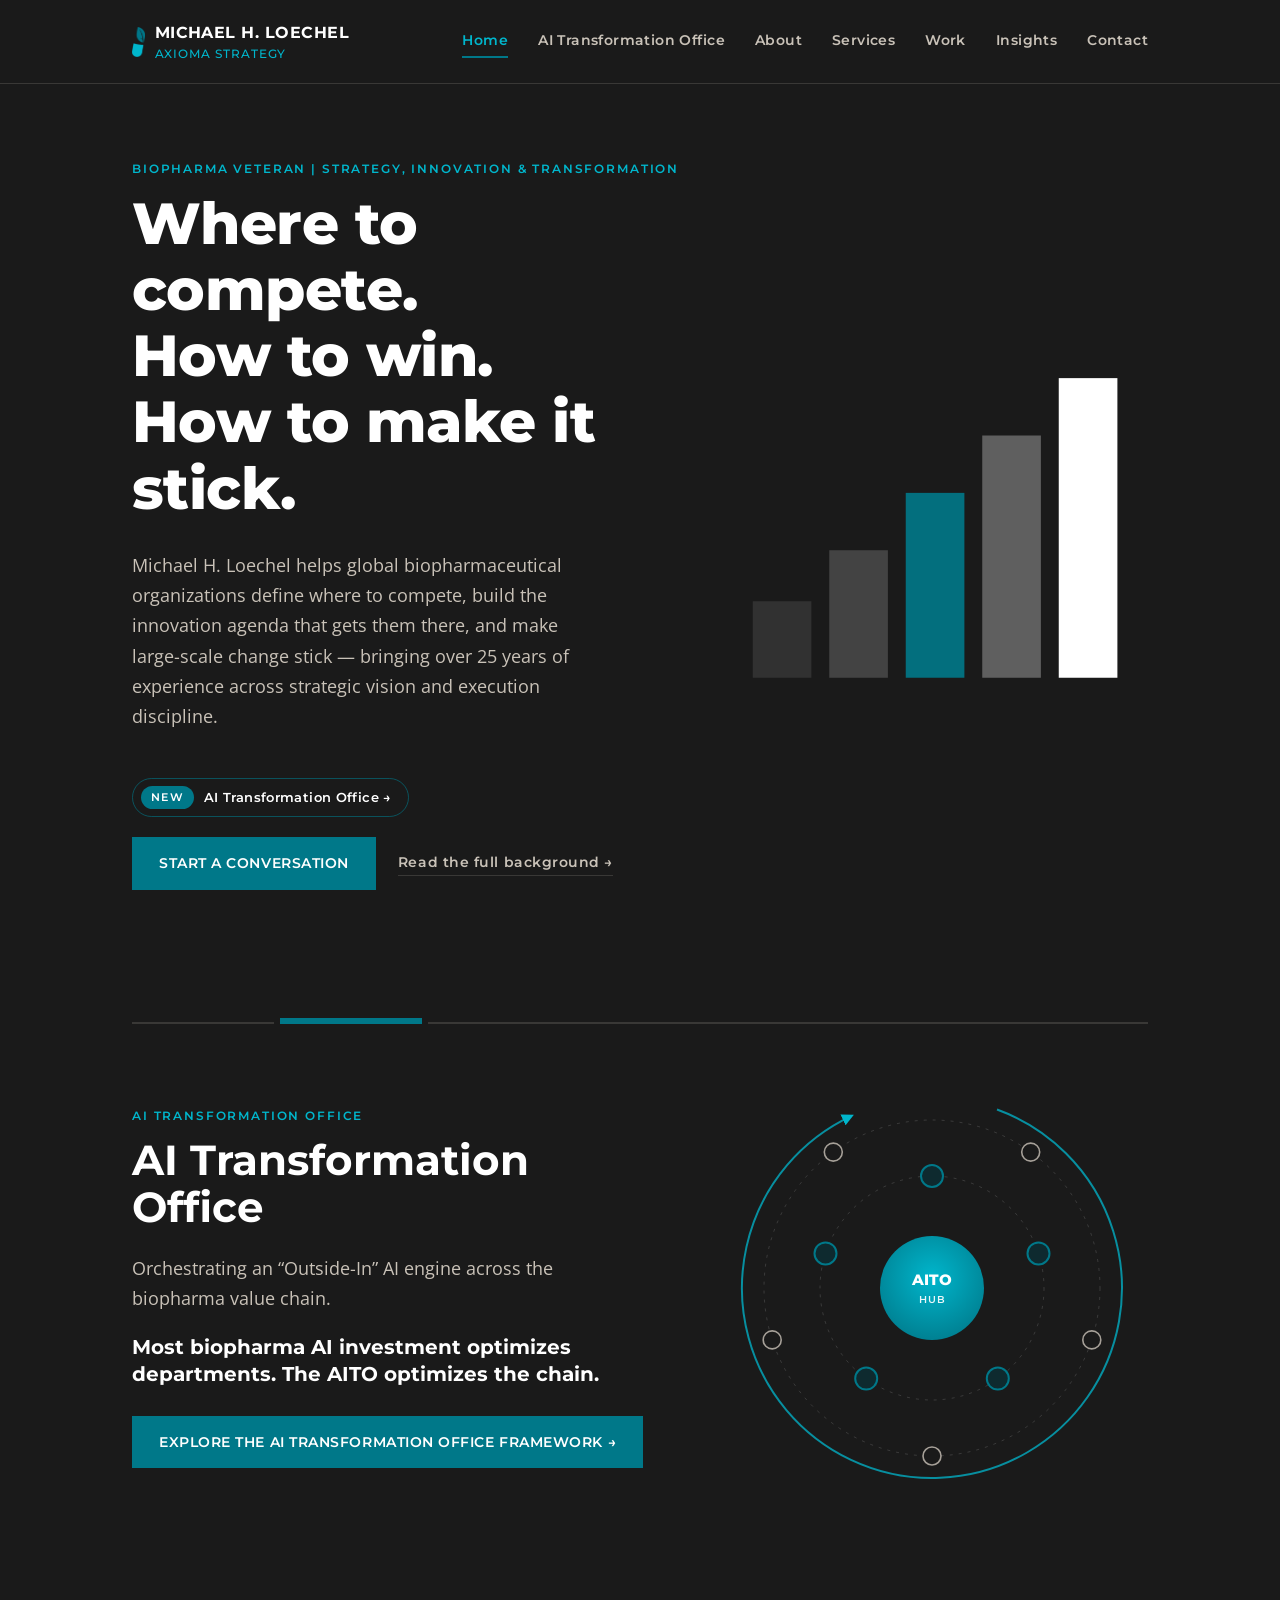
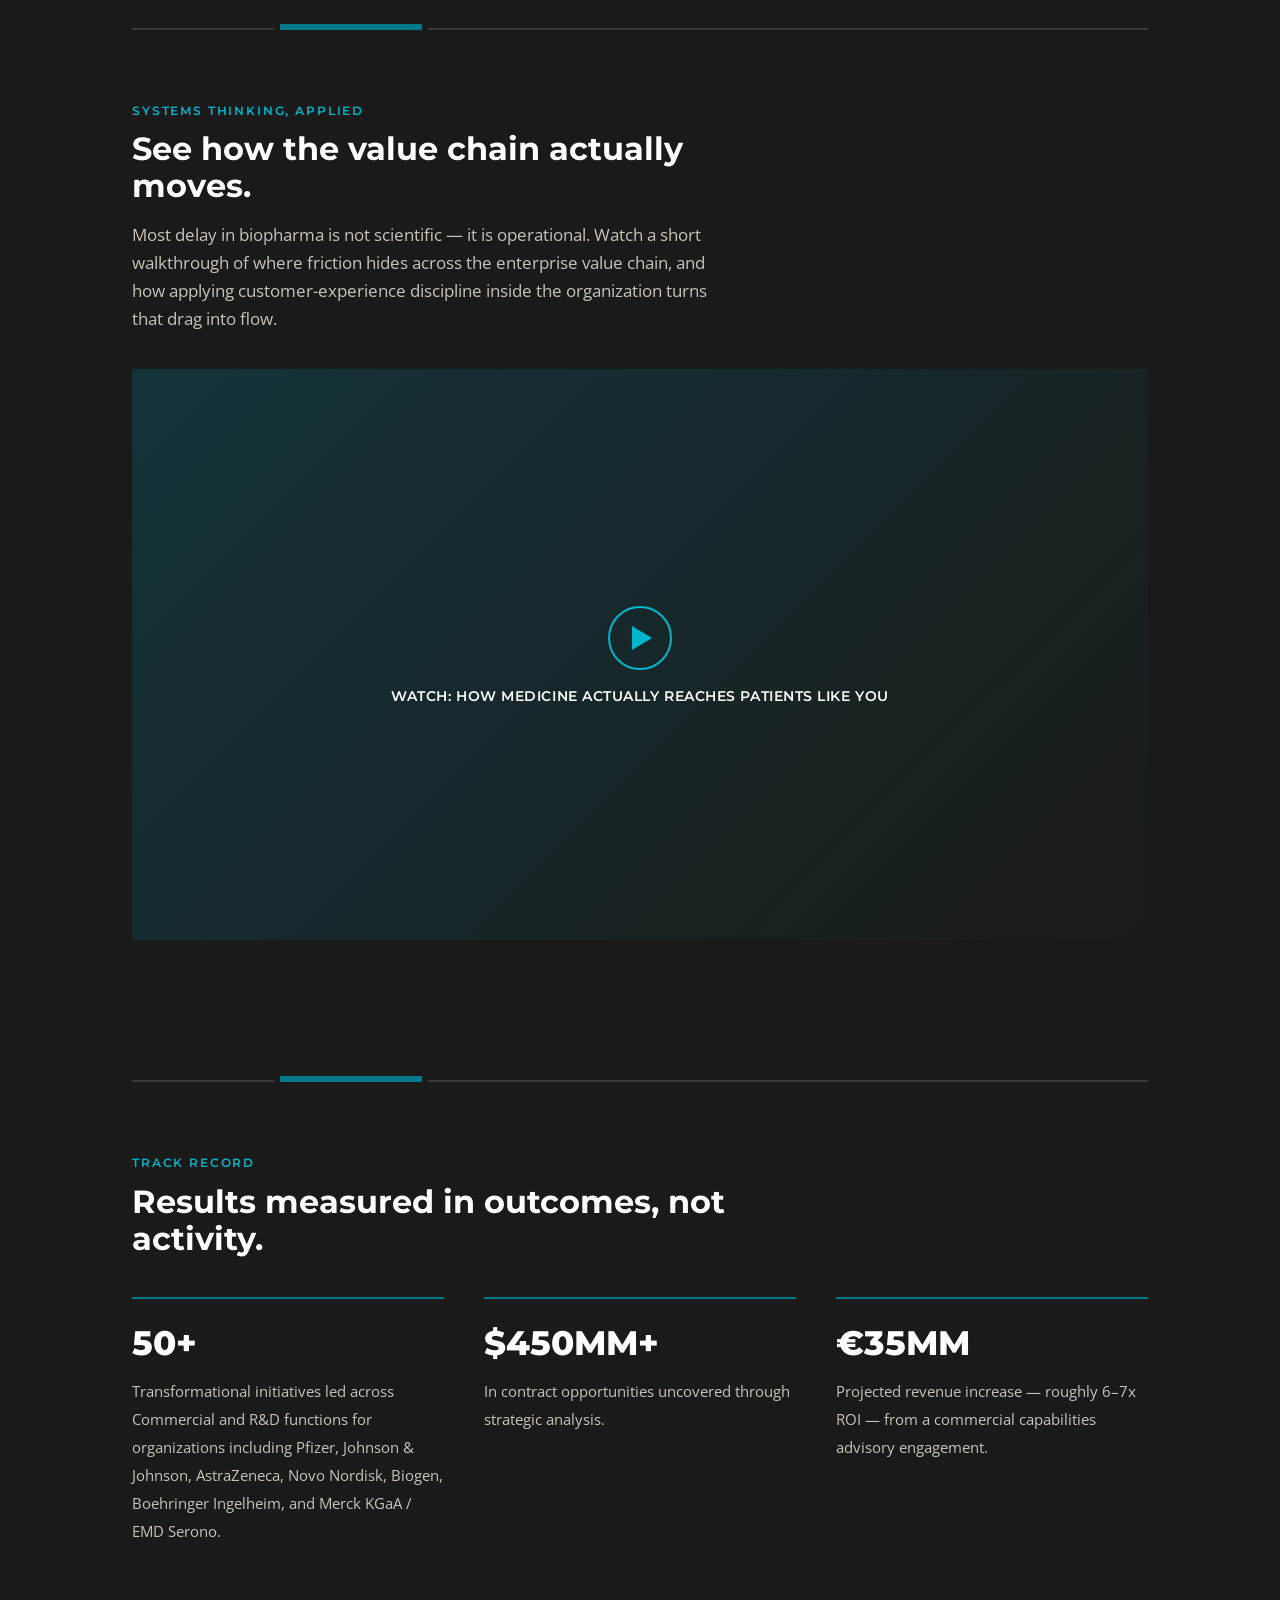
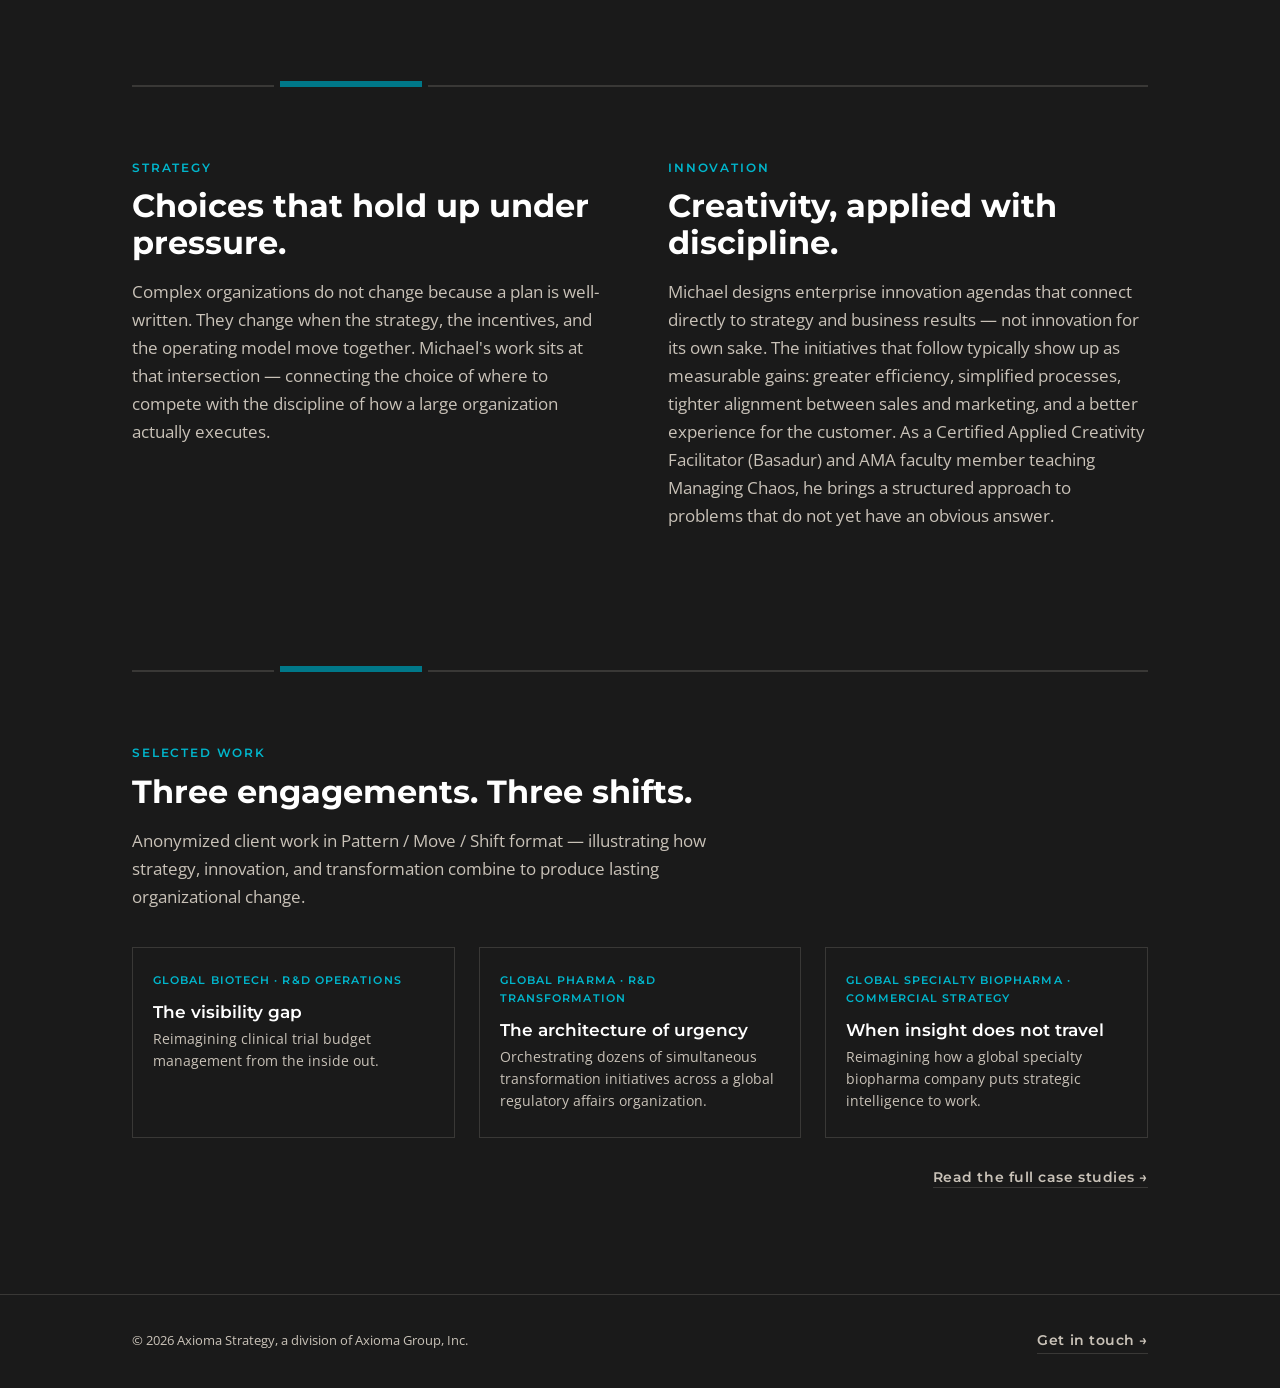
<file: index.html>
<!DOCTYPE html>
<html lang="en">
<head>
<meta charset="UTF-8">
<meta name="viewport" content="width=device-width, initial-scale=1.0">
<title>Michael H. Loechel — Strategy, Innovation &amp; Transformation</title>
<meta name="description" content="Michael H. Loechel helps global biopharmaceutical organizations define where to compete, how to win, and how to make large-scale change stick.">
<link rel="icon" href="favicon.png" type="image/png">
<link rel="stylesheet" href="style.css">
<style>
#vc-watch-frame-holder{position:absolute;inset:0;display:none;}
#vc-watch-frame-holder iframe{position:absolute;inset:0;width:100%;height:100%;border:0;}
#vc-watch-stop{
  position:absolute;top:12px;right:12px;z-index:2;
  width:32px;height:32px;border-radius:50%;
  background:rgba(10,10,10,0.55);border:none;color:var(--text);
  font-family:'Montserrat',Arial,sans-serif;font-size:16px;line-height:1;
  cursor:pointer;display:flex;align-items:center;justify-content:center;
}
#vc-watch-stop:hover{background:rgba(10,10,10,0.8);color:var(--copper-bright);}
</style>
</head>
<body>

<header class="site">
  <div class="nav-row">
    <a href="index.html" class="brand" style="text-decoration:none;">
      <img class="brand-mark" src="axioma-mark.png" alt="Axioma mark">
      <span class="brand-text">
        <span class="brand-name">Michael H. Loechel</span><br>
        <span class="brand-firm">Axioma Strategy</span>
      </span>
    </a>
    <nav class="main">
      <a href="index.html" class="active">Home</a>
      <a href="ai-transformation-office.html">AI Transformation Office</a>
      <a href="about.html">About</a>
      <a href="services.html">Services</a>
      <a href="work.html">Work</a>
      <a href="insights.html">Insights</a>
      <a href="contact.html">Contact</a>
    </nav>
  </div>
</header>

<main>
  <div class="wrap hero">
    <div class="hero-grid">
      <div>
        <span class="eyebrow">Biopharma Veteran | Strategy, Innovation &amp; Transformation</span>
        <h1>Where to compete.<br>How to win.<br>How to make it stick.</h1>
        <p class="hero-lede">Michael H. Loechel helps global biopharmaceutical organizations define where to compete, build the innovation agenda that gets them there, and make large-scale change stick — bringing over 25&nbsp;years of experience across strategic vision and execution discipline.</p>
        <a href="ai-transformation-office.html" class="aito-pill"><span>New</span> AI Transformation Office &#8594;</a>
        <div class="cta-row">
          <a href="contact.html" class="btn">Start a Conversation</a>
          <a href="about.html" class="btn-ghost">Read the full background →</a>
        </div>
      </div>
      <svg class="hero-cascade" viewBox="0 0 320 260" aria-hidden="true">
        <rect x="10" y="190" width="46" height="60" fill="#FFFFFF" opacity="0.1"/>
        <rect x="70" y="150" width="46" height="100" fill="#FFFFFF" opacity="0.18"/>
        <rect x="130" y="105" width="46" height="145" fill="#007889" opacity="0.9"/>
        <rect x="190" y="60" width="46" height="190" fill="#FFFFFF" opacity="0.3"/>
        <rect x="250" y="15" width="46" height="235" fill="#FFFFFF"/>
      </svg>
    </div>
  </div>

  <div class="wrap">
    <div class="cascade-divider"><span></span><span></span><span></span><span></span></div>
  </div>

  <div class="wrap">
    <section style="padding-top:0;">
      <div class="aito-feature">
        <div>
          <span class="eyebrow">AI Transformation Office</span>
          <h2 style="font-size:clamp(1.9rem,3.4vw,2.6rem);">AI Transformation Office</h2>
          <p class="aito-sub">Orchestrating an &ldquo;Outside-In&rdquo; AI engine across the biopharma value chain.</p>
          <p class="aito-punch">Most biopharma AI investment optimizes departments. The AITO optimizes the chain.</p>
          <a href="ai-transformation-office.html" class="btn">Explore the AI Transformation Office Framework &#8594;</a>
        </div>
<svg viewBox="0 0 400 400" xmlns="http://www.w3.org/2000/svg" role="img" aria-label="AI Transformation Office: an orchestration hub at the center, surrounded by a ring of internal functions and a ring of connected outcomes." class="aito-svg">
<defs><radialGradient id="aito-hub-s" cx="50%" cy="40%" r="70%"><stop offset="0%" stop-color="#00B6CC"/><stop offset="100%" stop-color="#007889"/></radialGradient><marker id="aito-arrow-s" viewBox="0 0 10 10" refX="8" refY="5" markerWidth="6" markerHeight="6" orient="auto-start-reverse"><path d="M0,0 L10,5 L0,10 z" fill="#00B6CC"/></marker></defs>
<circle cx="200" cy="200" r="112" fill="none" stroke="#FFFFFF" stroke-opacity="0.14" stroke-dasharray="3 6"/>
<circle cx="200" cy="200" r="168" fill="none" stroke="#FFFFFF" stroke-opacity="0.14" stroke-dasharray="3 6"/>
<path d="M265.0,21.5 A190,190 0 1 1 119.7,27.8" fill="none" stroke="#00B6CC" stroke-opacity="0.75" stroke-width="2" marker-end="url(#aito-arrow-s)"/>
<circle cx="200.0" cy="88.0" r="11" fill="#0E2A2F" stroke="#007889" stroke-width="2"/>
<circle cx="298.7" cy="64.1" r="9" fill="#1A1A1A" stroke="#C9C2B8" stroke-opacity="0.8" stroke-width="1.6"/>
<circle cx="306.5" cy="165.4" r="11" fill="#0E2A2F" stroke="#007889" stroke-width="2"/>
<circle cx="359.8" cy="251.9" r="9" fill="#1A1A1A" stroke="#C9C2B8" stroke-opacity="0.8" stroke-width="1.6"/>
<circle cx="265.8" cy="290.6" r="11" fill="#0E2A2F" stroke="#007889" stroke-width="2"/>
<circle cx="200.0" cy="368.0" r="9" fill="#1A1A1A" stroke="#C9C2B8" stroke-opacity="0.8" stroke-width="1.6"/>
<circle cx="134.2" cy="290.6" r="11" fill="#0E2A2F" stroke="#007889" stroke-width="2"/>
<circle cx="40.2" cy="251.9" r="9" fill="#1A1A1A" stroke="#C9C2B8" stroke-opacity="0.8" stroke-width="1.6"/>
<circle cx="93.5" cy="165.4" r="11" fill="#0E2A2F" stroke="#007889" stroke-width="2"/>
<circle cx="101.3" cy="64.1" r="9" fill="#1A1A1A" stroke="#C9C2B8" stroke-opacity="0.8" stroke-width="1.6"/>
<circle cx="200" cy="200" r="52" fill="url(#aito-hub-s)"/>
<text x="200" y="197" text-anchor="middle" font-family="Montserrat,Arial,sans-serif" font-size="15" font-weight="800" fill="#FFFFFF">AITO</text>
<text x="200" y="215" text-anchor="middle" font-family="Montserrat,Arial,sans-serif" font-size="9.5" font-weight="600" letter-spacing="1" fill="#EAF7F9">HUB</text>
</svg>
      </div>
    </section>
  </div>

  <div class="wrap"><div class="cascade-divider"><span></span><span></span><span></span><span></span></div></div>

  <div class="wrap">
    <section>
      <div class="section-head">
        <span class="eyebrow">Systems Thinking, Applied</span>
        <h2>See how the value chain actually moves.</h2>
        <p>Most delay in biopharma is not scientific — it is operational. Watch a short walkthrough of where friction hides across the enterprise value chain, and how applying customer-experience discipline inside the organization turns that drag into flow.</p>
      </div>
      <div id="vc-watch-container" style="position:relative;aspect-ratio:16/9;overflow:hidden;">
        <button type="button" id="vc-watch-trigger" style="display:block;width:100%;height:100%;padding:0;margin:0;border:0;background:none;cursor:pointer;">
          <div style="position:absolute;inset:0;background:linear-gradient(135deg, rgba(0,120,137,0.28), rgba(26,26,26,0.92));display:flex;flex-direction:column;align-items:center;justify-content:center;gap:18px;">
            <div style="width:64px;height:64px;border-radius:50%;border:2px solid var(--copper-bright);display:flex;align-items:center;justify-content:center;">
              <div style="width:0;height:0;border-top:12px solid transparent;border-bottom:12px solid transparent;border-left:20px solid var(--copper-bright);margin-left:4px;"></div>
            </div>
            <span style="font-family:'Montserrat',Arial,sans-serif;font-weight:600;letter-spacing:.04em;color:var(--text);text-transform:uppercase;font-size:.85rem;text-align:center;padding:0 20px;">Watch: How medicine actually reaches patients like you</span>
          </div>
        </button>
        <div id="vc-watch-frame-holder">
          <button type="button" id="vc-watch-stop" aria-label="Stop">&times;</button>
        </div>
      </div>
    </section>
  </div>

  <div class="wrap">
    <div class="cascade-divider"><span></span><span></span><span></span><span></span></div>
  </div>

  <div class="wrap">
    <section>
      <div class="section-head">
        <span class="eyebrow">Track Record</span>
        <h2>Results measured in outcomes, not activity.</h2>
      </div>
      <div class="stat-row">
        <div class="stat">
          <span class="num">50+</span>
          <span class="label">Transformational initiatives led across Commercial and R&amp;D functions for organizations including Pfizer, Johnson &amp; Johnson, AstraZeneca, Novo Nordisk, Biogen, Boehringer Ingelheim, and Merck KGaA / EMD Serono.</span>
        </div>
        <div class="stat">
          <span class="num">$450MM+</span>
          <span class="label">In contract opportunities uncovered through strategic analysis.</span>
        </div>
        <div class="stat">
          <span class="num">€35MM</span>
          <span class="label">Projected revenue increase — roughly 6–7x ROI — from a commercial capabilities advisory engagement.</span>
        </div>
      </div>
    </section>
  </div>

  <div class="wrap">
    <div class="cascade-divider"><span></span><span></span><span></span><span></span></div>
  </div>

  <div class="wrap">
    <section>
      <div class="two-col">
        <div>
          <span class="eyebrow">Strategy</span>
          <h2>Choices that hold up under pressure.</h2>
          <p>Complex organizations do not change because a plan is well-written. They change when the strategy, the incentives, and the operating model move together. Michael's work sits at that intersection — connecting the choice of where to compete with the discipline of how a large organization actually executes.</p>
        </div>
        <div>
          <span class="eyebrow">Innovation</span>
          <h2>Creativity, applied with discipline.</h2>
          <p>Michael designs enterprise innovation agendas that connect directly to strategy and business results — not innovation for its own sake. The initiatives that follow typically show up as measurable gains: greater efficiency, simplified processes, tighter alignment between sales and marketing, and a better experience for the customer. As a Certified Applied Creativity Facilitator (Basadur) and AMA faculty member teaching Managing Chaos, he brings a structured approach to problems that do not yet have an obvious answer.</p>
        </div>
      </div>
    </section>
  </div>

  <div class="wrap">
    <div class="cascade-divider"><span></span><span></span><span></span><span></span></div>
  </div>

  <div class="wrap">
    <section>
      <div class="section-head">
        <span class="eyebrow">Selected Work</span>
        <h2>Three engagements. Three shifts.</h2>
        <p>Anonymized client work in Pattern&nbsp;/&nbsp;Move&nbsp;/&nbsp;Shift format — illustrating how strategy, innovation, and transformation combine to produce lasting organizational change.</p>
      </div>
      <div class="cs-preview-row">
        <a href="work.html#cs1" class="cs-preview-card">
          <span class="cs-preview-tag">Global Biotech · R&amp;D Operations</span>
          <h3>The visibility gap</h3>
          <p>Reimagining clinical trial budget management from the inside out.</p>
        </a>
        <a href="work.html#cs2" class="cs-preview-card">
          <span class="cs-preview-tag">Global Pharma · R&amp;D Transformation</span>
          <h3>The architecture of urgency</h3>
          <p>Orchestrating dozens of simultaneous transformation initiatives across a global regulatory affairs organization.</p>
        </a>
        <a href="work.html#cs3" class="cs-preview-card">
          <span class="cs-preview-tag">Global Specialty Biopharma · Commercial Strategy</span>
          <h3>When insight does not travel</h3>
          <p>Reimagining how a global specialty biopharma company puts strategic intelligence to work.</p>
        </a>
      </div>
      <div style="text-align:right;margin-top:24px;">
        <a href="work.html" class="btn-ghost">Read the full case studies &#8594;</a>
      </div>
    </section>
  </div>
</main>

<footer class="site">
  <div class="wrap footer-row">
    <span class="footer-legal">© 2026 Axioma Strategy, a division of Axioma Group, Inc.</span>
    <a href="contact.html" class="btn-ghost">Get in touch →</a>
  </div>
</footer>

<script>
(function(){
  var trigger = document.getElementById('vc-watch-trigger');
  var frameHolder = document.getElementById('vc-watch-frame-holder');
  var stopBtn = document.getElementById('vc-watch-stop');
  var iframe = null;

  function playInline(){
    trigger.style.display = 'none';
    if (!iframe) {
      iframe = document.createElement('iframe');
      iframe.title = 'The Biopharma Value Chain, In Motion';
      iframe.loading = 'lazy';
      frameHolder.appendChild(iframe);
    }
    iframe.src = 'value-chain-embed.html';
    frameHolder.style.display = 'block';
  }
  function stopInline(){
    frameHolder.style.display = 'none';
    if (iframe) iframe.src = '';
    trigger.style.display = 'block';
  }

  trigger.addEventListener('click', playInline);
  stopBtn.addEventListener('click', stopInline);
})();
</script>

</body>
</html>
</file>
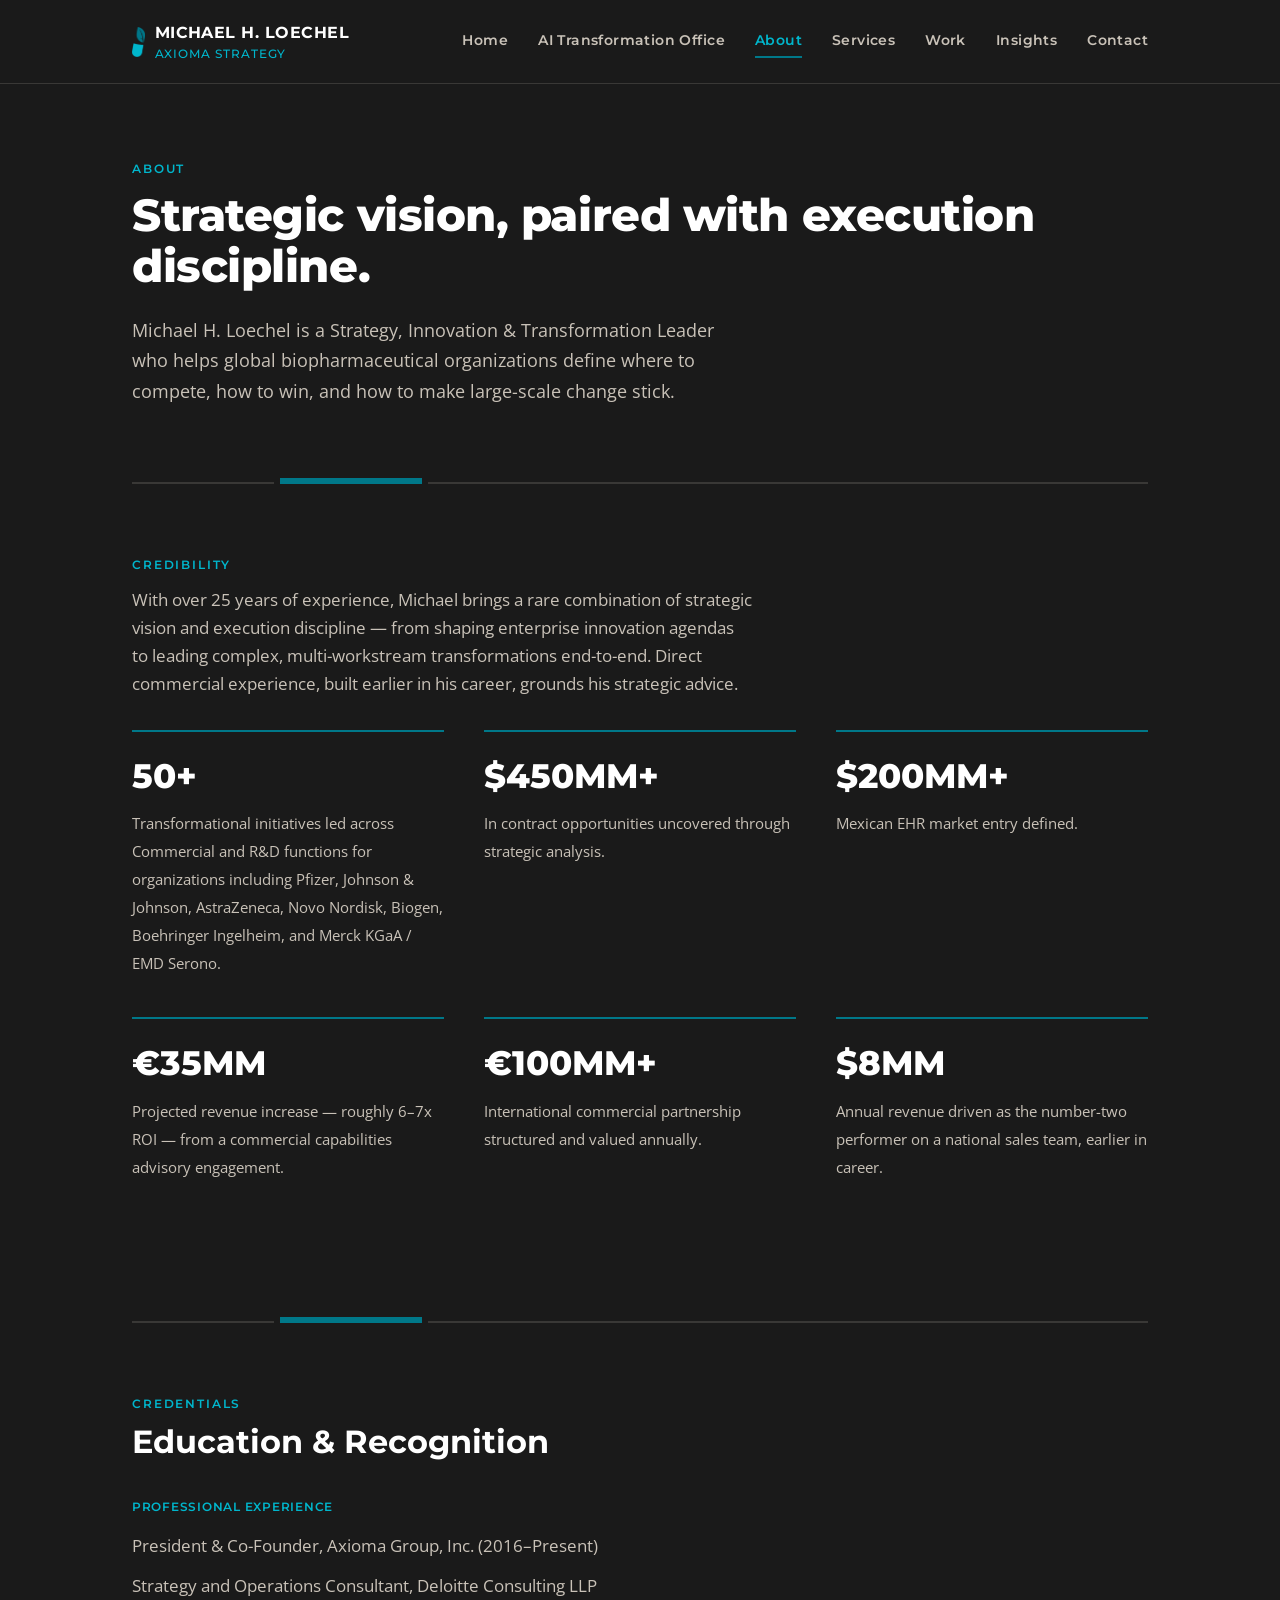
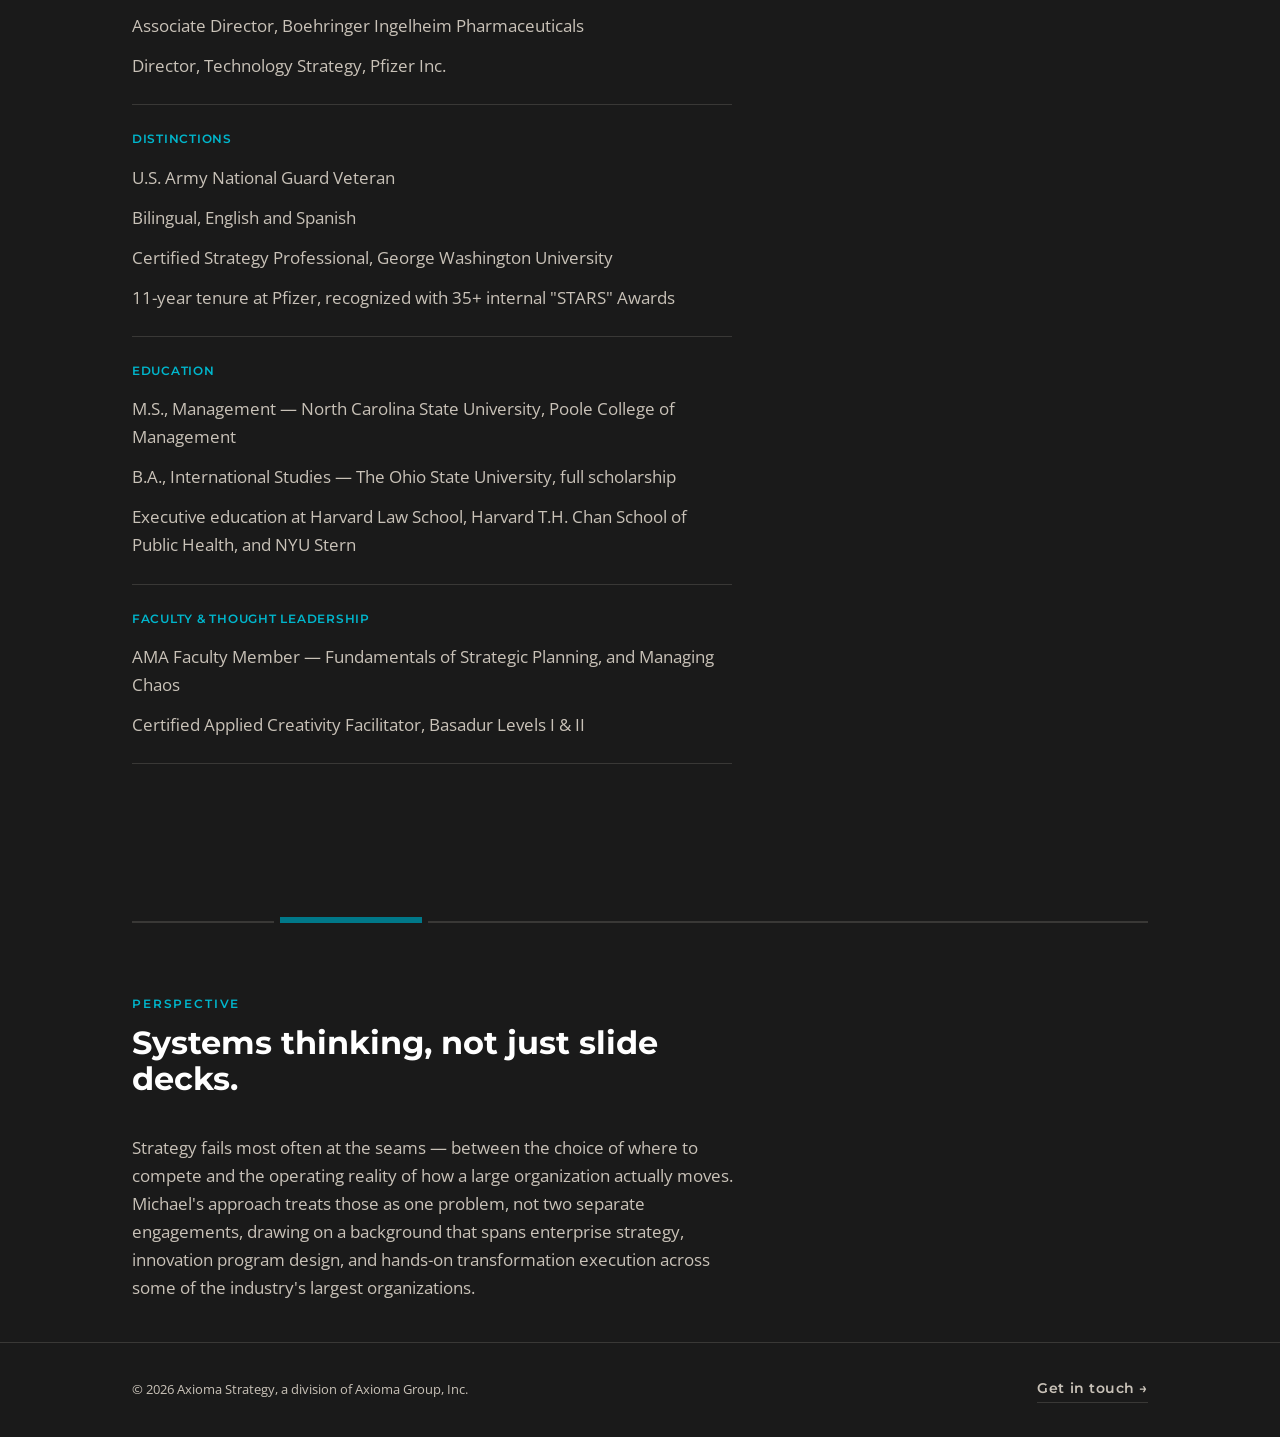
<file: about.html>
<!DOCTYPE html>
<html lang="en">
<head>
<meta charset="UTF-8">
<meta name="viewport" content="width=device-width, initial-scale=1.0">
<title>About — Michael H. Loechel</title>
<meta name="description" content="Background, credentials, and track record of Michael H. Loechel, Strategy, Innovation & Transformation Leader.">
<link rel="icon" href="favicon.png" type="image/png">
<link rel="stylesheet" href="style.css">
</head>
<body>

<header class="site">
  <div class="nav-row">
    <a href="index.html" class="brand" style="text-decoration:none;">
      <img class="brand-mark" src="axioma-mark.png" alt="Axioma mark">
      <span class="brand-text">
        <span class="brand-name">Michael H. Loechel</span><br>
        <span class="brand-firm">Axioma Strategy</span>
      </span>
    </a>
    <nav class="main">
      <a href="index.html">Home</a>
      <a href="ai-transformation-office.html">AI Transformation Office</a>
      <a href="about.html" class="active">About</a>
      <a href="services.html">Services</a>
      <a href="work.html">Work</a>
      <a href="insights.html">Insights</a>
      <a href="contact.html">Contact</a>
    </nav>
  </div>
</header>

<main>
  <div class="wrap hero" style="padding-bottom:0;">
    <span class="eyebrow">About</span>
    <h1 style="font-size:clamp(2rem,3.6vw,2.8rem);">Strategic vision, paired with execution discipline.</h1>
    <p class="hero-lede" style="max-width:62ch;">Michael H. Loechel is a Strategy, Innovation &amp; Transformation Leader who helps global biopharmaceutical organizations define where to compete, how to win, and how to make large-scale change stick.</p>
  </div>

  <div class="wrap"><div class="cascade-divider"><span></span><span></span><span></span><span></span></div></div>

  <div class="wrap">
    <section>
      <span class="eyebrow">Credibility</span>
      <p style="max-width:62ch;">With over 25 years of experience, Michael brings a rare combination of strategic vision and execution discipline — from shaping enterprise innovation agendas to leading complex, multi-workstream transformations end-to-end. Direct commercial experience, built earlier in his career, grounds his strategic advice.</p>
      <div class="stat-row" style="margin-top:32px;">
        <div class="stat">
          <span class="num">50+</span>
          <span class="label">Transformational initiatives led across Commercial and R&amp;D functions for organizations including Pfizer, Johnson &amp; Johnson, AstraZeneca, Novo Nordisk, Biogen, Boehringer Ingelheim, and Merck KGaA / EMD Serono.</span>
        </div>
        <div class="stat">
          <span class="num">$450MM+</span>
          <span class="label">In contract opportunities uncovered through strategic analysis.</span>
        </div>
        <div class="stat">
          <span class="num">$200MM+</span>
          <span class="label">Mexican EHR market entry defined.</span>
        </div>
        <div class="stat">
          <span class="num">€35MM</span>
          <span class="label">Projected revenue increase — roughly 6–7x ROI — from a commercial capabilities advisory engagement.</span>
        </div>
        <div class="stat">
          <span class="num">€100MM+</span>
          <span class="label">International commercial partnership structured and valued annually.</span>
        </div>
        <div class="stat">
          <span class="num">$8MM</span>
          <span class="label">Annual revenue driven as the number-two performer on a national sales team, earlier in career.</span>
        </div>
      </div>
    </section>
  </div>

  <div class="wrap"><div class="cascade-divider"><span></span><span></span><span></span><span></span></div></div>

  <div class="wrap">
    <section>
      <div class="section-head">
        <span class="eyebrow">Credentials</span>
        <h2>Education &amp; Recognition</h2>
      </div>
      <dl class="credentials" style="max-width:60ch;">
        <dt>Professional Experience</dt>
        <dd>
          <ul class="list-clean">
            <li>President &amp; Co-Founder, Axioma Group, Inc. (2016–Present)</li>
            <li>Strategy and Operations Consultant, Deloitte Consulting LLP</li>
            <li>Associate Director, Boehringer Ingelheim Pharmaceuticals</li>
            <li>Director, Technology Strategy, Pfizer Inc.</li>
          </ul>
        </dd>

        <dt>Distinctions</dt>
        <dd>
          <ul class="list-clean">
            <li>U.S. Army National Guard Veteran</li>
            <li>Bilingual, English and Spanish</li>
            <li>Certified Strategy Professional, George Washington University</li>
            <li>11-year tenure at Pfizer, recognized with 35+ internal "STARS" Awards</li>
          </ul>
        </dd>

        <dt>Education</dt>
        <dd>
          <ul class="list-clean">
            <li>M.S., Management — North Carolina State University, Poole College of Management</li>
            <li>B.A., International Studies — The Ohio State University, full scholarship</li>
            <li>Executive education at Harvard Law School, Harvard T.H. Chan School of Public Health, and NYU Stern</li>
          </ul>
        </dd>

        <dt>Faculty &amp; Thought Leadership</dt>
        <dd>
          <ul class="list-clean">
            <li>AMA Faculty Member — Fundamentals of Strategic Planning, and Managing Chaos</li>
            <li>Certified Applied Creativity Facilitator, Basadur Levels I &amp; II</li>
          </ul>
        </dd>
      </dl>
    </section>
  </div>

  <div class="wrap"><div class="cascade-divider"><span></span><span></span><span></span><span></span></div></div>

  <div class="wrap">
    <section style="padding-bottom:0;">
      <div class="section-head">
        <span class="eyebrow">Perspective</span>
        <h2>Systems thinking, not just slide decks.</h2>
      </div>
      <p style="max-width:62ch;">Strategy fails most often at the seams — between the choice of where to compete and the operating reality of how a large organization actually moves. Michael's approach treats those as one problem, not two separate engagements, drawing on a background that spans enterprise strategy, innovation program design, and hands-on transformation execution across some of the industry's largest organizations.</p>
    </section>
  </div>
</main>

<footer class="site">
  <div class="wrap footer-row">
    <span class="footer-legal">© 2026 Axioma Strategy, a division of Axioma Group, Inc.</span>
    <a href="contact.html" class="btn-ghost">Get in touch →</a>
  </div>
</footer>

</body>
</html>
</file>
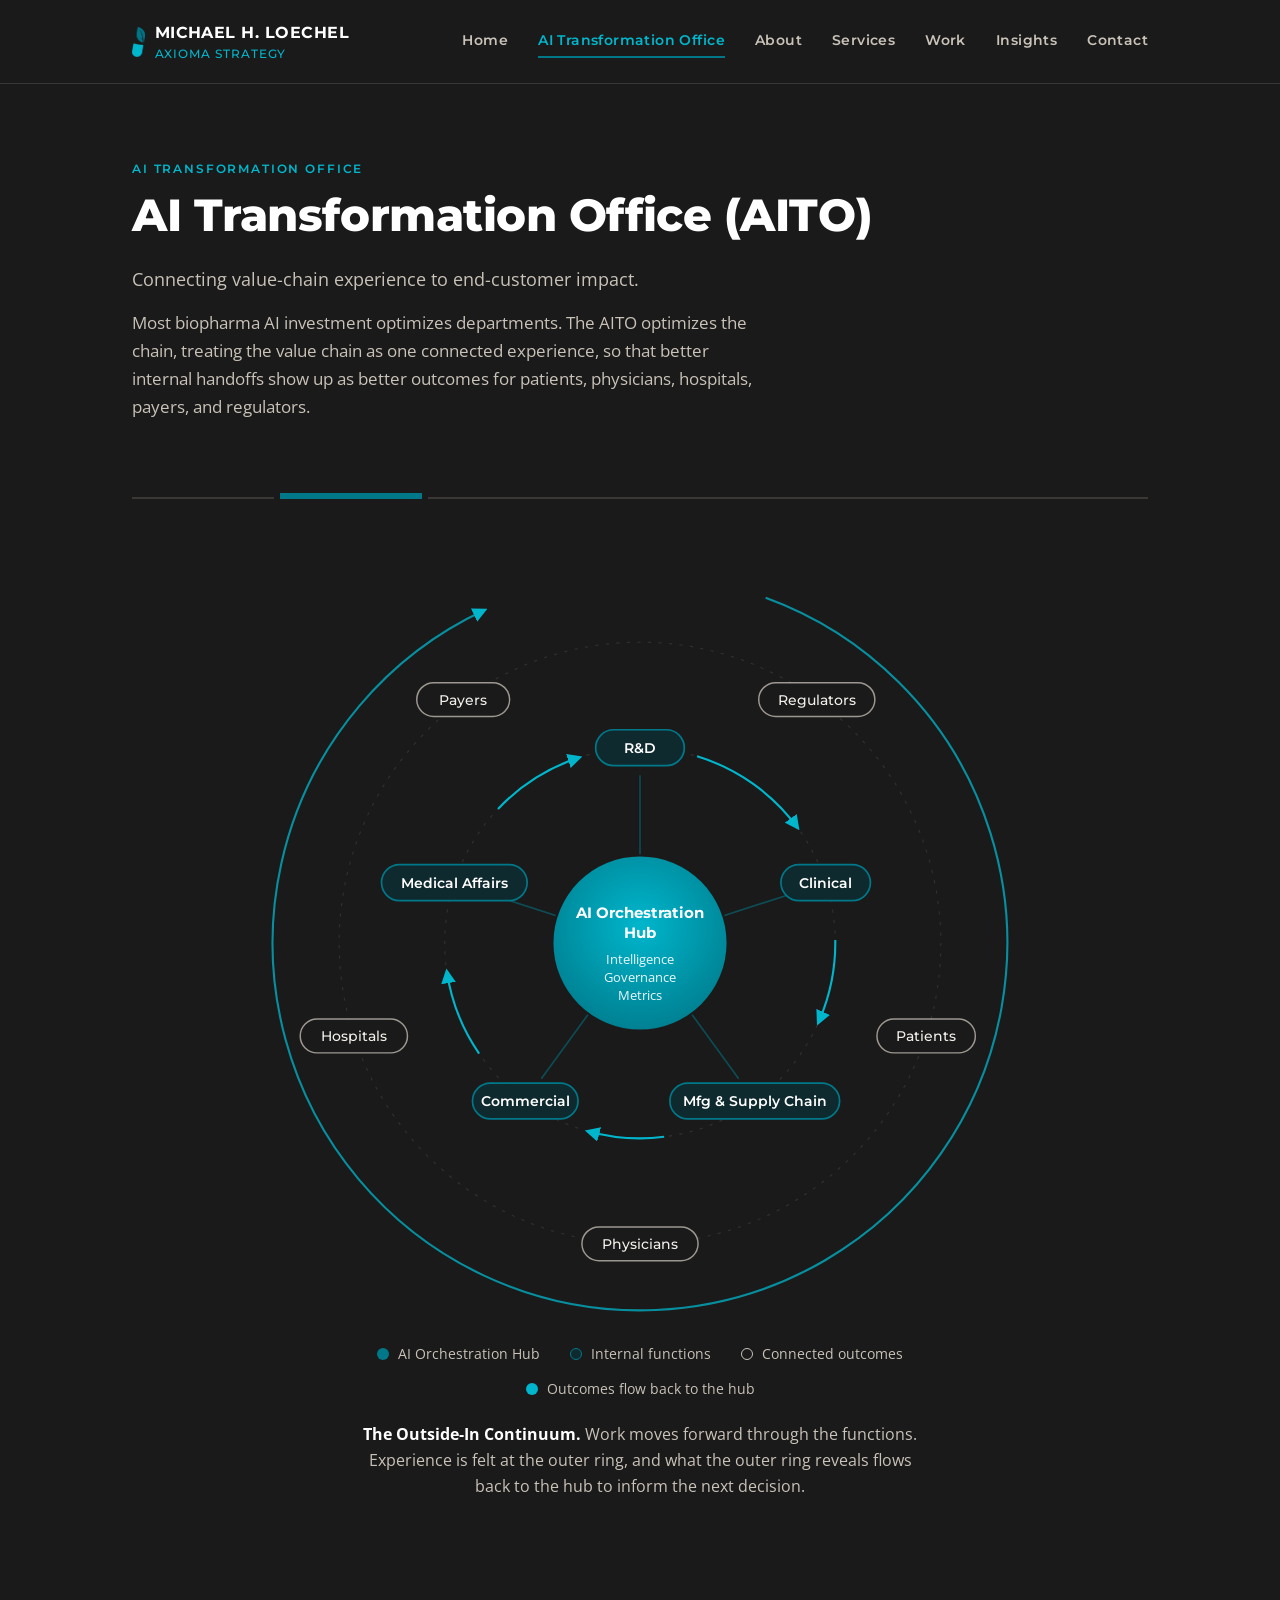
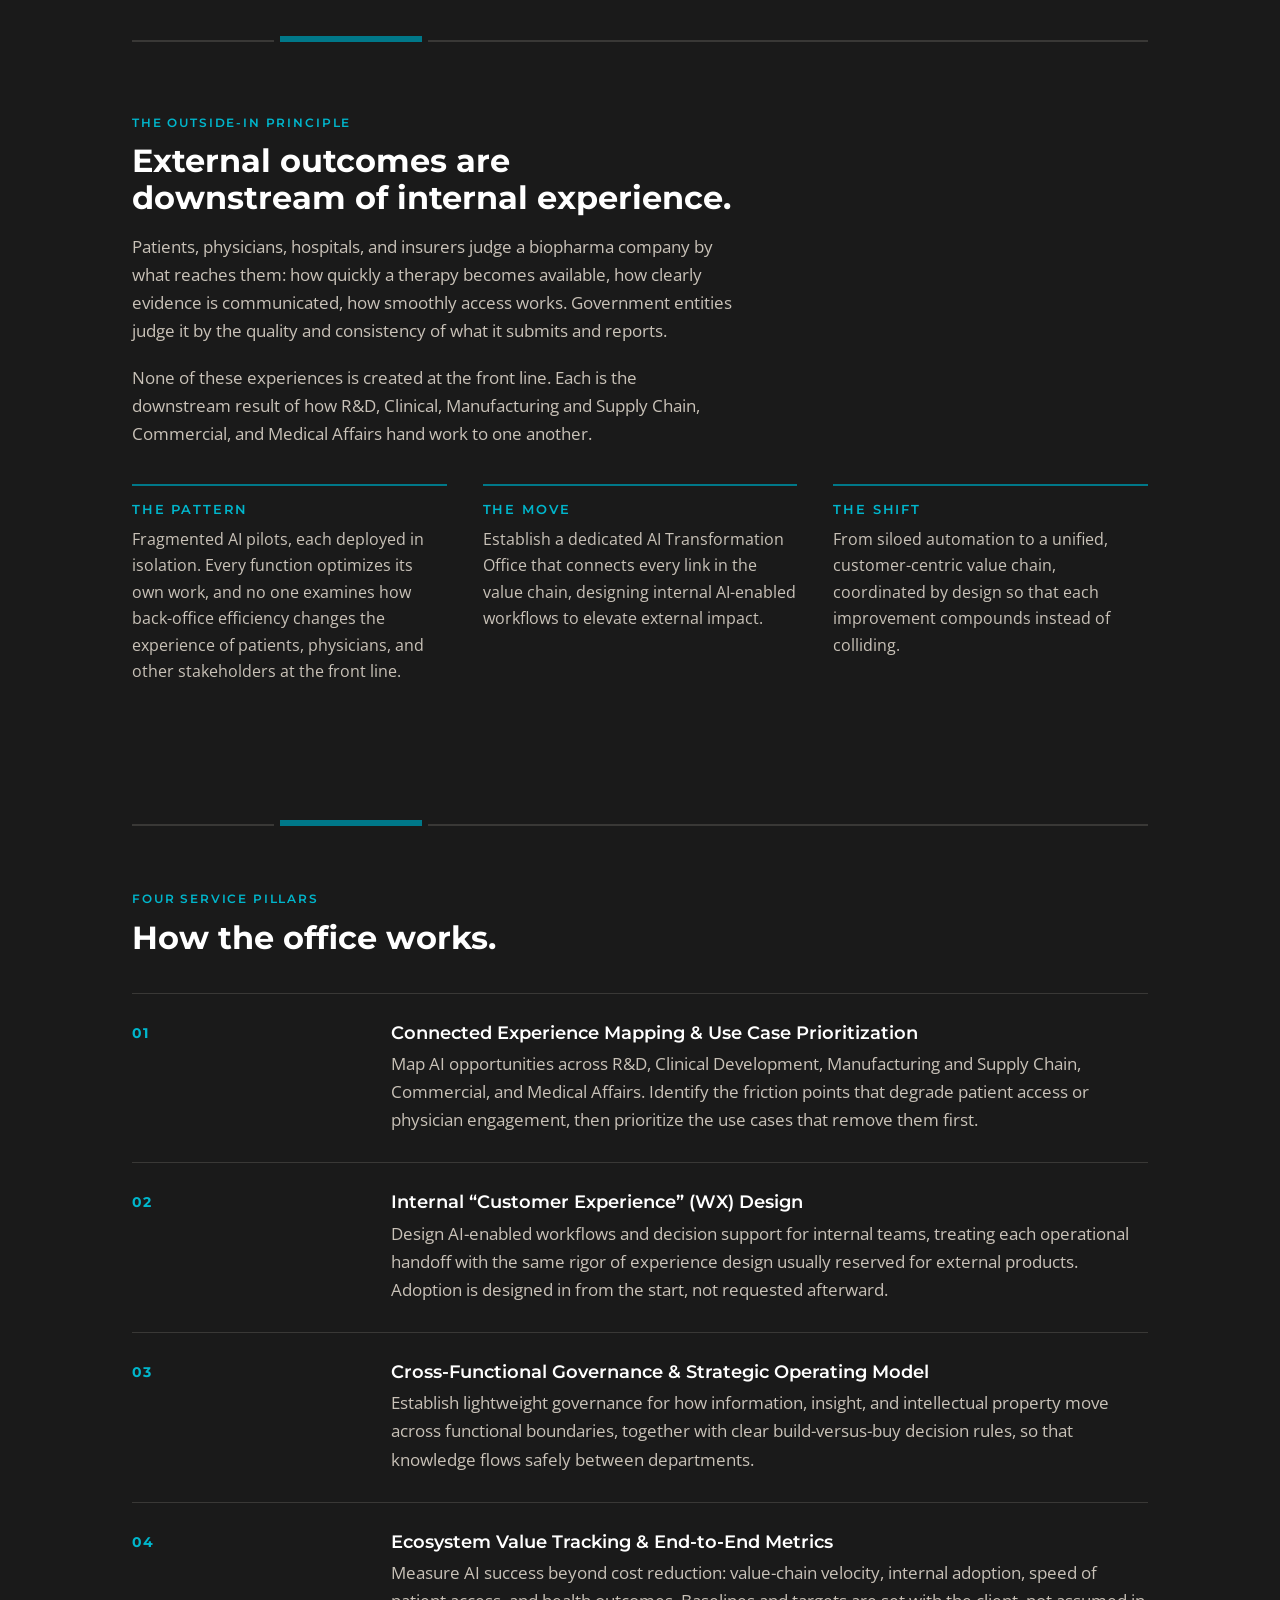
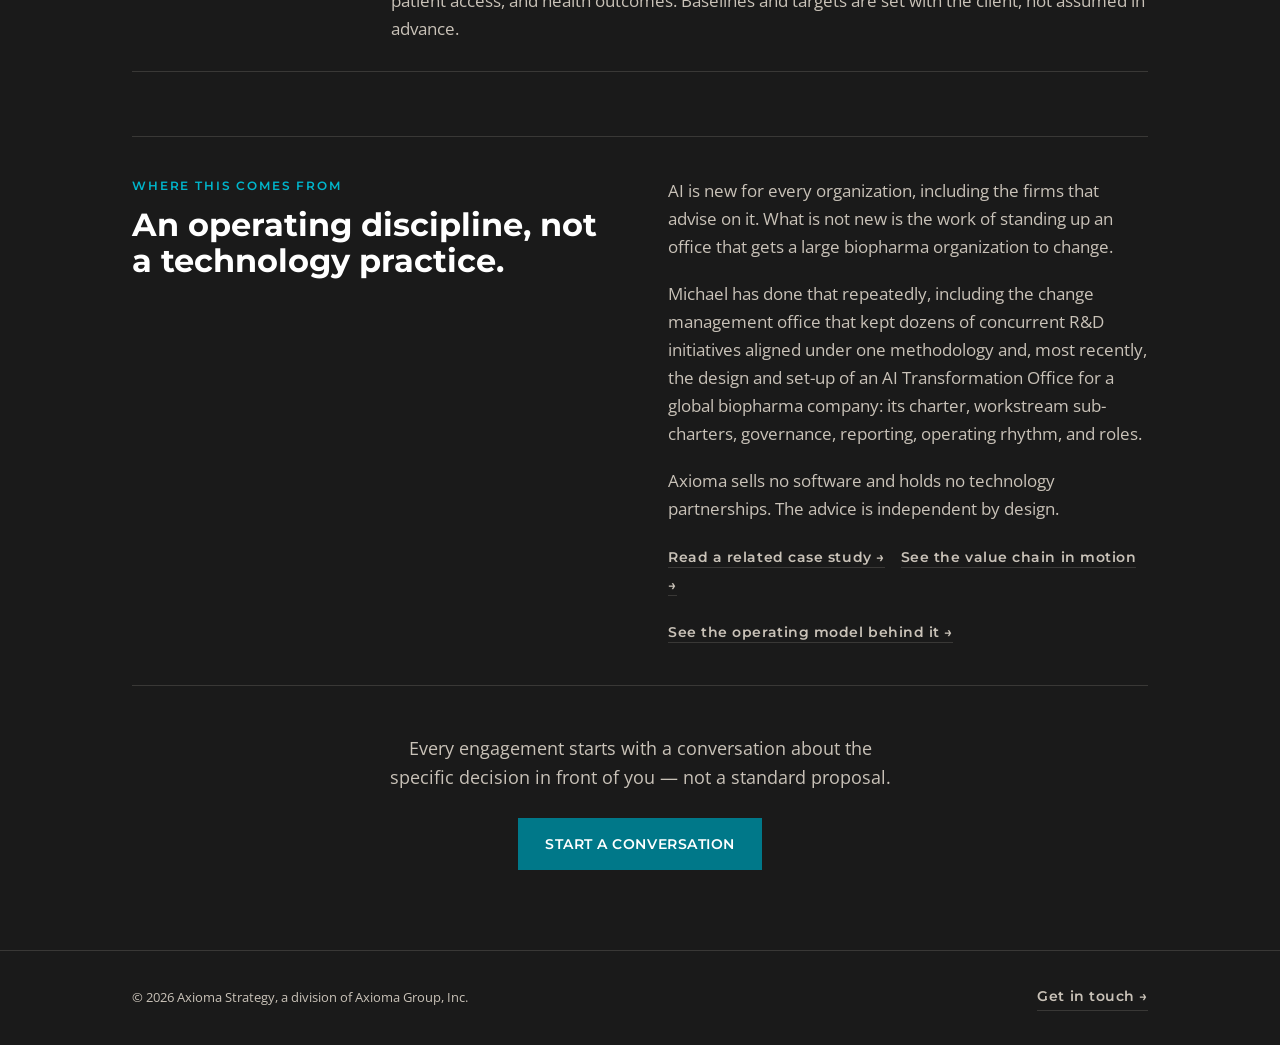
<file: ai-transformation-office.html>
<!DOCTYPE html>
<html lang="en">
<head>
<meta charset="UTF-8">
<meta name="viewport" content="width=device-width, initial-scale=1.0">
<title>AI Transformation Office — Michael H. Loechel</title>
<meta name="description" content="The AI Transformation Office connects value-chain experience to end-customer impact across biopharma, from R&D to patients, physicians, hospitals, payers, and regulators.">
<link rel="icon" href="favicon.png" type="image/png">
<link rel="stylesheet" href="style.css">
</head>
<body>

<header class="site">
  <div class="nav-row">
    <a href="index.html" class="brand" style="text-decoration:none;">
      <img class="brand-mark" src="axioma-mark.png" alt="Axioma mark">
      <span class="brand-text">
        <span class="brand-name">Michael H. Loechel</span><br>
        <span class="brand-firm">Axioma Strategy</span>
      </span>
    </a>
    <nav class="main">
      <a href="index.html">Home</a>
      <a href="ai-transformation-office.html" class="active">AI Transformation Office</a>
      <a href="about.html">About</a>
      <a href="services.html">Services</a>
      <a href="work.html">Work</a>
      <a href="insights.html">Insights</a>
      <a href="contact.html">Contact</a>
    </nav>
  </div>
</header>

<main>
  <div class="wrap hero" style="padding-bottom:0;">
    <span class="eyebrow">AI Transformation Office</span>
    <h1 style="font-size:clamp(2rem,3.6vw,2.8rem);">AI Transformation Office (AITO)</h1>
    <p class="hero-lede" style="max-width:56ch;margin-bottom:.8em;">Connecting value-chain experience to end-customer impact.</p>
    <p style="max-width:62ch;">Most biopharma AI investment optimizes departments. The AITO optimizes the chain, treating the value chain as one connected experience, so that better internal handoffs show up as better outcomes for patients, physicians, hospitals, payers, and regulators.</p>
  </div>

  <div class="wrap"><div class="cascade-divider"><span></span><span></span><span></span><span></span></div></div>

  <div class="wrap">
    <section style="padding-top:0;">
      <div class="aito-diagram">
<svg viewBox="0 0 720 720" xmlns="http://www.w3.org/2000/svg" role="img" aria-labelledby="aito-dt aito-dd" class="aito-svg">
<title id="aito-dt">The Outside-In Continuum</title>
<desc id="aito-dd">Concentric diagram. At the center, an AI Orchestration Hub covering intelligence, governance, and metrics. Around it, five internal functions in sequence: R&amp;D, Clinical, Manufacturing and Supply Chain, Commercial, and Medical Affairs. On the outer ring, the five connected outcomes: Regulators, Patients, Physicians, Hospitals, and Payers. A return arc shows outcomes flowing back to the hub.</desc>
<defs>
<radialGradient id="aito-hub" cx="50%" cy="40%" r="70%"><stop offset="0%" stop-color="#00B6CC"/><stop offset="100%" stop-color="#007889"/></radialGradient>
<marker id="aito-arrow" viewBox="0 0 10 10" refX="8" refY="5" markerWidth="7" markerHeight="7" orient="auto-start-reverse"><path d="M0,0 L10,5 L0,10 z" fill="#00B6CC"/></marker>
<marker id="aito-arrow-w" viewBox="0 0 10 10" refX="8" refY="5" markerWidth="7" markerHeight="7" orient="auto-start-reverse"><path d="M0,0 L10,5 L0,10 z" fill="#C9C2B8"/></marker>
</defs>
<circle cx="360" cy="360" r="185" fill="none" stroke="#FFFFFF" stroke-opacity="0.10" stroke-dasharray="3 7"/>
<circle cx="360" cy="360" r="285" fill="none" stroke="#FFFFFF" stroke-opacity="0.10" stroke-dasharray="3 7"/>
<path d="M479.0,33.0 A348,348 0 1 1 212.9,44.6" fill="none" stroke="#00B6CC" stroke-opacity="0.75" stroke-width="2" marker-end="url(#aito-arrow)"/>
<path d="M414.1,183.1 A185,185 0 0 1 509.4,250.9" fill="none" stroke="#00B6CC" stroke-width="2" marker-end="url(#aito-arrow)"/>
<path d="M545.0,357.2 A185,185 0 0 1 528.9,435.5" fill="none" stroke="#00B6CC" stroke-width="2" marker-end="url(#aito-arrow)"/>
<path d="M382.9,543.6 A185,185 0 0 1 310.5,538.3" fill="none" stroke="#00B6CC" stroke-width="2" marker-end="url(#aito-arrow)"/>
<path d="M207.6,464.8 A185,185 0 0 1 177.0,386.9" fill="none" stroke="#00B6CC" stroke-width="2" marker-end="url(#aito-arrow)"/>
<path d="M225.5,233.0 A185,185 0 0 1 302.8,184.1" fill="none" stroke="#00B6CC" stroke-width="2" marker-end="url(#aito-arrow)"/>
<line x1="360.0" y1="276.0" x2="360.0" y2="201.0" stroke="#007889" stroke-opacity="0.55" stroke-width="1.5"/>
<line x1="439.9" y1="334.0" x2="511.2" y2="310.9" stroke="#007889" stroke-opacity="0.55" stroke-width="1.5"/>
<line x1="409.4" y1="428.0" x2="453.5" y2="488.6" stroke="#007889" stroke-opacity="0.55" stroke-width="1.5"/>
<line x1="310.6" y1="428.0" x2="266.5" y2="488.6" stroke="#007889" stroke-opacity="0.55" stroke-width="1.5"/>
<line x1="280.1" y1="334.0" x2="208.8" y2="310.9" stroke="#007889" stroke-opacity="0.55" stroke-width="1.5"/>
<rect x="318.0" y="158.0" width="84.0" height="34" rx="17" fill="#0E2A2F" stroke="#007889" stroke-width="1.6"/>
<text x="360.0" y="180.0" text-anchor="middle" font-family="Montserrat,Arial,sans-serif" font-size="13.5" font-weight="600" fill="#FFFFFF">R&amp;D</text>
<rect x="493.5" y="285.8" width="84.8" height="34" rx="17" fill="#0E2A2F" stroke="#007889" stroke-width="1.6"/>
<text x="535.9" y="307.8" text-anchor="middle" font-family="Montserrat,Arial,sans-serif" font-size="13.5" font-weight="600" fill="#FFFFFF">Clinical</text>
<rect x="388.3" y="492.7" width="160.8" height="34" rx="17" fill="#0E2A2F" stroke="#007889" stroke-width="1.6"/>
<text x="468.7" y="514.7" text-anchor="middle" font-family="Montserrat,Arial,sans-serif" font-size="13.5" font-weight="600" fill="#FFFFFF">Mfg &amp; Supply Chain</text>
<rect x="201.3" y="492.7" width="100.0" height="34" rx="17" fill="#0E2A2F" stroke="#007889" stroke-width="1.6"/>
<text x="251.3" y="514.7" text-anchor="middle" font-family="Montserrat,Arial,sans-serif" font-size="13.5" font-weight="600" fill="#FFFFFF">Commercial</text>
<rect x="115.1" y="285.8" width="138.0" height="34" rx="17" fill="#0E2A2F" stroke="#007889" stroke-width="1.6"/>
<text x="184.1" y="307.8" text-anchor="middle" font-family="Montserrat,Arial,sans-serif" font-size="13.5" font-weight="600" fill="#FFFFFF">Medical Affairs</text>
<rect x="472.5" y="113.4" width="110.0" height="32" rx="16" fill="#1A1A1A" stroke="#C9C2B8" stroke-opacity="0.75" stroke-width="1.4"/>
<text x="527.5" y="134.4" text-anchor="middle" font-family="Montserrat,Arial,sans-serif" font-size="13.5" font-weight="500" fill="#F2EFEA">Regulators</text>
<rect x="584.5" y="432.1" width="93.2" height="32" rx="16" fill="#1A1A1A" stroke="#C9C2B8" stroke-opacity="0.75" stroke-width="1.4"/>
<text x="631.1" y="453.1" text-anchor="middle" font-family="Montserrat,Arial,sans-serif" font-size="13.5" font-weight="500" fill="#F2EFEA">Patients</text>
<rect x="305.0" y="629.0" width="110.0" height="32" rx="16" fill="#1A1A1A" stroke="#C9C2B8" stroke-opacity="0.75" stroke-width="1.4"/>
<text x="360.0" y="650.0" text-anchor="middle" font-family="Montserrat,Arial,sans-serif" font-size="13.5" font-weight="500" fill="#F2EFEA">Physicians</text>
<rect x="38.1" y="432.1" width="101.6" height="32" rx="16" fill="#1A1A1A" stroke="#C9C2B8" stroke-opacity="0.75" stroke-width="1.4"/>
<text x="88.9" y="453.1" text-anchor="middle" font-family="Montserrat,Arial,sans-serif" font-size="13.5" font-weight="500" fill="#F2EFEA">Hospitals</text>
<rect x="148.5" y="113.4" width="88.0" height="32" rx="16" fill="#1A1A1A" stroke="#C9C2B8" stroke-opacity="0.75" stroke-width="1.4"/>
<text x="192.5" y="134.4" text-anchor="middle" font-family="Montserrat,Arial,sans-serif" font-size="13.5" font-weight="500" fill="#F2EFEA">Payers</text>
<circle cx="360" cy="360" r="82" fill="url(#aito-hub)"/>
<text x="360" y="336" text-anchor="middle" font-family="Montserrat,Arial,sans-serif" font-size="14.5" font-weight="700" fill="#FFFFFF">AI Orchestration</text>
<text x="360" y="355" text-anchor="middle" font-family="Montserrat,Arial,sans-serif" font-size="14.5" font-weight="700" fill="#FFFFFF">Hub</text>
<text x="360" y="380" text-anchor="middle" font-family="'Open Sans',Arial,sans-serif" font-size="12.5" fill="#EAF7F9">Intelligence</text>
<text x="360" y="397" text-anchor="middle" font-family="'Open Sans',Arial,sans-serif" font-size="12.5" fill="#EAF7F9">Governance</text>
<text x="360" y="414" text-anchor="middle" font-family="'Open Sans',Arial,sans-serif" font-size="12.5" fill="#EAF7F9">Metrics</text>
</svg>
        <div class="aito-legend">
          <span><i style="background:#007889;"></i>AI Orchestration Hub</span>
          <span><i style="background:#0E2A2F;border:1.6px solid #007889;"></i>Internal functions</span>
          <span><i style="background:#1A1A1A;border:1.4px solid #C9C2B8;"></i>Connected outcomes</span>
          <span><i style="background:#00B6CC;"></i>Outcomes flow back to the hub</span>
        </div>
        <p class="aito-caption"><strong style="color:var(--text);">The Outside-In Continuum.</strong> Work moves forward through the functions. Experience is felt at the outer ring, and what the outer ring reveals flows back to the hub to inform the next decision.</p>
      </div>
    </section>
  </div>

  <div class="wrap"><div class="cascade-divider"><span></span><span></span><span></span><span></span></div></div>

  <div class="wrap">
    <section>
      <div class="section-head">
        <span class="eyebrow">The Outside-In Principle</span>
        <h2>External outcomes are downstream of internal experience.</h2>
        <p>Patients, physicians, hospitals, and insurers judge a biopharma company by what reaches them: how quickly a therapy becomes available, how clearly evidence is communicated, how smoothly access works. Government entities judge it by the quality and consistency of what it submits and reports.</p>
        <p>None of these experiences is created at the front line. Each is the downstream result of how R&amp;D, Clinical, Manufacturing and Supply Chain, Commercial, and Medical Affairs hand work to one another.</p>
      </div>
      <div class="pms-grid">
        <div class="pms-item">
          <h3>The Pattern</h3>
          <p>Fragmented AI pilots, each deployed in isolation. Every function optimizes its own work, and no one examines how back-office efficiency changes the experience of patients, physicians, and other stakeholders at the front line.</p>
        </div>
        <div class="pms-item">
          <h3>The Move</h3>
          <p>Establish a dedicated AI Transformation Office that connects every link in the value chain, designing internal AI-enabled workflows to elevate external impact.</p>
        </div>
        <div class="pms-item">
          <h3>The Shift</h3>
          <p>From siloed automation to a unified, customer-centric value chain, coordinated by design so that each improvement compounds instead of colliding.</p>
        </div>
      </div>
    </section>
  </div>

  <div class="wrap"><div class="cascade-divider"><span></span><span></span><span></span><span></span></div></div>

  <div class="wrap">
    <section style="padding-top:0;">
      <div class="section-head">
        <span class="eyebrow">Four Service Pillars</span>
        <h2>How the office works.</h2>
      </div>
      <div class="service-item">
        <div class="service-num">01</div>
        <div class="service-body">
          <h3>Connected Experience Mapping &amp; Use Case Prioritization</h3>
          <p>Map AI opportunities across R&amp;D, Clinical Development, Manufacturing and Supply Chain, Commercial, and Medical Affairs. Identify the friction points that degrade patient access or physician engagement, then prioritize the use cases that remove them first.</p>
        </div>
      </div>

      <div class="service-item">
        <div class="service-num">02</div>
        <div class="service-body">
          <h3>Internal &ldquo;Customer Experience&rdquo; (WX) Design</h3>
          <p>Design AI-enabled workflows and decision support for internal teams, treating each operational handoff with the same rigor of experience design usually reserved for external products. Adoption is designed in from the start, not requested afterward.</p>
        </div>
      </div>

      <div class="service-item">
        <div class="service-num">03</div>
        <div class="service-body">
          <h3>Cross-Functional Governance &amp; Strategic Operating Model</h3>
          <p>Establish lightweight governance for how information, insight, and intellectual property move across functional boundaries, together with clear build-versus-buy decision rules, so that knowledge flows safely between departments.</p>
        </div>
      </div>

      <div class="service-item">
        <div class="service-num">04</div>
        <div class="service-body">
          <h3>Ecosystem Value Tracking &amp; End-to-End Metrics</h3>
          <p>Measure AI success beyond cost reduction: value-chain velocity, internal adoption, speed of patient access, and health outcomes. Baselines and targets are set with the client, not assumed in advance.</p>
        </div>
      </div>

    </section>
  </div>

  <div class="wrap">
    <section style="padding:40px 0;border-top:1px solid var(--line);border-bottom:1px solid var(--line);">
      <div class="two-col">
        <div>
          <span class="eyebrow">Where This Comes From</span>
          <h2>An operating discipline, not a technology practice.</h2>
        </div>
        <div>
          <p>AI is new for every organization, including the firms that advise on it. What is not new is the work of standing up an office that gets a large biopharma organization to change.</p>
          <p>Michael has done that repeatedly, including the change management office that kept dozens of concurrent R&amp;D initiatives aligned under one methodology and, most recently, the design and set-up of an AI Transformation Office for a global biopharma company: its charter, workstream sub-charters, governance, reporting, operating rhythm, and roles.</p>
          <p>Axioma sells no software and holds no technology partnerships. The advice is independent by design.</p>
          <p><a href="work.html#cs2" class="btn-ghost">Read a related case study &#8594;</a> &nbsp;&nbsp; <a href="value-chain-map.html" class="btn-ghost">See the value chain in motion &#8594;</a></p>
          <p><a href="operating-model.html" class="btn-ghost">See the operating model behind it &#8594;</a></p>
        </div>
      </div>
    </section>
  </div>

  <div class="wrap">
    <div class="contact-block" style="text-align:center;border-top:none;border-bottom:none;">
      <p style="font-size:1.1rem;max-width:52ch;margin:0 auto 26px auto;">Every engagement starts with a conversation about the specific decision in front of you — not a standard proposal.</p>
      <a href="contact.html" class="btn">Start a Conversation</a>
    </div>
  </div>
</main>

<footer class="site">
  <div class="wrap footer-row">
    <span class="footer-legal">© 2026 Axioma Strategy, a division of Axioma Group, Inc.</span>
    <a href="contact.html" class="btn-ghost">Get in touch →</a>
  </div>
</footer>

</body>
</html>
</file>
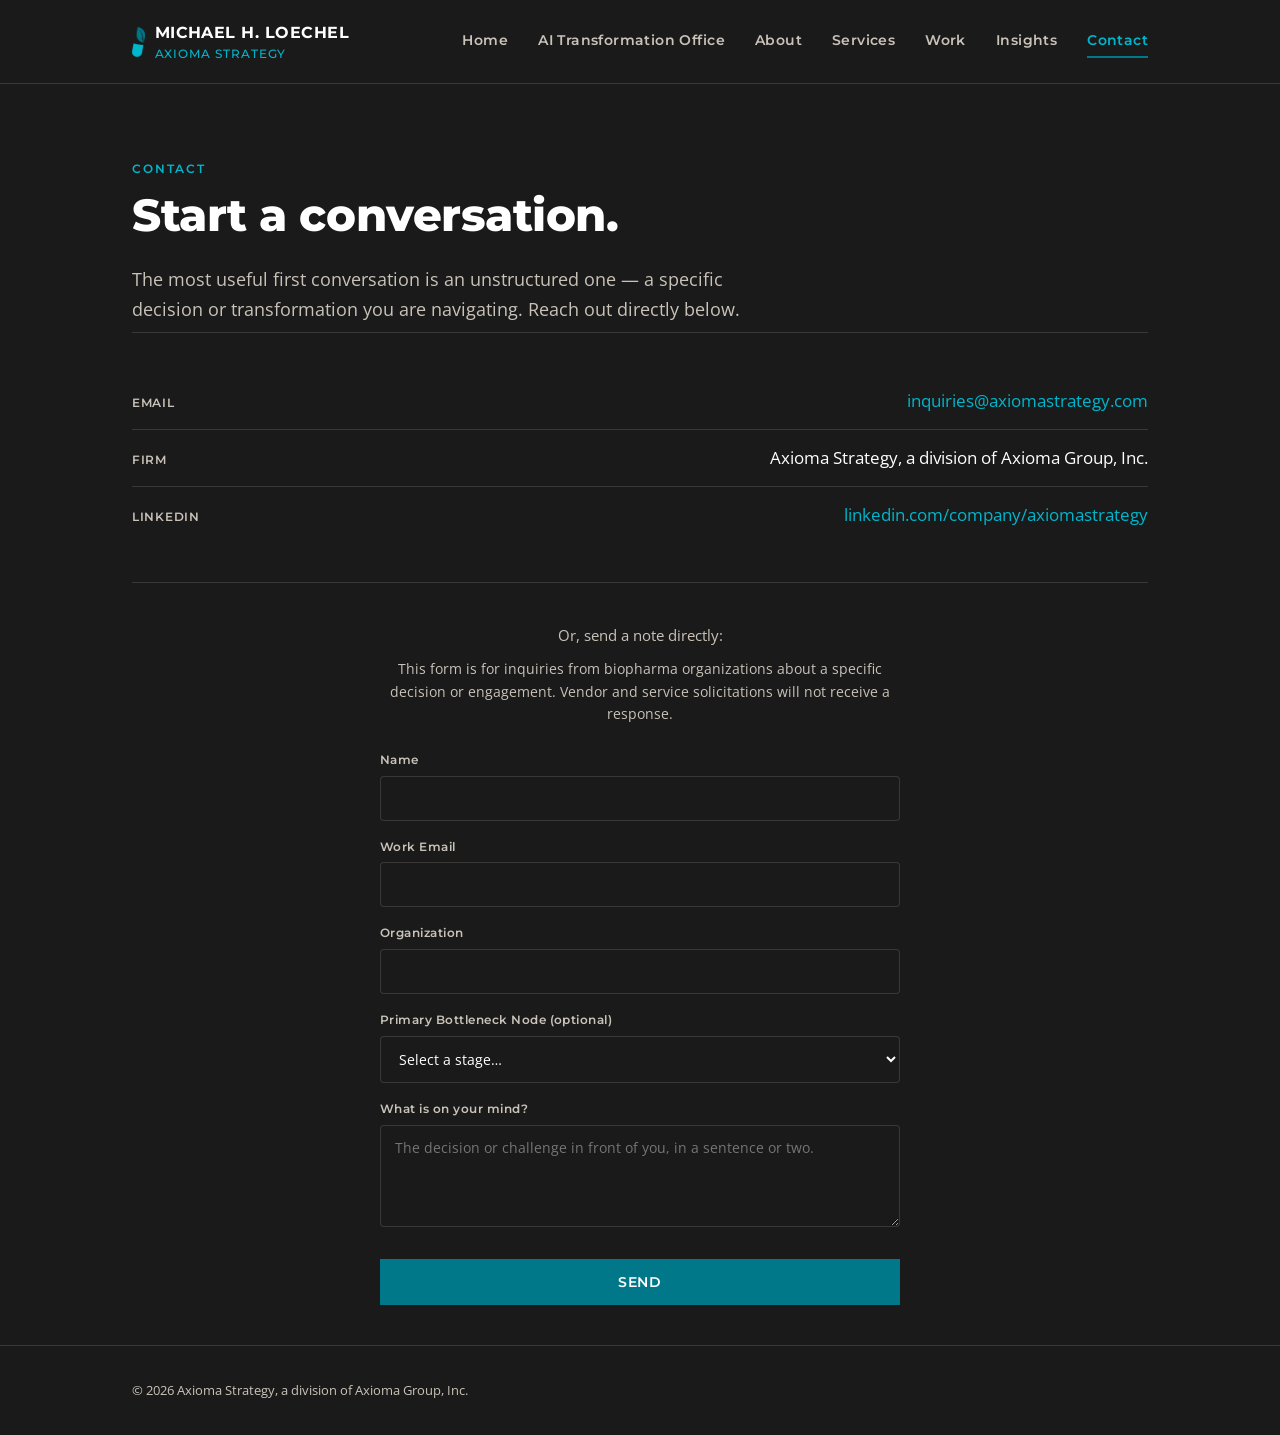
<file: contact.html>
<!DOCTYPE html>
<html lang="en">
<head>
<meta charset="UTF-8">
<meta name="viewport" content="width=device-width, initial-scale=1.0">
<title>Contact — Michael H. Loechel</title>
<meta name="description" content="Get in touch with Michael H. Loechel, Axioma Strategy.">
<link rel="icon" href="favicon.png" type="image/png">
<link rel="stylesheet" href="style.css">
</head>
<body>

<header class="site">
  <div class="nav-row">
    <a href="index.html" class="brand" style="text-decoration:none;">
      <img class="brand-mark" src="axioma-mark.png" alt="Axioma mark">
      <span class="brand-text">
        <span class="brand-name">Michael H. Loechel</span><br>
        <span class="brand-firm">Axioma Strategy</span>
      </span>
    </a>
    <nav class="main">
      <a href="index.html">Home</a>
      <a href="ai-transformation-office.html">AI Transformation Office</a>
      <a href="about.html">About</a>
      <a href="services.html">Services</a>
      <a href="work.html">Work</a>
      <a href="insights.html">Insights</a>
      <a href="contact.html" class="active">Contact</a>
    </nav>
  </div>
</header>

<main>
  <div class="wrap hero" style="padding-bottom:0;">
    <span class="eyebrow">Contact</span>
    <h1 style="font-size:clamp(2rem,3.6vw,2.8rem);">Start a conversation.</h1>
    <p class="hero-lede" style="max-width:62ch;">The most useful first conversation is an unstructured one — a specific decision or transformation you are navigating. Reach out directly below.</p>
  </div>

  <div class="wrap">
    <div class="contact-block">
      <div class="contact-row">
        <span class="contact-label">Email</span>
        <span class="contact-value"><a href="mailto:inquiries@axiomastrategy.com">inquiries@axiomastrategy.com</a></span>
      </div>
      <div class="contact-row">
        <span class="contact-label">Firm</span>
        <span class="contact-value">Axioma Strategy, a division of Axioma Group, Inc.</span>
      </div>
      <div class="contact-row">
        <span class="contact-label">LinkedIn</span>
        <span class="contact-value"><a href="https://www.linkedin.com/company/axiomastrategy/" target="_blank" rel="noopener">linkedin.com/company/axiomastrategy</a></span>
      </div>
    </div>
  </div>

  <div class="wrap">
    <div style="max-width:520px;margin:8px auto 40px;">
      <p style="text-align:center;color:var(--text-dim);font-size:.95rem;margin:0 0 10px;">Or, send a note directly:</p>
      <p style="text-align:center;color:var(--text-dim);font-size:.85rem;margin:0 0 24px;">This form is for inquiries from biopharma organizations about a specific decision or engagement. Vendor and service solicitations will not receive a response.</p>
      <div id="cf-success" style="display:none;text-align:center;padding:24px 0;">
        <div style="font-family:'Montserrat',Arial,sans-serif;font-weight:600;font-size:20px;color:var(--copper-bright);margin-bottom:10px;">Request received.</div>
        <p style="color:var(--text-dim);margin:0 0 10px;">Michael will follow up personally within two business days.</p>
        <p style="color:var(--text-dim);font-size:.9rem;margin:0;">If you do not hear back, please email <a href="mailto:inquiries@axiomastrategy.com">inquiries@axiomastrategy.com</a>.</p>
      </div>
      <form id="cf-form" style="display:grid;grid-template-columns:1fr 1fr;gap:16px;">
        <div style="grid-column:1 / -1;">
          <label style="font-family:'Montserrat',Arial,sans-serif;font-size:12px;font-weight:600;letter-spacing:0.04em;color:var(--text-dim);display:block;margin-bottom:6px;">Name</label>
          <input type="text" id="cf-name" required style="width:100%;background:var(--bg);border:1px solid var(--line);border-radius:4px;padding:12px 14px;color:var(--text);font-family:'Open Sans',Arial,sans-serif;font-size:14px;">
        </div>
        <div style="grid-column:1 / -1;">
          <label style="font-family:'Montserrat',Arial,sans-serif;font-size:12px;font-weight:600;letter-spacing:0.04em;color:var(--text-dim);display:block;margin-bottom:6px;">Work Email</label>
          <input type="email" id="cf-email" required style="width:100%;background:var(--bg);border:1px solid var(--line);border-radius:4px;padding:12px 14px;color:var(--text);font-family:'Open Sans',Arial,sans-serif;font-size:14px;">
        </div>
        <div style="grid-column:1 / -1;">
          <label style="font-family:'Montserrat',Arial,sans-serif;font-size:12px;font-weight:600;letter-spacing:0.04em;color:var(--text-dim);display:block;margin-bottom:6px;">Organization</label>
          <input type="text" id="cf-org" required style="width:100%;background:var(--bg);border:1px solid var(--line);border-radius:4px;padding:12px 14px;color:var(--text);font-family:'Open Sans',Arial,sans-serif;font-size:14px;">
        </div>
        <div style="grid-column:1 / -1;">
          <label style="font-family:'Montserrat',Arial,sans-serif;font-size:12px;font-weight:600;letter-spacing:0.04em;color:var(--text-dim);display:block;margin-bottom:6px;">Primary Bottleneck Node (optional)</label>
          <select id="cf-bottleneck" style="width:100%;background:var(--bg);border:1px solid var(--line);border-radius:4px;padding:12px 14px;color:var(--text);font-family:'Open Sans',Arial,sans-serif;font-size:14px;">
            <option value="">Select a stage…</option>
            <option value="portfolio">Target &amp; Portfolio Strategy</option>
            <option value="clinical">Clinical Development &amp; Ops</option>
            <option value="medical">Medical &amp; Regulatory</option>
            <option value="commercial">Commercial &amp; Field Execution</option>
            <option value="access">Access &amp; Patient Operations</option>
          </select>
        </div>
        <div style="grid-column:1 / -1;">
          <label style="font-family:'Montserrat',Arial,sans-serif;font-size:12px;font-weight:600;letter-spacing:0.04em;color:var(--text-dim);display:block;margin-bottom:6px;">What is on your mind?</label>
          <textarea id="cf-message" rows="4" required minlength="20" placeholder="The decision or challenge in front of you, in a sentence or two." style="width:100%;background:var(--bg);border:1px solid var(--line);border-radius:4px;padding:12px 14px;color:var(--text);font-family:'Open Sans',Arial,sans-serif;font-size:14px;resize:vertical;"></textarea>
        </div>
        <div aria-hidden="true" style="position:absolute;left:-10000px;top:auto;width:1px;height:1px;overflow:hidden;">
          <label>Website <input type="text" id="cf-website" name="website" tabindex="-1" autocomplete="off"></label>
        </div>
        <div id="cf-error" role="alert" style="display:none;grid-column:1 / -1;color:#E0A96D;font-size:.9rem;"></div>
        <div style="grid-column:1 / -1;margin-top:8px;">
          <button type="submit" class="btn" style="width:100%;cursor:pointer;">Send</button>
        </div>
      </form>
    </div>
  </div>
</main>

<footer class="site">
  <div class="wrap footer-row">
    <span class="footer-legal">© 2026 Axioma Strategy, a division of Axioma Group, Inc.</span>
  </div>
</footer>

<script>
(function(){
  var form = document.getElementById('cf-form');
  var success = document.getElementById('cf-success');
  var errorEl = document.getElementById('cf-error');
  var loadedAt = Date.now();

  function showError(msg){
    errorEl.textContent = msg;
    errorEl.style.display = 'block';
  }

  form.addEventListener('submit', function(e){
    e.preventDefault();
    errorEl.style.display = 'none';

    var name = document.getElementById('cf-name').value.trim();
    var email = document.getElementById('cf-email').value.trim();
    var org = document.getElementById('cf-org').value.trim();
    var message = document.getElementById('cf-message').value.trim();
    var words = message.split(/\s+/).filter(Boolean).length;

    if (name.length < 2) { showError('Please enter your name.'); return; }
    if (org.length < 2) { showError('Please enter your organization.'); return; }
    if (message.length < 20 || words < 4) { showError('Please describe the decision or challenge in at least a sentence or two.'); return; }

    var payload = {
      sourcePage: 'Contact',
      name: name,
      email: email,
      organization: org,
      bottleneck: document.getElementById('cf-bottleneck').value,
      message: message,
      website: document.getElementById('cf-website').value,
      elapsedMs: Date.now() - loadedAt
    };
    fetch('https://script.google.com/macros/s/AKfycbxynzF7qlkau0EF-uLbw6t6B85NZV-E4OAzdg6iE_-sVsnvPftN6S10kDNCtqveTiRmVA/exec', {
      method: 'POST',
      mode: 'no-cors',
      headers: { 'Content-Type': 'text/plain;charset=utf-8' },
      body: JSON.stringify(payload)
    }).catch(function(){});
    form.style.display = 'none';
    success.style.display = 'block';
  });
})();
</script>

</body>
</html>
</file>
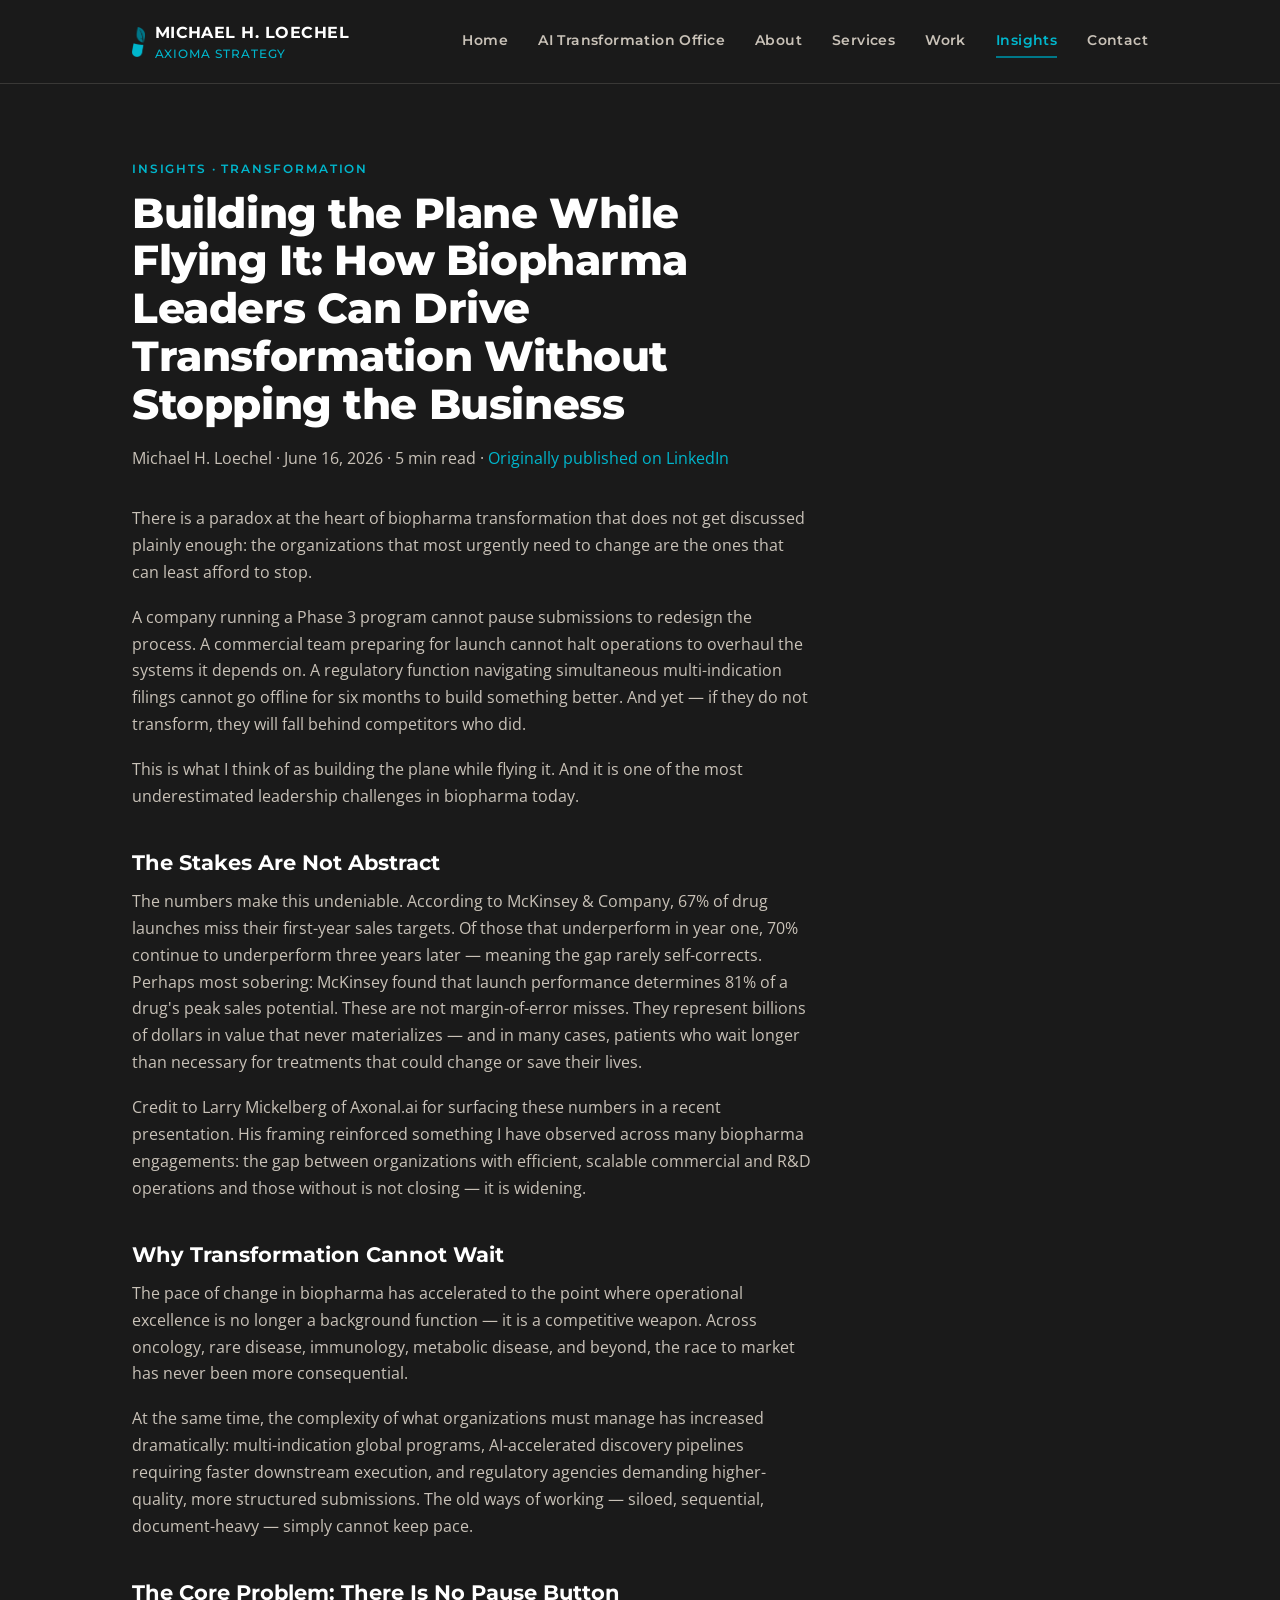
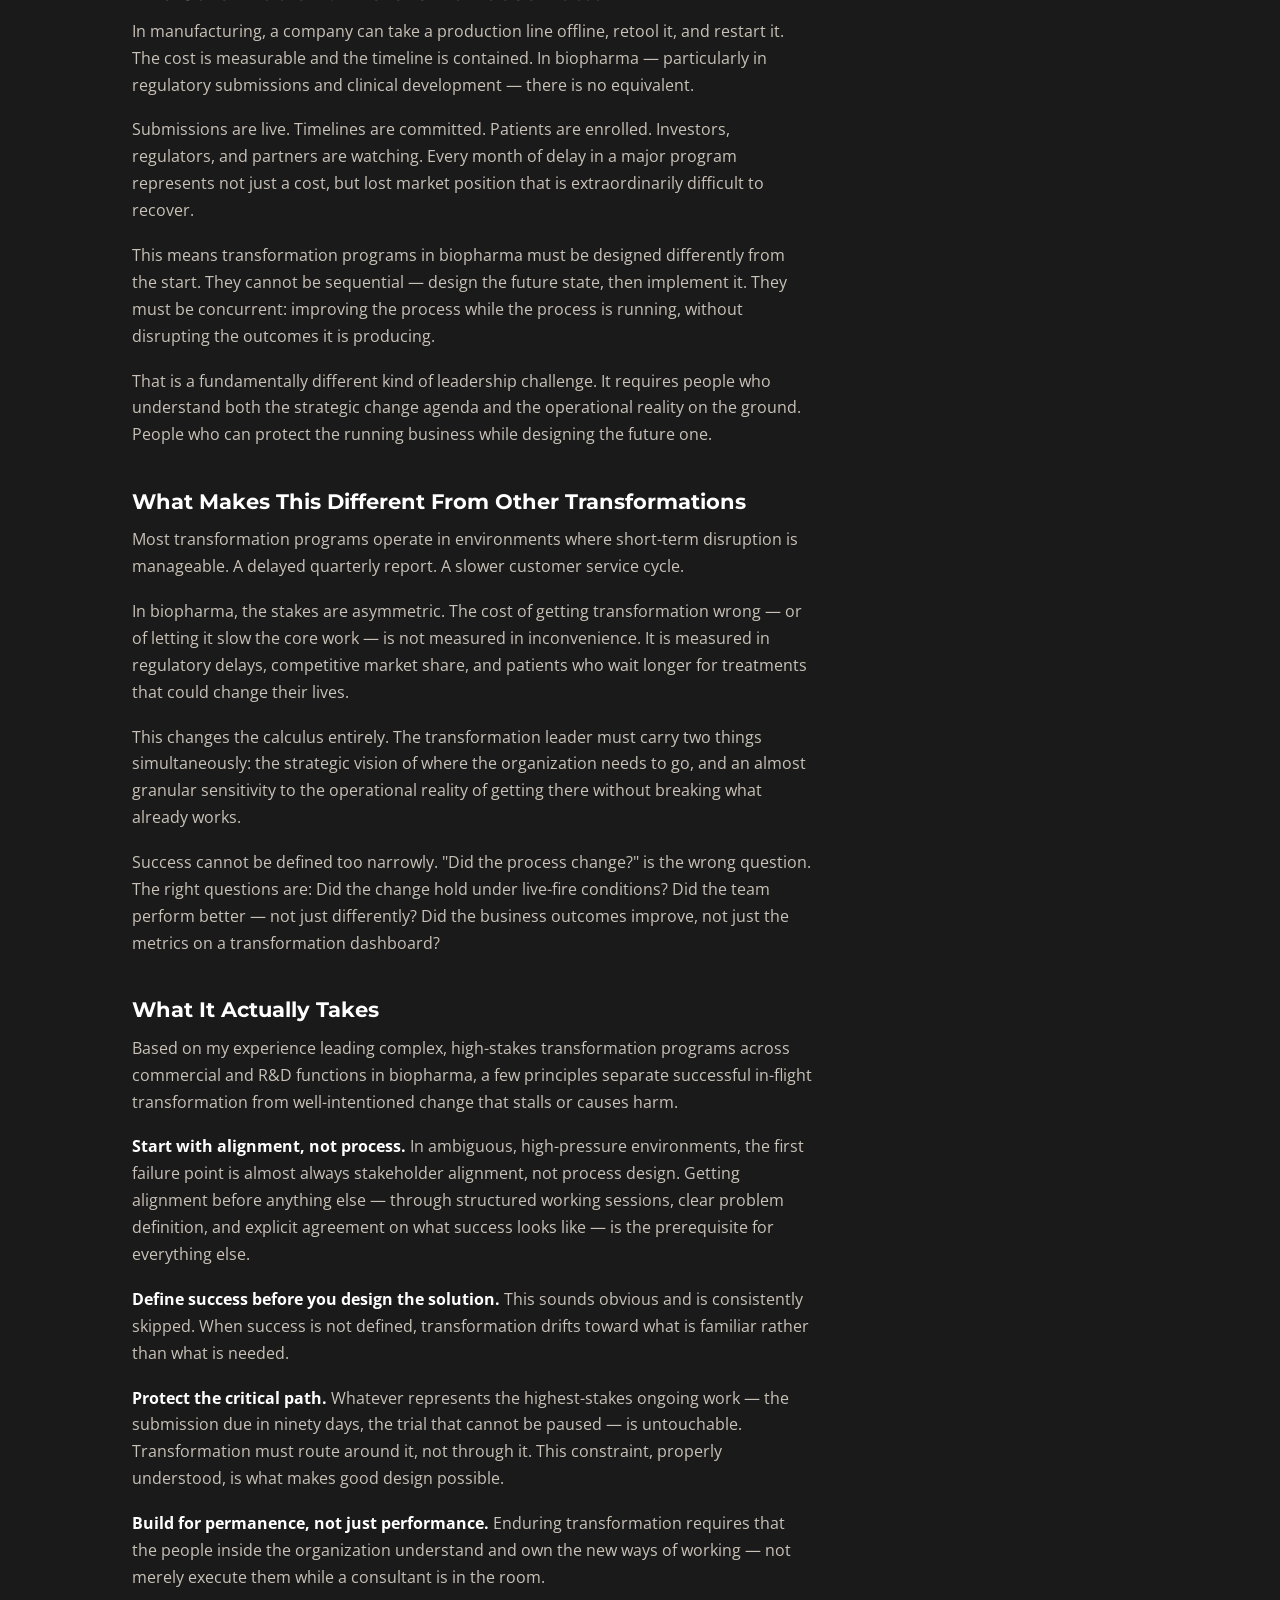
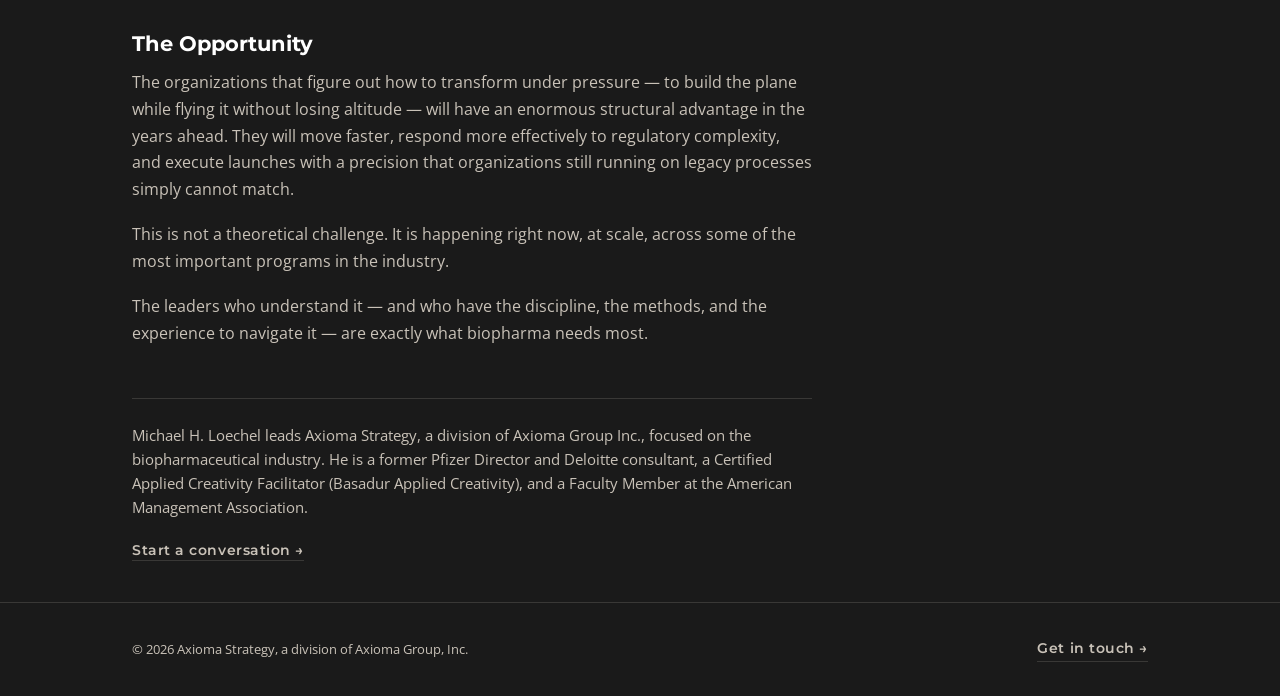
<file: insight-building-the-plane.html>
<!DOCTYPE html>
<html lang="en">
<head>
<meta charset="UTF-8">
<meta name="viewport" content="width=device-width, initial-scale=1.0">
<title>Building the Plane While Flying It — Michael H. Loechel</title>
<meta name="description" content="How biopharma leaders can drive transformation without stopping the business.">
<link rel="icon" href="favicon.png" type="image/png">
<link rel="stylesheet" href="style.css">
</head>
<body>

<header class="site">
  <div class="nav-row">
    <a href="index.html" class="brand" style="text-decoration:none;">
      <img class="brand-mark" src="axioma-mark.png" alt="Axioma mark">
      <span class="brand-text">
        <span class="brand-name">Michael H. Loechel</span><br>
        <span class="brand-firm">Axioma Strategy</span>
      </span>
    </a>
    <nav class="main">
      <a href="index.html">Home</a>
      <a href="ai-transformation-office.html">AI Transformation Office</a>
      <a href="about.html">About</a>
      <a href="services.html">Services</a>
      <a href="work.html">Work</a>
      <a href="insights.html" class="active">Insights</a>
      <a href="contact.html">Contact</a>
    </nav>
  </div>
</header>

<main>
  <div class="wrap hero" style="padding-bottom:0;">
    <article class="article">
      <span class="eyebrow">Insights · Transformation</span>
      <h1>Building the Plane While Flying It: How Biopharma Leaders Can Drive Transformation Without Stopping the Business</h1>
      <p class="article-meta">Michael H. Loechel · June 16, 2026 · 5 min read · <a href="https://www.linkedin.com/pulse/building-plane-while-flying-how-biopharma-leaders-can-loechel-a3tic/" target="_blank" rel="noopener">Originally published on LinkedIn</a></p>

      <p>There is a paradox at the heart of biopharma transformation that does not get discussed plainly enough: the organizations that most urgently need to change are the ones that can least afford to stop.</p>
      <p>A company running a Phase 3 program cannot pause submissions to redesign the process. A commercial team preparing for launch cannot halt operations to overhaul the systems it depends on. A regulatory function navigating simultaneous multi-indication filings cannot go offline for six months to build something better. And yet — if they do not transform, they will fall behind competitors who did.</p>
      <p>This is what I think of as building the plane while flying it. And it is one of the most underestimated leadership challenges in biopharma today.</p>

      <h2>The Stakes Are Not Abstract</h2>
      <p>The numbers make this undeniable. According to McKinsey &amp; Company, 67% of drug launches miss their first-year sales targets. Of those that underperform in year one, 70% continue to underperform three years later — meaning the gap rarely self-corrects. Perhaps most sobering: McKinsey found that launch performance determines 81% of a drug's peak sales potential. These are not margin-of-error misses. They represent billions of dollars in value that never materializes — and in many cases, patients who wait longer than necessary for treatments that could change or save their lives.</p>
      <p>Credit to Larry Mickelberg of Axonal.ai for surfacing these numbers in a recent presentation. His framing reinforced something I have observed across many biopharma engagements: the gap between organizations with efficient, scalable commercial and R&amp;D operations and those without is not closing — it is widening.</p>

      <h2>Why Transformation Cannot Wait</h2>
      <p>The pace of change in biopharma has accelerated to the point where operational excellence is no longer a background function — it is a competitive weapon. Across oncology, rare disease, immunology, metabolic disease, and beyond, the race to market has never been more consequential.</p>
      <p>At the same time, the complexity of what organizations must manage has increased dramatically: multi-indication global programs, AI-accelerated discovery pipelines requiring faster downstream execution, and regulatory agencies demanding higher-quality, more structured submissions. The old ways of working — siloed, sequential, document-heavy — simply cannot keep pace.</p>

      <h2>The Core Problem: There Is No Pause Button</h2>
      <p>In manufacturing, a company can take a production line offline, retool it, and restart it. The cost is measurable and the timeline is contained. In biopharma — particularly in regulatory submissions and clinical development — there is no equivalent.</p>
      <p>Submissions are live. Timelines are committed. Patients are enrolled. Investors, regulators, and partners are watching. Every month of delay in a major program represents not just a cost, but lost market position that is extraordinarily difficult to recover.</p>
      <p>This means transformation programs in biopharma must be designed differently from the start. They cannot be sequential — design the future state, then implement it. They must be concurrent: improving the process while the process is running, without disrupting the outcomes it is producing.</p>
      <p>That is a fundamentally different kind of leadership challenge. It requires people who understand both the strategic change agenda and the operational reality on the ground. People who can protect the running business while designing the future one.</p>

      <h2>What Makes This Different From Other Transformations</h2>
      <p>Most transformation programs operate in environments where short-term disruption is manageable. A delayed quarterly report. A slower customer service cycle.</p>
      <p>In biopharma, the stakes are asymmetric. The cost of getting transformation wrong — or of letting it slow the core work — is not measured in inconvenience. It is measured in regulatory delays, competitive market share, and patients who wait longer for treatments that could change their lives.</p>
      <p>This changes the calculus entirely. The transformation leader must carry two things simultaneously: the strategic vision of where the organization needs to go, and an almost granular sensitivity to the operational reality of getting there without breaking what already works.</p>
      <p>Success cannot be defined too narrowly. "Did the process change?" is the wrong question. The right questions are: Did the change hold under live-fire conditions? Did the team perform better — not just differently? Did the business outcomes improve, not just the metrics on a transformation dashboard?</p>

      <h2>What It Actually Takes</h2>
      <p>Based on my experience leading complex, high-stakes transformation programs across commercial and R&amp;D functions in biopharma, a few principles separate successful in-flight transformation from well-intentioned change that stalls or causes harm.</p>
      <p><strong>Start with alignment, not process.</strong> In ambiguous, high-pressure environments, the first failure point is almost always stakeholder alignment, not process design. Getting alignment before anything else — through structured working sessions, clear problem definition, and explicit agreement on what success looks like — is the prerequisite for everything else.</p>
      <p><strong>Define success before you design the solution.</strong> This sounds obvious and is consistently skipped. When success is not defined, transformation drifts toward what is familiar rather than what is needed.</p>
      <p><strong>Protect the critical path.</strong> Whatever represents the highest-stakes ongoing work — the submission due in ninety days, the trial that cannot be paused — is untouchable. Transformation must route around it, not through it. This constraint, properly understood, is what makes good design possible.</p>
      <p><strong>Build for permanence, not just performance.</strong> Enduring transformation requires that the people inside the organization understand and own the new ways of working — not merely execute them while a consultant is in the room.</p>

      <h2>The Opportunity</h2>
      <p>The organizations that figure out how to transform under pressure — to build the plane while flying it without losing altitude — will have an enormous structural advantage in the years ahead. They will move faster, respond more effectively to regulatory complexity, and execute launches with a precision that organizations still running on legacy processes simply cannot match.</p>
      <p>This is not a theoretical challenge. It is happening right now, at scale, across some of the most important programs in the industry.</p>
      <p>The leaders who understand it — and who have the discipline, the methods, and the experience to navigate it — are exactly what biopharma needs most.</p>

      <div class="article-byline">
        <p>Michael H. Loechel leads Axioma Strategy, a division of Axioma Group Inc., focused on the biopharmaceutical industry. He is a former Pfizer Director and Deloitte consultant, a Certified Applied Creativity Facilitator (Basadur Applied Creativity), and a Faculty Member at the American Management Association.</p>
        <p style="margin-top:1.2em;"><a href="contact.html" class="btn-ghost">Start a conversation &#8594;</a></p>
      </div>
    </article>
  </div>
</main>

<footer class="site">
  <div class="wrap footer-row">
    <span class="footer-legal">© 2026 Axioma Strategy, a division of Axioma Group, Inc.</span>
    <a href="contact.html" class="btn-ghost">Get in touch →</a>
  </div>
</footer>

</body>
</html>
</file>
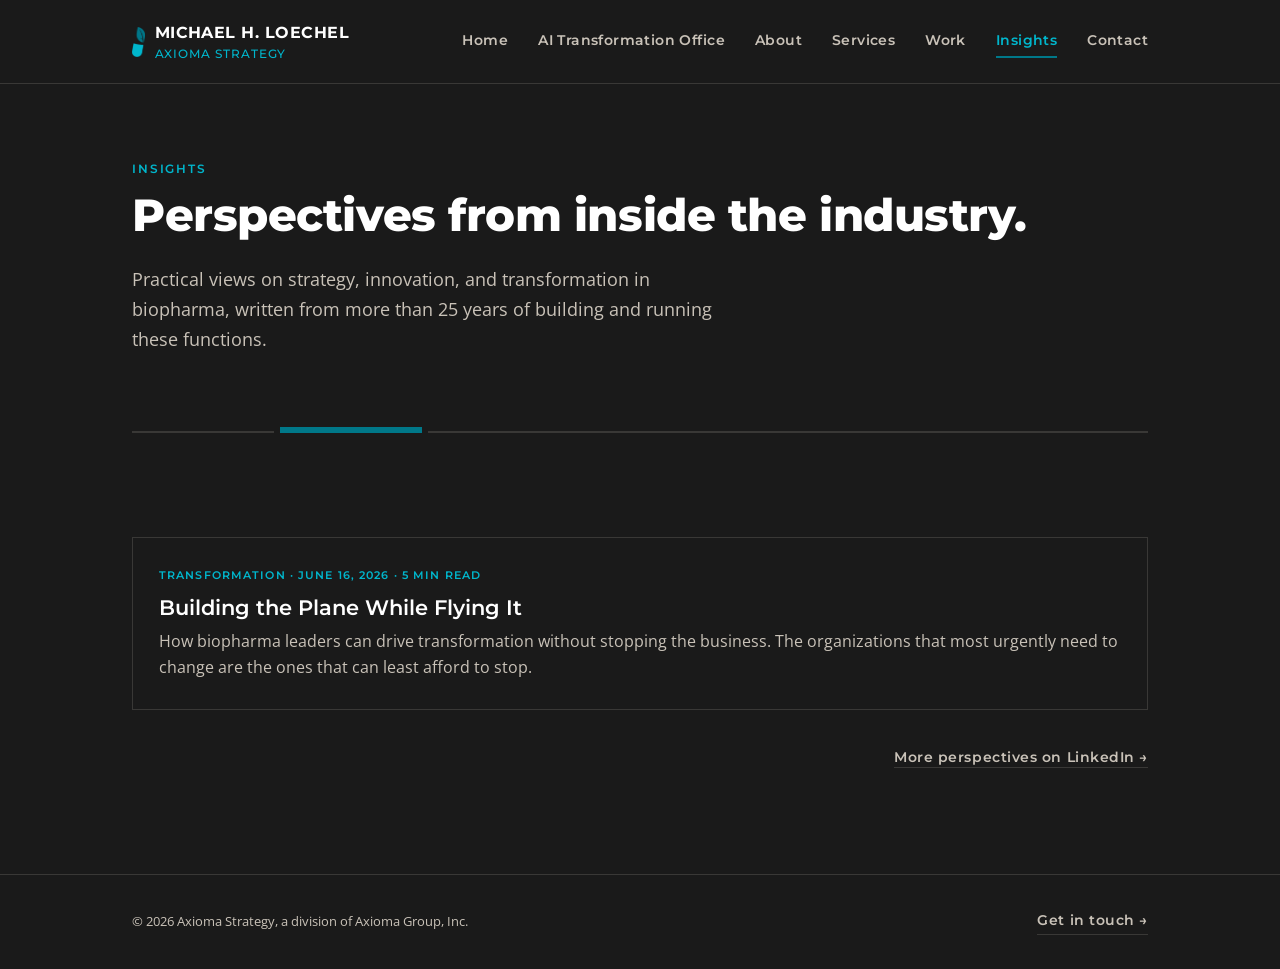
<file: insights.html>
<!DOCTYPE html>
<html lang="en">
<head>
<meta charset="UTF-8">
<meta name="viewport" content="width=device-width, initial-scale=1.0">
<title>Insights — Michael H. Loechel</title>
<meta name="description" content="Perspectives from Michael H. Loechel on strategy, innovation, and transformation in biopharma.">
<link rel="icon" href="favicon.png" type="image/png">
<link rel="stylesheet" href="style.css">
</head>
<body>

<header class="site">
  <div class="nav-row">
    <a href="index.html" class="brand" style="text-decoration:none;">
      <img class="brand-mark" src="axioma-mark.png" alt="Axioma mark">
      <span class="brand-text">
        <span class="brand-name">Michael H. Loechel</span><br>
        <span class="brand-firm">Axioma Strategy</span>
      </span>
    </a>
    <nav class="main">
      <a href="index.html">Home</a>
      <a href="ai-transformation-office.html">AI Transformation Office</a>
      <a href="about.html">About</a>
      <a href="services.html">Services</a>
      <a href="work.html">Work</a>
      <a href="insights.html" class="active">Insights</a>
      <a href="contact.html">Contact</a>
    </nav>
  </div>
</header>

<main>
  <div class="wrap hero" style="padding-bottom:0;">
    <span class="eyebrow">Insights</span>
    <h1 style="font-size:clamp(2rem,3.6vw,2.8rem);">Perspectives from inside the industry.</h1>
    <p class="hero-lede" style="max-width:62ch;">Practical views on strategy, innovation, and transformation in biopharma, written from more than 25 years of building and running these functions.</p>
  </div>

  <div class="wrap"><div class="cascade-divider"><span></span><span></span><span></span><span></span></div></div>

  <div class="wrap">
    <section>
      <div class="insight-list">
        <a href="insight-building-the-plane.html" class="insight-card">
          <span class="insight-meta">Transformation · June 16, 2026 · 5 min read</span>
          <h3>Building the Plane While Flying It</h3>
          <p>How biopharma leaders can drive transformation without stopping the business. The organizations that most urgently need to change are the ones that can least afford to stop.</p>
        </a>
      </div>
      <div style="text-align:right;margin-top:32px;">
        <a href="https://www.linkedin.com/in/loechel/recent-activity/articles/" class="btn-ghost" target="_blank" rel="noopener">More perspectives on LinkedIn &#8594;</a>
      </div>
    </section>
  </div>
</main>

<footer class="site">
  <div class="wrap footer-row">
    <span class="footer-legal">© 2026 Axioma Strategy, a division of Axioma Group, Inc.</span>
    <a href="contact.html" class="btn-ghost">Get in touch →</a>
  </div>
</footer>

</body>
</html>
</file>
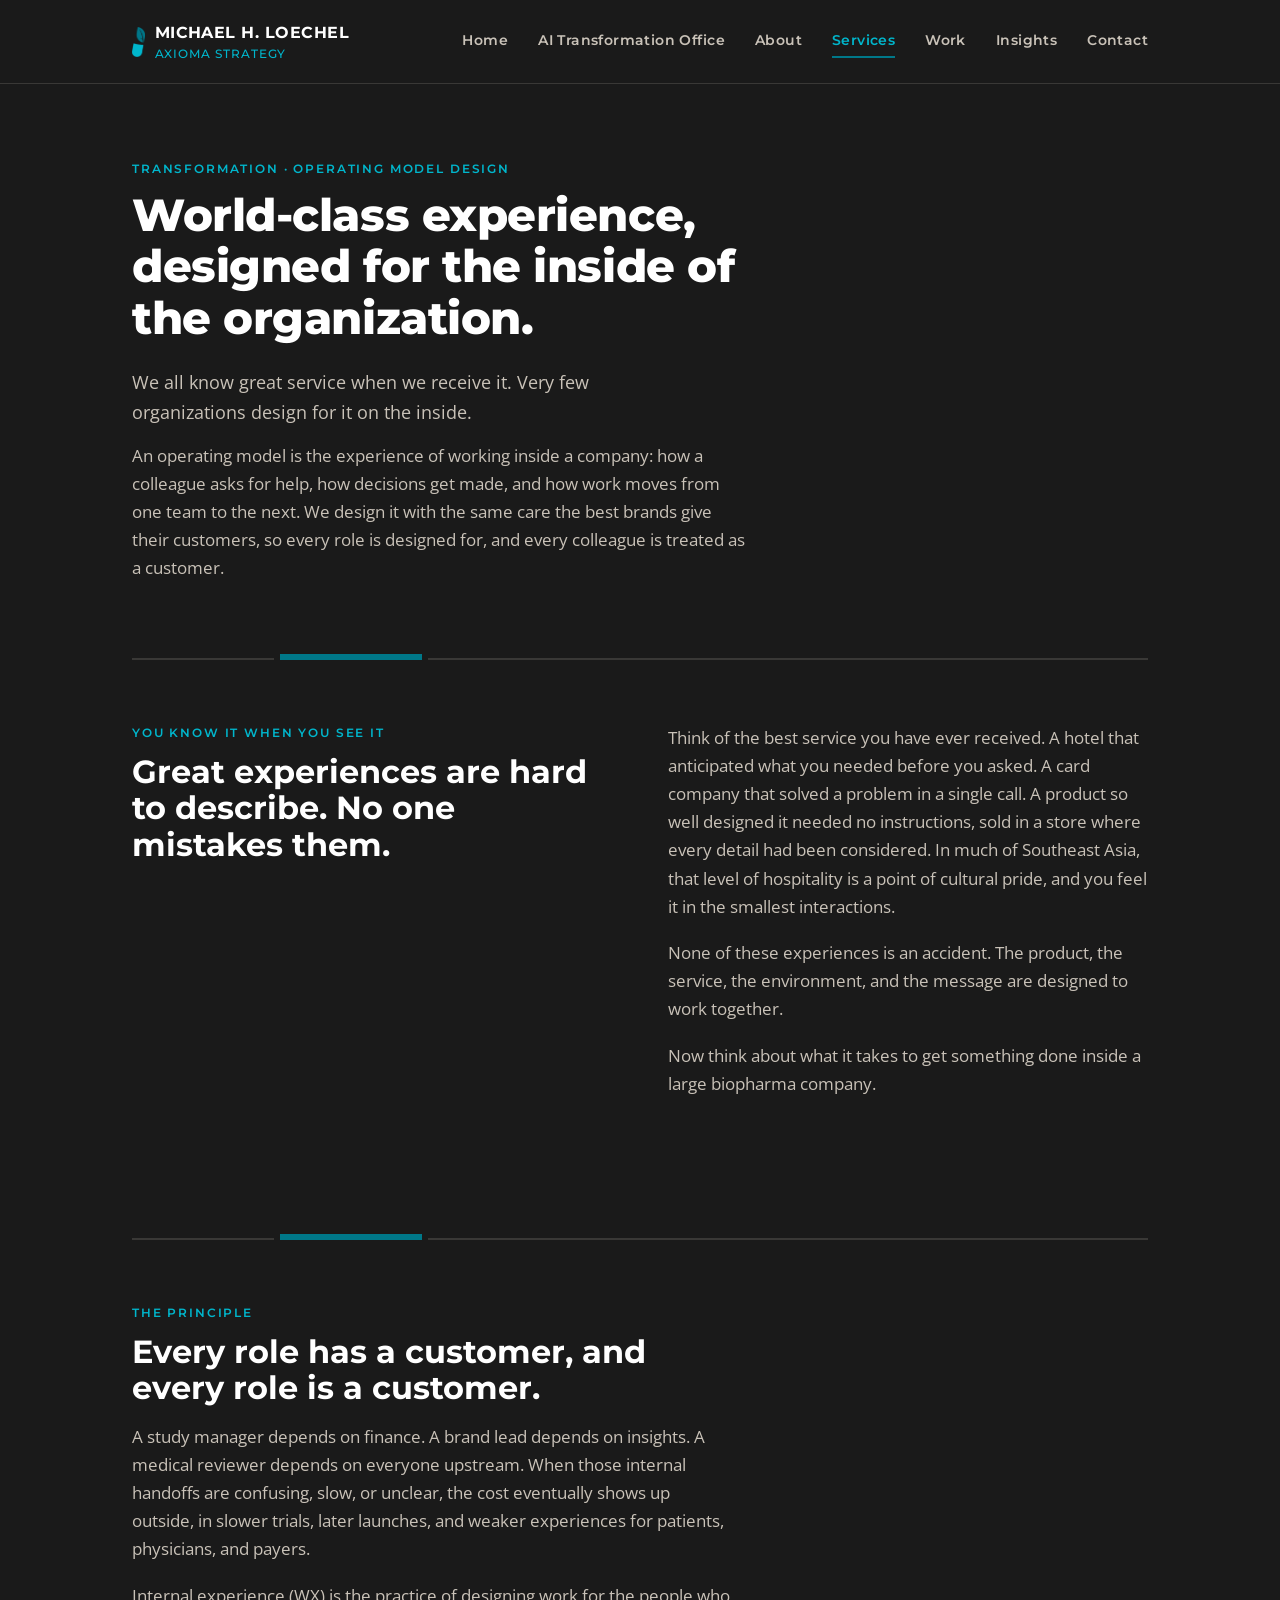
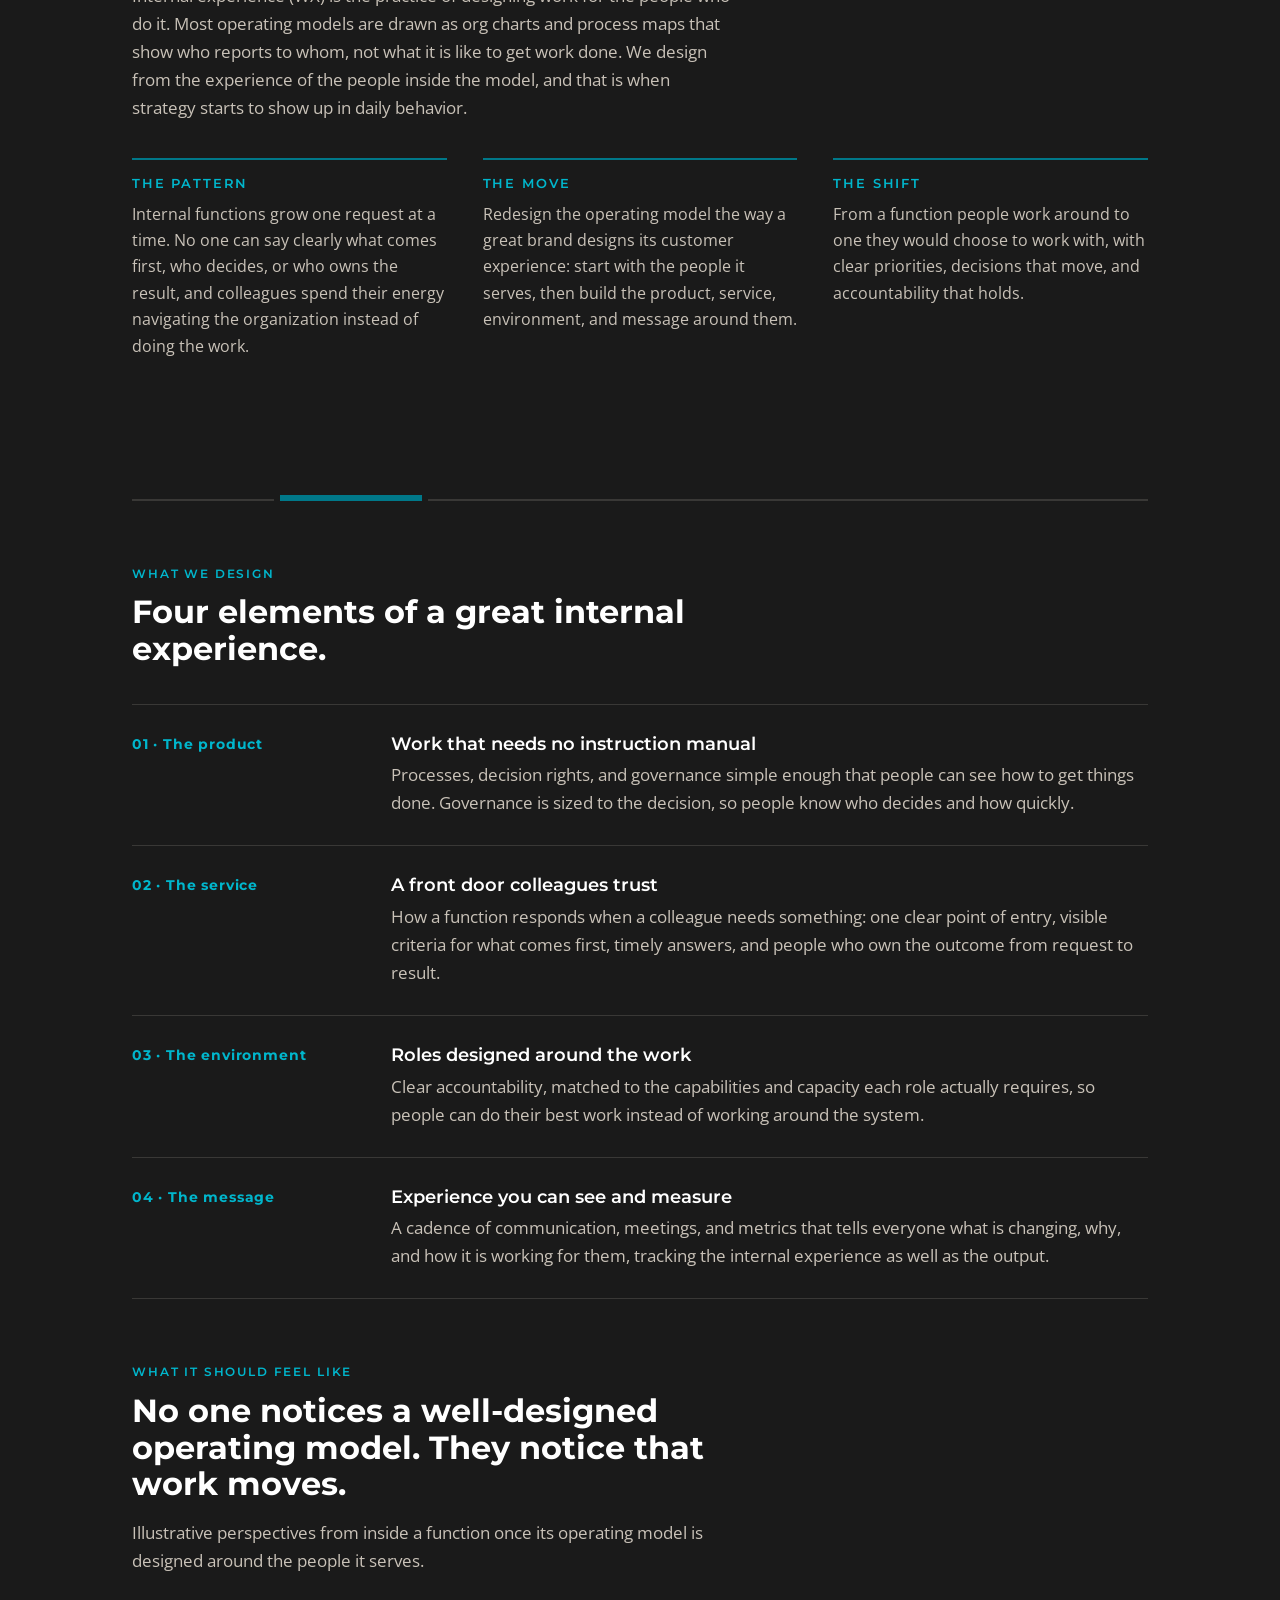
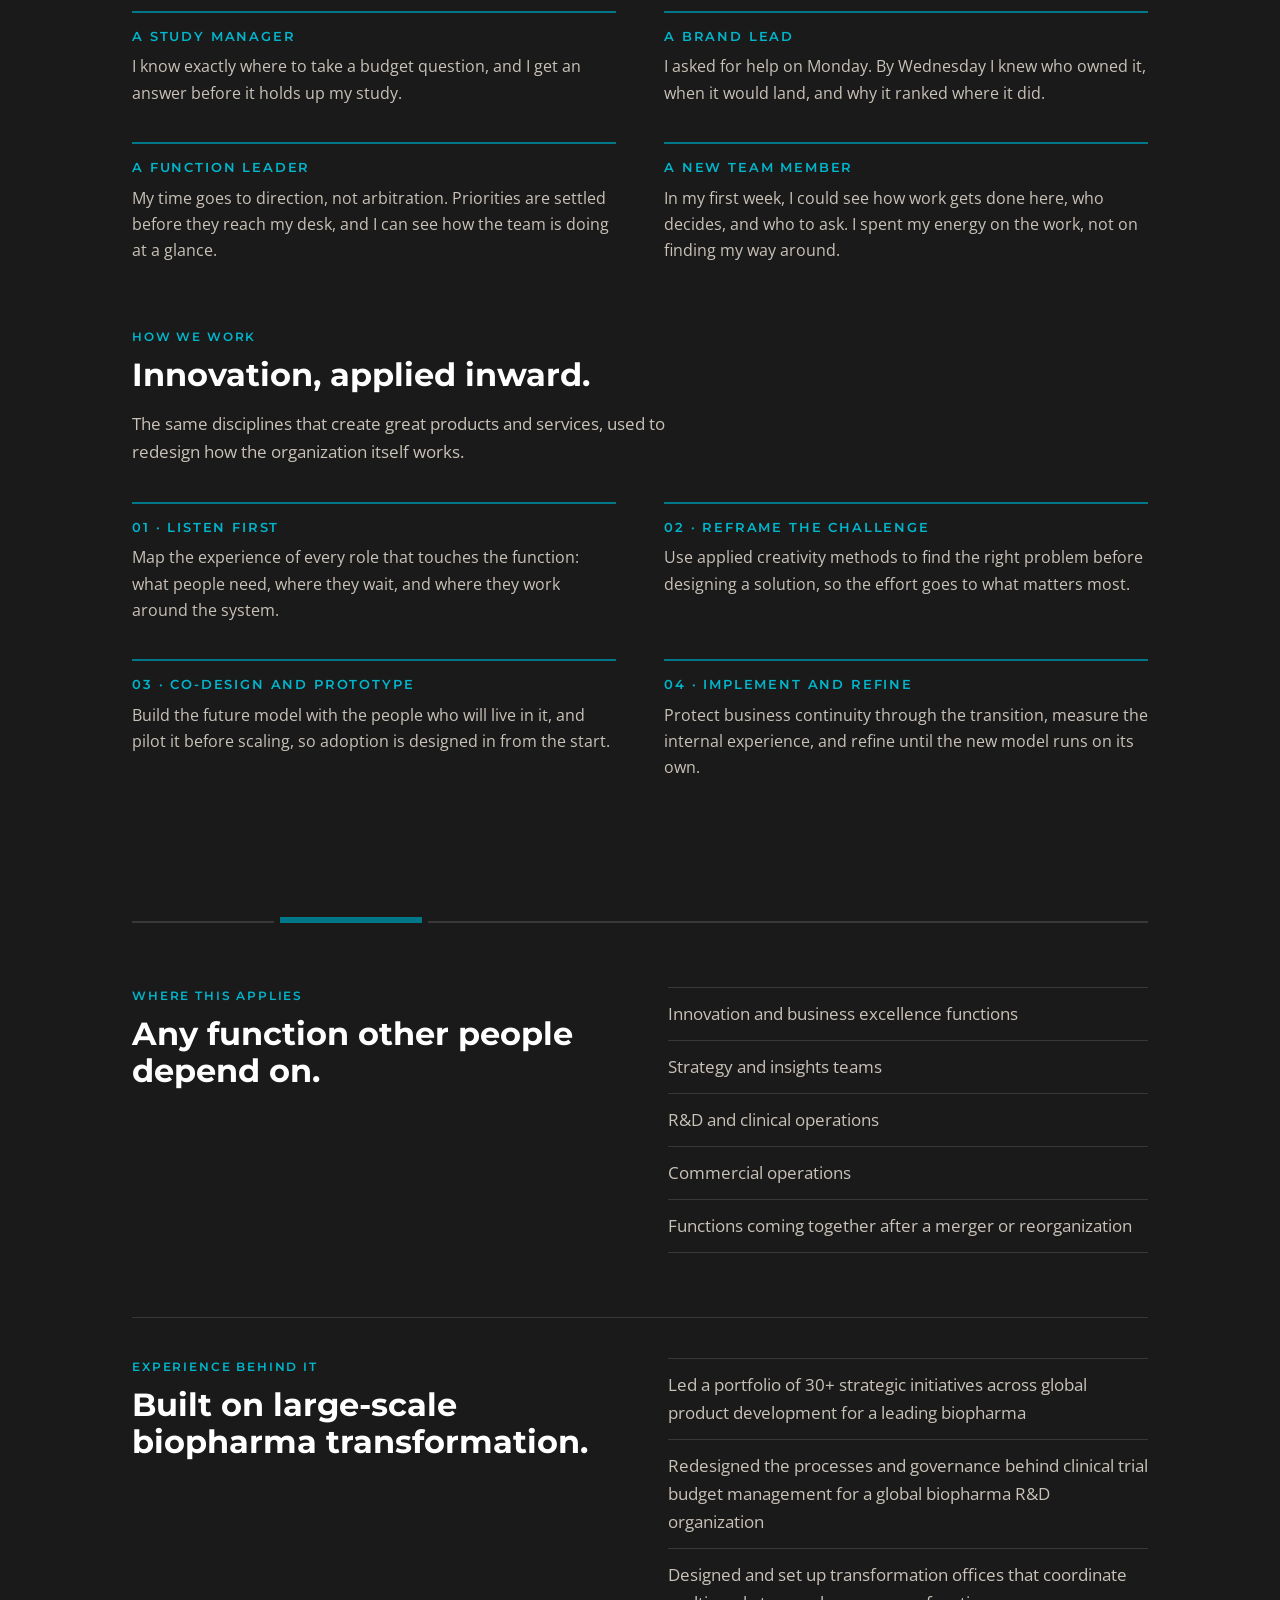
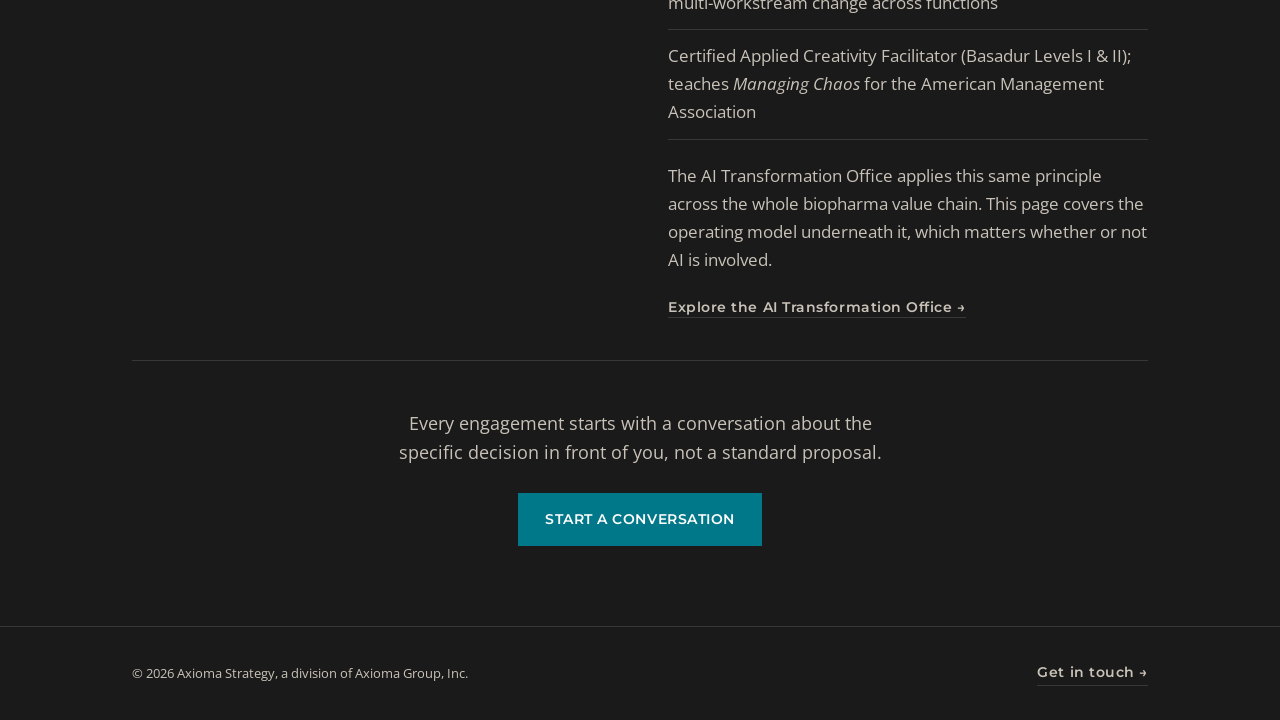
<file: operating-model.html>
<!DOCTYPE html>
<html lang="en">
<head>
<meta charset="UTF-8">
<meta name="viewport" content="width=device-width, initial-scale=1.0">
<title>Operating Model Design — Michael H. Loechel</title>
<meta name="description" content="Operating model design and implementation for biopharma: bringing world-class experience and service to the inside of the organization, so every role is designed for, and every colleague is treated as a customer.">
<link rel="icon" href="favicon.png" type="image/png">
<link rel="stylesheet" href="style.css">
<style>
  .om-steps{display:grid;grid-template-columns:repeat(2,1fr);gap:36px 48px;margin-top:8px;}
  .om-quote{font-family:'Montserrat',Arial,sans-serif;font-weight:700;font-size:clamp(1.3rem,2.4vw,1.7rem);line-height:1.3;color:var(--text);max-width:30ch;margin:0;}
  .om-list{list-style:none;margin:0;padding:0;}
  .om-list li{padding:12px 0;border-top:1px solid var(--line);color:var(--text-dim);}
  .om-list li:last-child{border-bottom:1px solid var(--line);}
  @media (max-width:760px){ .om-steps{grid-template-columns:1fr;gap:24px;} }
</style>
</head>
<body>

<header class="site">
  <div class="nav-row">
    <a href="index.html" class="brand" style="text-decoration:none;">
      <img class="brand-mark" src="axioma-mark.png" alt="Axioma mark">
      <span class="brand-text">
        <span class="brand-name">Michael H. Loechel</span><br>
        <span class="brand-firm">Axioma Strategy</span>
      </span>
    </a>
    <nav class="main">
      <a href="index.html">Home</a>
      <a href="ai-transformation-office.html">AI Transformation Office</a>
      <a href="about.html">About</a>
      <a href="services.html" class="active">Services</a>
      <a href="work.html">Work</a>
      <a href="insights.html">Insights</a>
      <a href="contact.html">Contact</a>
    </nav>
  </div>
</header>

<main>
  <div class="wrap hero" style="padding-bottom:0;">
    <span class="eyebrow">Transformation &middot; Operating model design</span>
    <h1 style="font-size:clamp(2rem,3.6vw,2.8rem);max-width:22ch;">World-class experience, designed for the inside of the organization.</h1>
    <p class="hero-lede" style="max-width:56ch;margin-bottom:.8em;">We all know great service when we receive it. Very few organizations design for it on the inside.</p>
    <p style="max-width:62ch;">An operating model is the experience of working inside a company: how a colleague asks for help, how decisions get made, and how work moves from one team to the next. We design it with the same care the best brands give their customers, so every role is designed for, and every colleague is treated as a customer.</p>
  </div>

  <div class="wrap"><div class="cascade-divider"><span></span><span></span><span></span><span></span></div></div>

  <div class="wrap">
    <section style="padding-top:0;">
      <div class="two-col">
        <div>
          <span class="eyebrow">You know it when you see it</span>
          <h2>Great experiences are hard to describe. No one mistakes them.</h2>
        </div>
        <div>
          <p>Think of the best service you have ever received. A hotel that anticipated what you needed before you asked. A card company that solved a problem in a single call. A product so well designed it needed no instructions, sold in a store where every detail had been considered. In much of Southeast Asia, that level of hospitality is a point of cultural pride, and you feel it in the smallest interactions.</p>
          <p>None of these experiences is an accident. The product, the service, the environment, and the message are designed to work together.</p>
          <p>Now think about what it takes to get something done inside a large biopharma company.</p>
        </div>
      </div>
    </section>
  </div>

  <div class="wrap"><div class="cascade-divider"><span></span><span></span><span></span><span></span></div></div>

  <div class="wrap">
    <section style="padding-top:0;">
      <div class="section-head">
        <span class="eyebrow">The principle</span>
        <h2>Every role has a customer, and every role is a customer.</h2>
        <p>A study manager depends on finance. A brand lead depends on insights. A medical reviewer depends on everyone upstream. When those internal handoffs are confusing, slow, or unclear, the cost eventually shows up outside, in slower trials, later launches, and weaker experiences for patients, physicians, and payers.</p>
        <p>Internal experience (WX) is the practice of designing work for the people who do it. Most operating models are drawn as org charts and process maps that show who reports to whom, not what it is like to get work done. We design from the experience of the people inside the model, and that is when strategy starts to show up in daily behavior.</p>
      </div>
      <div class="pms-grid">
        <div class="pms-item">
          <h3>The Pattern</h3>
          <p>Internal functions grow one request at a time. No one can say clearly what comes first, who decides, or who owns the result, and colleagues spend their energy navigating the organization instead of doing the work.</p>
        </div>
        <div class="pms-item">
          <h3>The Move</h3>
          <p>Redesign the operating model the way a great brand designs its customer experience: start with the people it serves, then build the product, service, environment, and message around them.</p>
        </div>
        <div class="pms-item">
          <h3>The Shift</h3>
          <p>From a function people work around to one they would choose to work with, with clear priorities, decisions that move, and accountability that holds.</p>
        </div>
      </div>
    </section>
  </div>

  <div class="wrap"><div class="cascade-divider"><span></span><span></span><span></span><span></span></div></div>

  <div class="wrap">
    <section style="padding-top:0;">
      <div class="section-head">
        <span class="eyebrow">What we design</span>
        <h2>Four elements of a great internal experience.</h2>
      </div>

      <div class="service-item">
        <div class="service-num">01 &middot; The product</div>
        <div class="service-body">
          <h3>Work that needs no instruction manual</h3>
          <p>Processes, decision rights, and governance simple enough that people can see how to get things done. Governance is sized to the decision, so people know who decides and how quickly.</p>
        </div>
      </div>

      <div class="service-item">
        <div class="service-num">02 &middot; The service</div>
        <div class="service-body">
          <h3>A front door colleagues trust</h3>
          <p>How a function responds when a colleague needs something: one clear point of entry, visible criteria for what comes first, timely answers, and people who own the outcome from request to result.</p>
        </div>
      </div>

      <div class="service-item">
        <div class="service-num">03 &middot; The environment</div>
        <div class="service-body">
          <h3>Roles designed around the work</h3>
          <p>Clear accountability, matched to the capabilities and capacity each role actually requires, so people can do their best work instead of working around the system.</p>
        </div>
      </div>

      <div class="service-item">
        <div class="service-num">04 &middot; The message</div>
        <div class="service-body">
          <h3>Experience you can see and measure</h3>
          <p>A cadence of communication, meetings, and metrics that tells everyone what is changing, why, and how it is working for them, tracking the internal experience as well as the output.</p>
        </div>
      </div>
    </section>
  </div>

  <div class="wrap">
    <section style="padding-top:0;">
      <div class="section-head">
        <span class="eyebrow">What it should feel like</span>
        <h2>No one notices a well-designed operating model. They notice that work moves.</h2>
        <p>Illustrative perspectives from inside a function once its operating model is designed around the people it serves.</p>
      </div>
      <div class="om-steps">
        <div class="pms-item">
          <h3>A study manager</h3>
          <p>I know exactly where to take a budget question, and I get an answer before it holds up my study.</p>
        </div>
        <div class="pms-item">
          <h3>A brand lead</h3>
          <p>I asked for help on Monday. By Wednesday I knew who owned it, when it would land, and why it ranked where it did.</p>
        </div>
        <div class="pms-item">
          <h3>A function leader</h3>
          <p>My time goes to direction, not arbitration. Priorities are settled before they reach my desk, and I can see how the team is doing at a glance.</p>
        </div>
        <div class="pms-item">
          <h3>A new team member</h3>
          <p>In my first week, I could see how work gets done here, who decides, and who to ask. I spent my energy on the work, not on finding my way around.</p>
        </div>
      </div>
    </section>
  </div>

  <div class="wrap">
    <section style="padding-top:0;">
      <div class="section-head">
        <span class="eyebrow">How we work</span>
        <h2>Innovation, applied inward.</h2>
        <p>The same disciplines that create great products and services, used to redesign how the organization itself works.</p>
      </div>
      <div class="om-steps">
        <div class="pms-item">
          <h3>01 &middot; Listen first</h3>
          <p>Map the experience of every role that touches the function: what people need, where they wait, and where they work around the system.</p>
        </div>
        <div class="pms-item">
          <h3>02 &middot; Reframe the challenge</h3>
          <p>Use applied creativity methods to find the right problem before designing a solution, so the effort goes to what matters most.</p>
        </div>
        <div class="pms-item">
          <h3>03 &middot; Co-design and prototype</h3>
          <p>Build the future model with the people who will live in it, and pilot it before scaling, so adoption is designed in from the start.</p>
        </div>
        <div class="pms-item">
          <h3>04 &middot; Implement and refine</h3>
          <p>Protect business continuity through the transition, measure the internal experience, and refine until the new model runs on its own.</p>
        </div>
      </div>
    </section>
  </div>

  <div class="wrap"><div class="cascade-divider"><span></span><span></span><span></span><span></span></div></div>

  <div class="wrap">
    <section style="padding-top:0;">
      <div class="two-col">
        <div>
          <span class="eyebrow">Where this applies</span>
          <h2>Any function other people depend on.</h2>
        </div>
        <div>
          <ul class="om-list">
            <li>Innovation and business excellence functions</li>
            <li>Strategy and insights teams</li>
            <li>R&amp;D and clinical operations</li>
            <li>Commercial operations</li>
            <li>Functions coming together after a merger or reorganization</li>
          </ul>
        </div>
      </div>
    </section>
  </div>

  <div class="wrap">
    <section style="padding:40px 0;border-top:1px solid var(--line);border-bottom:1px solid var(--line);">
      <div class="two-col">
        <div>
          <span class="eyebrow">Experience behind it</span>
          <h2>Built on large-scale biopharma transformation.</h2>
        </div>
        <div>
          <ul class="om-list">
            <li>Led a portfolio of 30+ strategic initiatives across global product development for a leading biopharma</li>
            <li>Redesigned the processes and governance behind clinical trial budget management for a global biopharma R&amp;D organization</li>
            <li>Designed and set up transformation offices that coordinate multi-workstream change across functions</li>
            <li>Certified Applied Creativity Facilitator (Basadur Levels I &amp; II); teaches <em>Managing Chaos</em> for the American Management Association</li>
          </ul>
          <p style="margin-top:22px;">The AI Transformation Office applies this same principle across the whole biopharma value chain. This page covers the operating model underneath it, which matters whether or not AI is involved.</p>
          <p><a href="ai-transformation-office.html" class="btn-ghost">Explore the AI Transformation Office &#8594;</a></p>
        </div>
      </div>
    </section>
  </div>

  <div class="wrap">
    <div class="contact-block" style="text-align:center;border-top:none;border-bottom:none;">
      <p style="font-size:1.1rem;max-width:52ch;margin:0 auto 26px auto;">Every engagement starts with a conversation about the specific decision in front of you, not a standard proposal.</p>
      <a href="contact.html" class="btn">Start a Conversation</a>
    </div>
  </div>
</main>

<footer class="site">
  <div class="wrap footer-row">
    <span class="footer-legal">© 2026 Axioma Strategy, a division of Axioma Group, Inc.</span>
    <a href="contact.html" class="btn-ghost">Get in touch →</a>
  </div>
</footer>

</body>
</html>
</file>
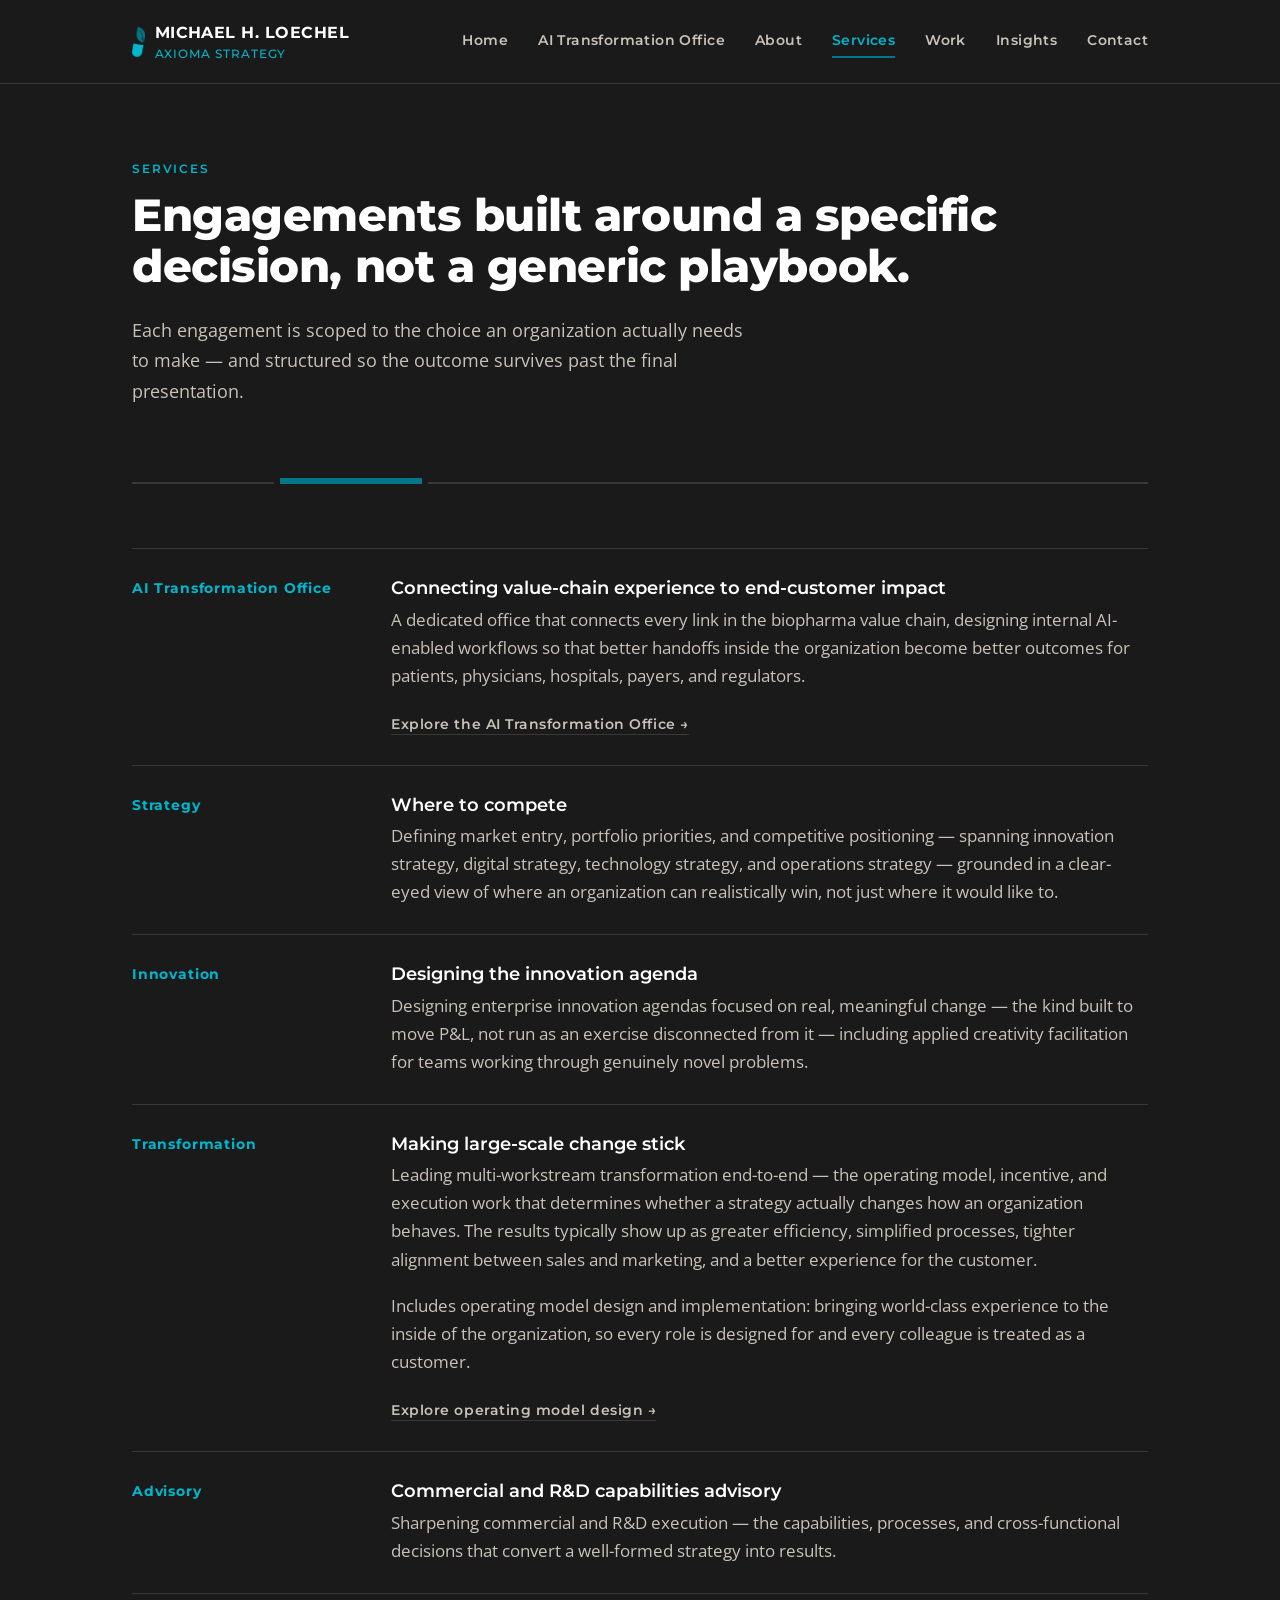
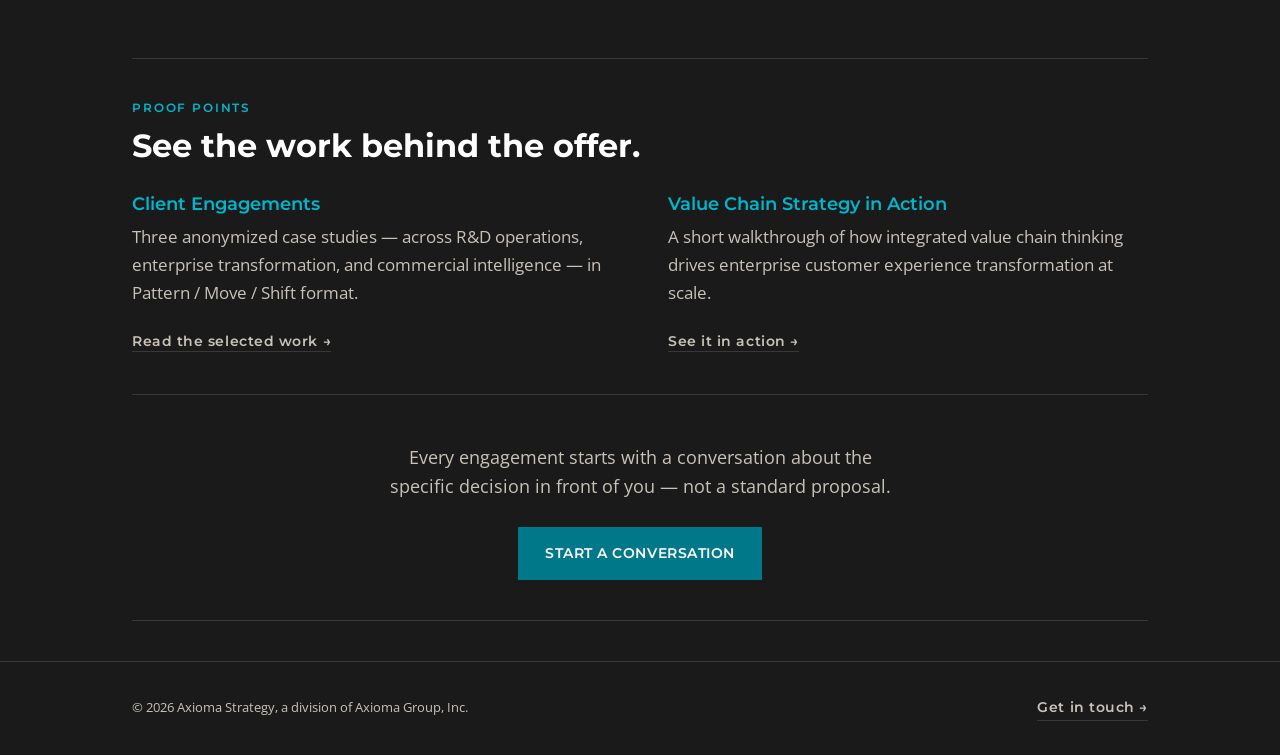
<file: services.html>
<!DOCTYPE html>
<html lang="en">
<head>
<meta charset="UTF-8">
<meta name="viewport" content="width=device-width, initial-scale=1.0">
<title>Services — Michael H. Loechel</title>
<meta name="description" content="Strategy, innovation, transformation, and commercial advisory services offered by Michael H. Loechel.">
<link rel="icon" href="favicon.png" type="image/png">
<link rel="stylesheet" href="style.css">
</head>
<body>

<header class="site">
  <div class="nav-row">
    <a href="index.html" class="brand" style="text-decoration:none;">
      <img class="brand-mark" src="axioma-mark.png" alt="Axioma mark">
      <span class="brand-text">
        <span class="brand-name">Michael H. Loechel</span><br>
        <span class="brand-firm">Axioma Strategy</span>
      </span>
    </a>
    <nav class="main">
      <a href="index.html">Home</a>
      <a href="ai-transformation-office.html">AI Transformation Office</a>
      <a href="about.html">About</a>
      <a href="services.html" class="active">Services</a>
      <a href="work.html">Work</a>
      <a href="insights.html">Insights</a>
      <a href="contact.html">Contact</a>
    </nav>
  </div>
</header>

<main>
  <div class="wrap hero" style="padding-bottom:0;">
    <span class="eyebrow">Services</span>
    <h1 style="font-size:clamp(2rem,3.6vw,2.8rem);">Engagements built around a specific decision, not a generic playbook.</h1>
    <p class="hero-lede" style="max-width:62ch;">Each engagement is scoped to the choice an organization actually needs to make — and structured so the outcome survives past the final presentation.</p>
  </div>

  <div class="wrap"><div class="cascade-divider"><span></span><span></span><span></span><span></span></div></div>

  <div class="wrap">
    <section style="padding-top:0;">

      <div class="service-item">
        <div class="service-num">AI Transformation Office</div>
        <div class="service-body">
          <h3>Connecting value-chain experience to end-customer impact</h3>
          <p>A dedicated office that connects every link in the biopharma value chain, designing internal AI-enabled workflows so that better handoffs inside the organization become better outcomes for patients, physicians, hospitals, payers, and regulators.</p>
          <p><a href="ai-transformation-office.html" class="btn-ghost">Explore the AI Transformation Office &#8594;</a></p>
        </div>
      </div>

      <div class="service-item">
        <div class="service-num">Strategy</div>
        <div class="service-body">
          <h3>Where to compete</h3>
          <p>Defining market entry, portfolio priorities, and competitive positioning — spanning innovation strategy, digital strategy, technology strategy, and operations strategy — grounded in a clear-eyed view of where an organization can realistically win, not just where it would like to.</p>
        </div>
      </div>

      <div class="service-item">
        <div class="service-num">Innovation</div>
        <div class="service-body">
          <h3>Designing the innovation agenda</h3>
          <p>Designing enterprise innovation agendas focused on real, meaningful change — the kind built to move P&amp;L, not run as an exercise disconnected from it — including applied creativity facilitation for teams working through genuinely novel problems.</p>
        </div>
      </div>

      <div class="service-item">
        <div class="service-num">Transformation</div>
        <div class="service-body">
          <h3>Making large-scale change stick</h3>
          <p>Leading multi-workstream transformation end-to-end — the operating model, incentive, and execution work that determines whether a strategy actually changes how an organization behaves. The results typically show up as greater efficiency, simplified processes, tighter alignment between sales and marketing, and a better experience for the customer.</p>
          <p>Includes operating model design and implementation: bringing world-class experience to the inside of the organization, so every role is designed for and every colleague is treated as a customer.</p>
          <p><a href="operating-model.html" class="btn-ghost">Explore operating model design &#8594;</a></p>
        </div>
      </div>

      <div class="service-item">
        <div class="service-num">Advisory</div>
        <div class="service-body">
          <h3>Commercial and R&amp;D capabilities advisory</h3>
          <p>Sharpening commercial and R&amp;D execution — the capabilities, processes, and cross-functional decisions that convert a well-formed strategy into results.</p>
        </div>
      </div>

    </section>
  </div>

  <div class="wrap">
    <section style="padding:40px 0;border-top:1px solid var(--line);border-bottom:1px solid var(--line);">
      <div class="section-head" style="max-width:none;margin-bottom:28px;">
        <span class="eyebrow">Proof Points</span>
        <h2>See the work behind the offer.</h2>
      </div>
      <div class="two-col">
        <div>
          <h3 style="color:var(--copper-bright);margin-bottom:.5em;">Client Engagements</h3>
          <p>Three anonymized case studies — across R&amp;D operations, enterprise transformation, and commercial intelligence — in Pattern&nbsp;/&nbsp;Move&nbsp;/&nbsp;Shift format.</p>
          <a href="work.html" class="btn-ghost">Read the selected work &#8594;</a>
        </div>
        <div>
          <h3 style="color:var(--copper-bright);margin-bottom:.5em;">Value Chain Strategy in Action</h3>
          <p>A short walkthrough of how integrated value chain thinking drives enterprise customer experience transformation at scale.</p>
          <a href="value-chain-innovation.html" class="btn-ghost">See it in action &#8594;</a>
        </div>
      </div>
    </section>
  </div>

  <div class="wrap">
    <div class="contact-block" style="text-align:center;border-top:none;">
      <p style="font-size:1.1rem;max-width:52ch;margin:0 auto 26px auto;">Every engagement starts with a conversation about the specific decision in front of you — not a standard proposal.</p>
      <a href="contact.html" class="btn">Start a Conversation</a>
    </div>
  </div>
</main>

<footer class="site">
  <div class="wrap footer-row">
    <span class="footer-legal">© 2026 Axioma Strategy, a division of Axioma Group, Inc.</span>
    <a href="contact.html" class="btn-ghost">Get in touch →</a>
  </div>
</footer>

</body>
</html>
</file>
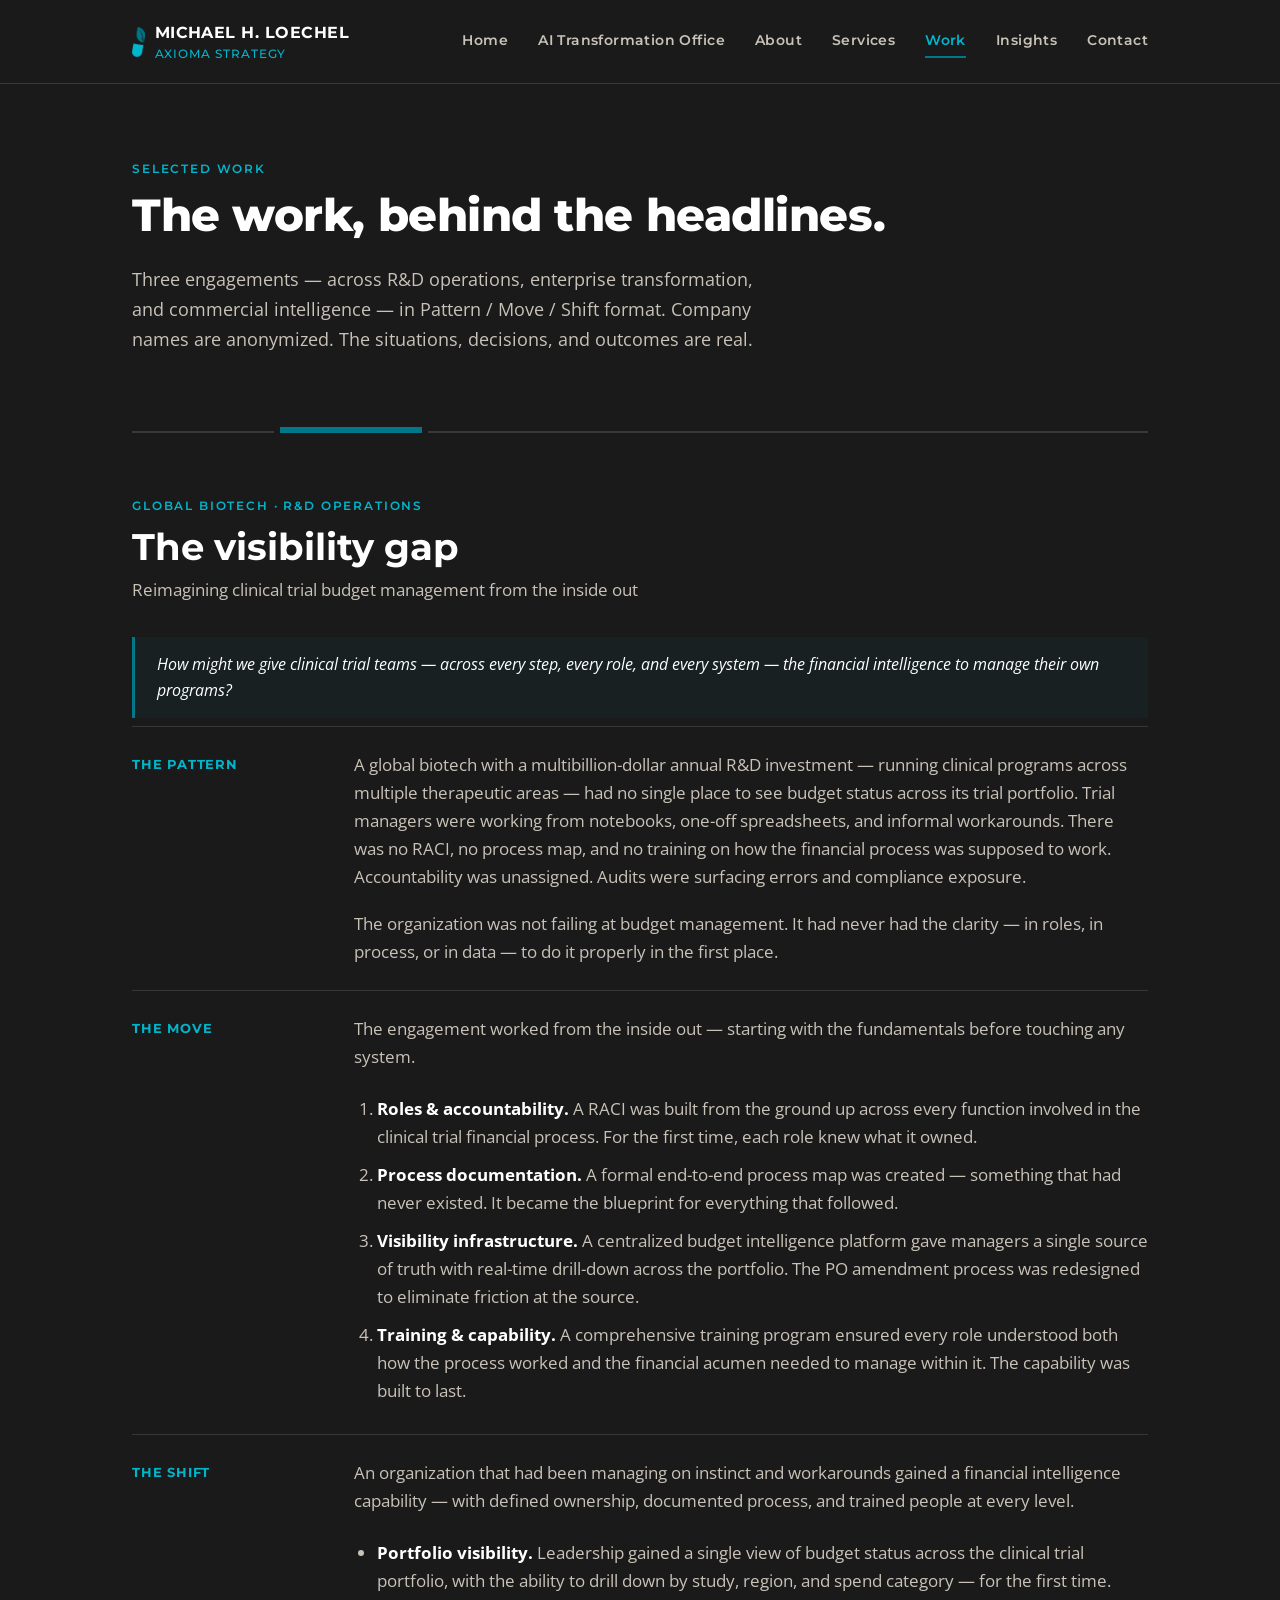
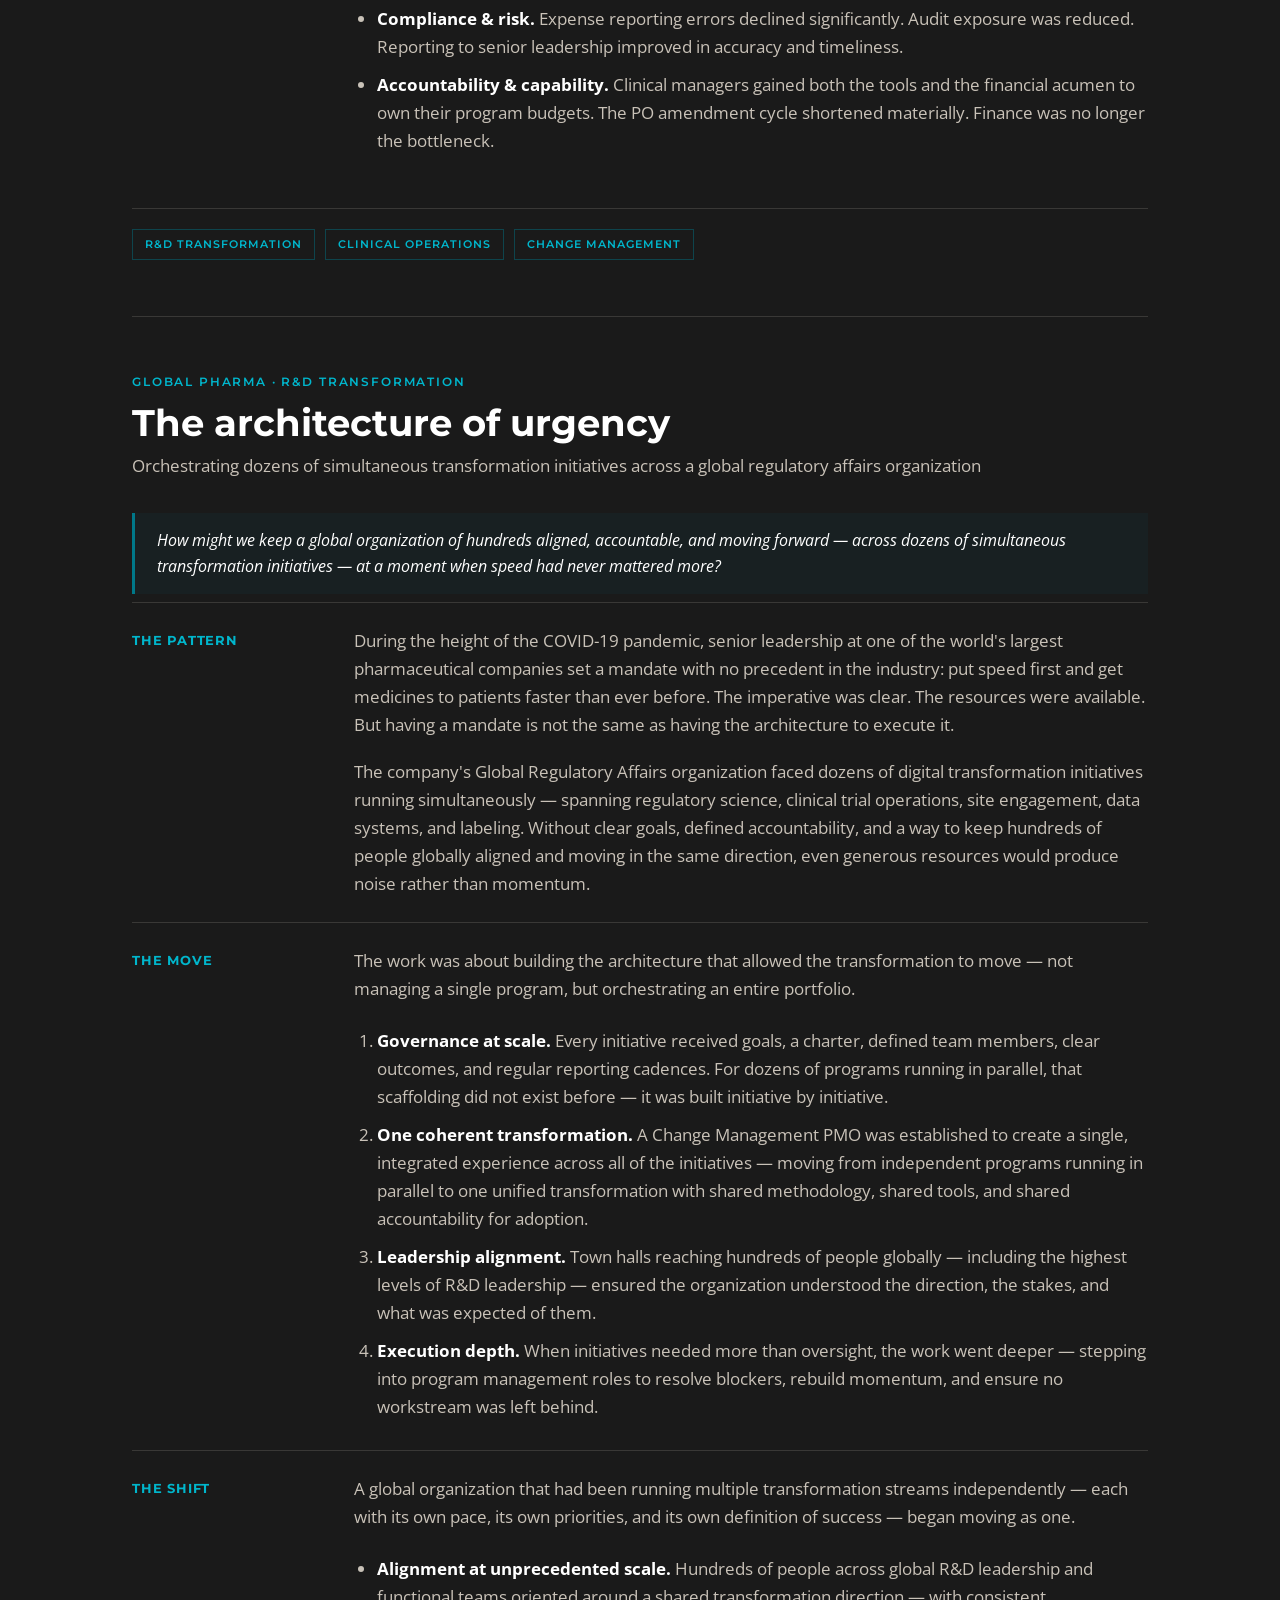
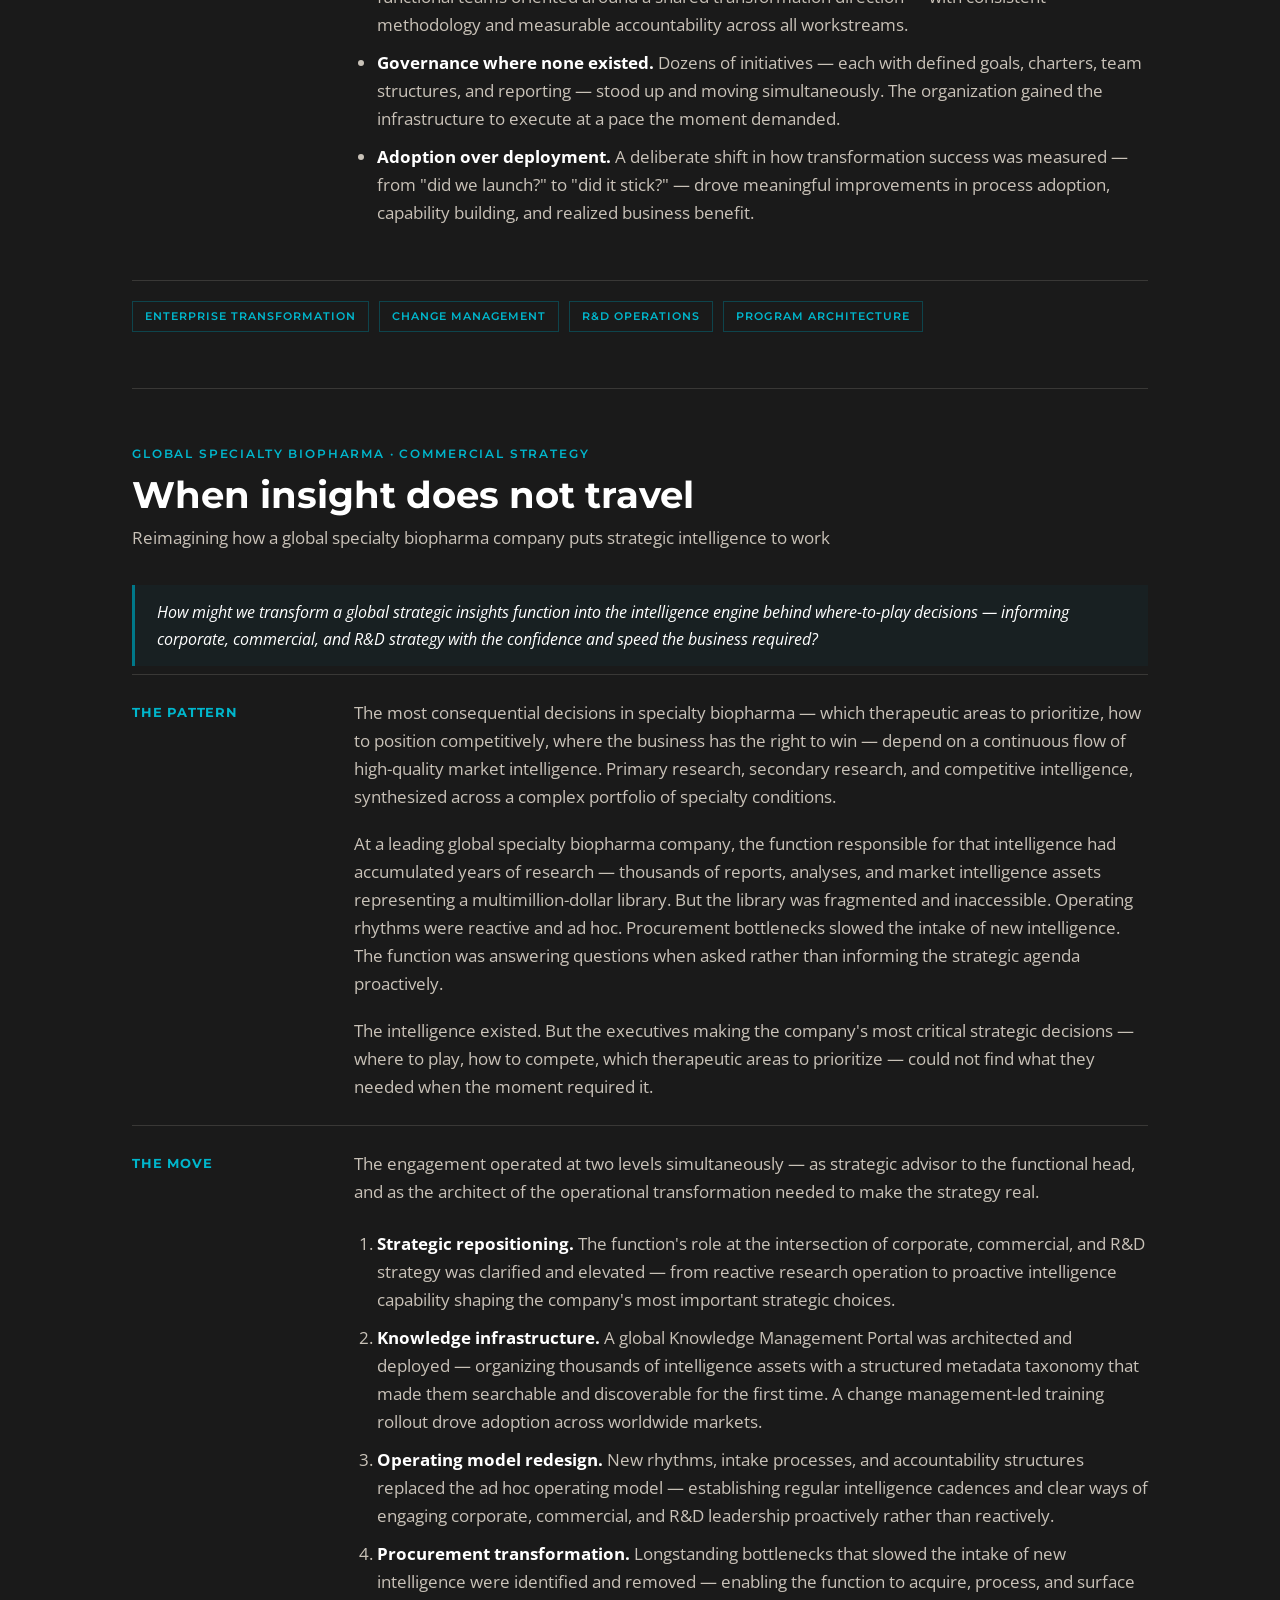
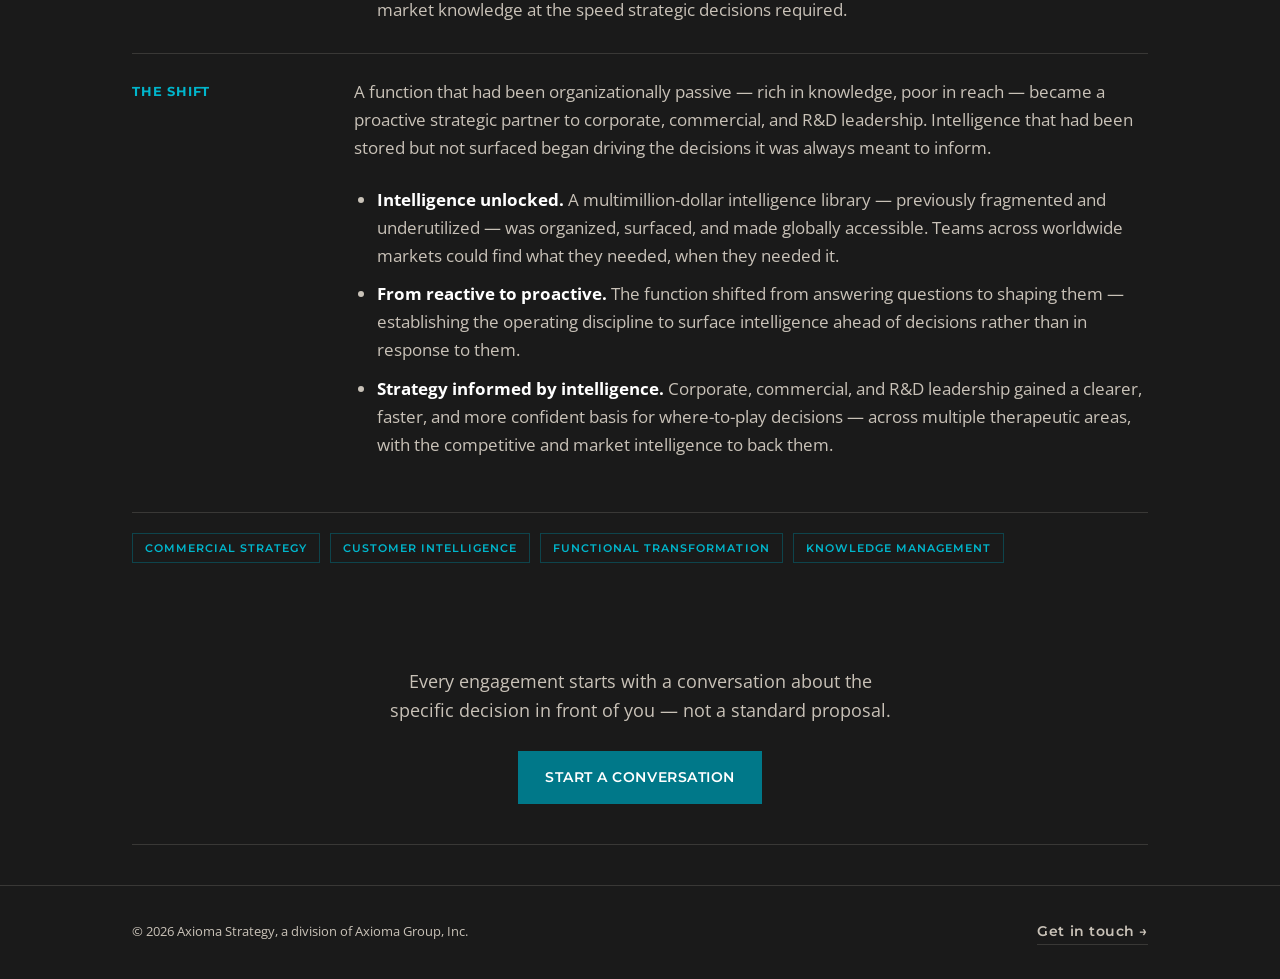
<file: work.html>
<!DOCTYPE html>
<html lang="en">
<head>
<meta charset="UTF-8">
<meta name="viewport" content="width=device-width, initial-scale=1.0">
<title>Selected Work — Michael H. Loechel</title>
<meta name="description" content="Three anonymized case studies from Michael H. Loechel's client work — across R&D operations, global transformation, and commercial strategy.">
<link rel="icon" href="favicon.png" type="image/png">
<link rel="stylesheet" href="style.css">
</head>
<body>

<header class="site">
  <div class="nav-row">
    <a href="index.html" class="brand" style="text-decoration:none;">
      <img class="brand-mark" src="axioma-mark.png" alt="Axioma mark">
      <span class="brand-text">
        <span class="brand-name">Michael H. Loechel</span><br>
        <span class="brand-firm">Axioma Strategy</span>
      </span>
    </a>
    <nav class="main">
      <a href="index.html">Home</a>
      <a href="ai-transformation-office.html">AI Transformation Office</a>
      <a href="about.html">About</a>
      <a href="services.html">Services</a>
      <a href="work.html" class="active">Work</a>
      <a href="insights.html">Insights</a>
      <a href="contact.html">Contact</a>
    </nav>
  </div>
</header>

<main>
  <div class="wrap hero" style="padding-bottom:0;">
    <span class="eyebrow">Selected Work</span>
    <h1 style="font-size:clamp(2rem,3.6vw,2.8rem);">The work, behind the headlines.</h1>
    <p class="hero-lede" style="max-width:64ch;">Three engagements — across R&amp;D operations, enterprise transformation, and commercial intelligence — in Pattern&nbsp;/&nbsp;Move&nbsp;/&nbsp;Shift format. Company names are anonymized. The situations, decisions, and outcomes are real.</p>
  </div>

  <div class="wrap"><div class="cascade-divider"><span></span><span></span><span></span><span></span></div></div>

  <div class="wrap">

    <!-- ── Case Study 1 ─────────────────────────────────────── -->
    <div class="cs-block" id="cs1">
      <span class="eyebrow">Global Biotech · R&amp;D Operations</span>
      <h2 class="cs-title">The visibility gap</h2>
      <p class="cs-subtitle">Reimagining clinical trial budget management from the inside out</p>

      <div class="cs-challenge">
        <p>How might we give clinical trial teams — across every step, every role, and every system — the financial intelligence to manage their own programs?</p>
      </div>

      <div class="cs-section">
        <div class="cs-section-label">The Pattern</div>
        <div class="cs-body">
          <p>A global biotech with a multibillion-dollar annual R&amp;D investment — running clinical programs across multiple therapeutic areas — had no single place to see budget status across its trial portfolio. Trial managers were working from notebooks, one-off spreadsheets, and informal workarounds. There was no RACI, no process map, and no training on how the financial process was supposed to work. Accountability was unassigned. Audits were surfacing errors and compliance exposure.</p>
          <p>The organization was not failing at budget management. It had never had the clarity — in roles, in process, or in data — to do it properly in the first place.</p>
        </div>
      </div>

      <div class="cs-section">
        <div class="cs-section-label">The Move</div>
        <div class="cs-body">
          <p>The engagement worked from the inside out — starting with the fundamentals before touching any system.</p>
          <ol>
            <li><strong>Roles &amp; accountability.</strong> A RACI was built from the ground up across every function involved in the clinical trial financial process. For the first time, each role knew what it owned.</li>
            <li><strong>Process documentation.</strong> A formal end-to-end process map was created — something that had never existed. It became the blueprint for everything that followed.</li>
            <li><strong>Visibility infrastructure.</strong> A centralized budget intelligence platform gave managers a single source of truth with real-time drill-down across the portfolio. The PO amendment process was redesigned to eliminate friction at the source.</li>
            <li><strong>Training &amp; capability.</strong> A comprehensive training program ensured every role understood both how the process worked and the financial acumen needed to manage within it. The capability was built to last.</li>
          </ol>
        </div>
      </div>

      <div class="cs-section">
        <div class="cs-section-label">The Shift</div>
        <div class="cs-body">
          <p>An organization that had been managing on instinct and workarounds gained a financial intelligence capability — with defined ownership, documented process, and trained people at every level.</p>
          <ul>
            <li><strong>Portfolio visibility.</strong> Leadership gained a single view of budget status across the clinical trial portfolio, with the ability to drill down by study, region, and spend category — for the first time.</li>
            <li><strong>Compliance &amp; risk.</strong> Expense reporting errors declined significantly. Audit exposure was reduced. Reporting to senior leadership improved in accuracy and timeliness.</li>
            <li><strong>Accountability &amp; capability.</strong> Clinical managers gained both the tools and the financial acumen to own their program budgets. The PO amendment cycle shortened materially. Finance was no longer the bottleneck.</li>
          </ul>
        </div>
      </div>

      <div class="cs-footer-tags">
        <span class="cs-pill">R&amp;D Transformation</span>
        <span class="cs-pill">Clinical Operations</span>
        <span class="cs-pill">Change Management</span>
      </div>
    </div>

    <!-- ── Case Study 2 ─────────────────────────────────────── -->
    <div class="cs-block" id="cs2">
      <span class="eyebrow">Global Pharma · R&amp;D Transformation</span>
      <h2 class="cs-title">The architecture of urgency</h2>
      <p class="cs-subtitle">Orchestrating dozens of simultaneous transformation initiatives across a global regulatory affairs organization</p>

      <div class="cs-challenge">
        <p>How might we keep a global organization of hundreds aligned, accountable, and moving forward — across dozens of simultaneous transformation initiatives — at a moment when speed had never mattered more?</p>
      </div>

      <div class="cs-section">
        <div class="cs-section-label">The Pattern</div>
        <div class="cs-body">
          <p>During the height of the COVID-19 pandemic, senior leadership at one of the world's largest pharmaceutical companies set a mandate with no precedent in the industry: put speed first and get medicines to patients faster than ever before. The imperative was clear. The resources were available. But having a mandate is not the same as having the architecture to execute it.</p>
          <p>The company's Global Regulatory Affairs organization faced dozens of digital transformation initiatives running simultaneously — spanning regulatory science, clinical trial operations, site engagement, data systems, and labeling. Without clear goals, defined accountability, and a way to keep hundreds of people globally aligned and moving in the same direction, even generous resources would produce noise rather than momentum.</p>
        </div>
      </div>

      <div class="cs-section">
        <div class="cs-section-label">The Move</div>
        <div class="cs-body">
          <p>The work was about building the architecture that allowed the transformation to move — not managing a single program, but orchestrating an entire portfolio.</p>
          <ol>
            <li><strong>Governance at scale.</strong> Every initiative received goals, a charter, defined team members, clear outcomes, and regular reporting cadences. For dozens of programs running in parallel, that scaffolding did not exist before — it was built initiative by initiative.</li>
            <li><strong>One coherent transformation.</strong> A Change Management PMO was established to create a single, integrated experience across all of the initiatives — moving from independent programs running in parallel to one unified transformation with shared methodology, shared tools, and shared accountability for adoption.</li>
            <li><strong>Leadership alignment.</strong> Town halls reaching hundreds of people globally — including the highest levels of R&amp;D leadership — ensured the organization understood the direction, the stakes, and what was expected of them.</li>
            <li><strong>Execution depth.</strong> When initiatives needed more than oversight, the work went deeper — stepping into program management roles to resolve blockers, rebuild momentum, and ensure no workstream was left behind.</li>
          </ol>
        </div>
      </div>

      <div class="cs-section">
        <div class="cs-section-label">The Shift</div>
        <div class="cs-body">
          <p>A global organization that had been running multiple transformation streams independently — each with its own pace, its own priorities, and its own definition of success — began moving as one.</p>
          <ul>
            <li><strong>Alignment at unprecedented scale.</strong> Hundreds of people across global R&amp;D leadership and functional teams oriented around a shared transformation direction — with consistent methodology and measurable accountability across all workstreams.</li>
            <li><strong>Governance where none existed.</strong> Dozens of initiatives — each with defined goals, charters, team structures, and reporting — stood up and moving simultaneously. The organization gained the infrastructure to execute at a pace the moment demanded.</li>
            <li><strong>Adoption over deployment.</strong> A deliberate shift in how transformation success was measured — from "did we launch?" to "did it stick?" — drove meaningful improvements in process adoption, capability building, and realized business benefit.</li>
          </ul>
        </div>
      </div>

      <div class="cs-footer-tags">
        <span class="cs-pill">Enterprise Transformation</span>
        <span class="cs-pill">Change Management</span>
        <span class="cs-pill">R&amp;D Operations</span>
        <span class="cs-pill">Program Architecture</span>
      </div>
    </div>

    <!-- ── Case Study 3 ─────────────────────────────────────── -->
    <div class="cs-block" id="cs3">
      <span class="eyebrow">Global Specialty Biopharma · Commercial Strategy</span>
      <h2 class="cs-title">When insight does not travel</h2>
      <p class="cs-subtitle">Reimagining how a global specialty biopharma company puts strategic intelligence to work</p>

      <div class="cs-challenge">
        <p>How might we transform a global strategic insights function into the intelligence engine behind where-to-play decisions — informing corporate, commercial, and R&amp;D strategy with the confidence and speed the business required?</p>
      </div>

      <div class="cs-section">
        <div class="cs-section-label">The Pattern</div>
        <div class="cs-body">
          <p>The most consequential decisions in specialty biopharma — which therapeutic areas to prioritize, how to position competitively, where the business has the right to win — depend on a continuous flow of high-quality market intelligence. Primary research, secondary research, and competitive intelligence, synthesized across a complex portfolio of specialty conditions.</p>
          <p>At a leading global specialty biopharma company, the function responsible for that intelligence had accumulated years of research — thousands of reports, analyses, and market intelligence assets representing a multimillion-dollar library. But the library was fragmented and inaccessible. Operating rhythms were reactive and ad hoc. Procurement bottlenecks slowed the intake of new intelligence. The function was answering questions when asked rather than informing the strategic agenda proactively.</p>
          <p>The intelligence existed. But the executives making the company's most critical strategic decisions — where to play, how to compete, which therapeutic areas to prioritize — could not find what they needed when the moment required it.</p>
        </div>
      </div>

      <div class="cs-section">
        <div class="cs-section-label">The Move</div>
        <div class="cs-body">
          <p>The engagement operated at two levels simultaneously — as strategic advisor to the functional head, and as the architect of the operational transformation needed to make the strategy real.</p>
          <ol>
            <li><strong>Strategic repositioning.</strong> The function's role at the intersection of corporate, commercial, and R&amp;D strategy was clarified and elevated — from reactive research operation to proactive intelligence capability shaping the company's most important strategic choices.</li>
            <li><strong>Knowledge infrastructure.</strong> A global Knowledge Management Portal was architected and deployed — organizing thousands of intelligence assets with a structured metadata taxonomy that made them searchable and discoverable for the first time. A change management-led training rollout drove adoption across worldwide markets.</li>
            <li><strong>Operating model redesign.</strong> New rhythms, intake processes, and accountability structures replaced the ad hoc operating model — establishing regular intelligence cadences and clear ways of engaging corporate, commercial, and R&amp;D leadership proactively rather than reactively.</li>
            <li><strong>Procurement transformation.</strong> Longstanding bottlenecks that slowed the intake of new intelligence were identified and removed — enabling the function to acquire, process, and surface market knowledge at the speed strategic decisions required.</li>
          </ol>
        </div>
      </div>

      <div class="cs-section">
        <div class="cs-section-label">The Shift</div>
        <div class="cs-body">
          <p>A function that had been organizationally passive — rich in knowledge, poor in reach — became a proactive strategic partner to corporate, commercial, and R&amp;D leadership. Intelligence that had been stored but not surfaced began driving the decisions it was always meant to inform.</p>
          <ul>
            <li><strong>Intelligence unlocked.</strong> A multimillion-dollar intelligence library — previously fragmented and underutilized — was organized, surfaced, and made globally accessible. Teams across worldwide markets could find what they needed, when they needed it.</li>
            <li><strong>From reactive to proactive.</strong> The function shifted from answering questions to shaping them — establishing the operating discipline to surface intelligence ahead of decisions rather than in response to them.</li>
            <li><strong>Strategy informed by intelligence.</strong> Corporate, commercial, and R&amp;D leadership gained a clearer, faster, and more confident basis for where-to-play decisions — across multiple therapeutic areas, with the competitive and market intelligence to back them.</li>
          </ul>
        </div>
      </div>

      <div class="cs-footer-tags">
        <span class="cs-pill">Commercial Strategy</span>
        <span class="cs-pill">Customer Intelligence</span>
        <span class="cs-pill">Functional Transformation</span>
        <span class="cs-pill">Knowledge Management</span>
      </div>
    </div>

  </div><!-- /.wrap -->

  <div class="wrap">
    <div class="contact-block" style="text-align:center;border-top:none;">
      <p style="font-size:1.1rem;max-width:52ch;margin:0 auto 26px auto;">Every engagement starts with a conversation about the specific decision in front of you — not a standard proposal.</p>
      <a href="contact.html" class="btn">Start a Conversation</a>
    </div>
  </div>
</main>

<footer class="site">
  <div class="wrap footer-row">
    <span class="footer-legal">© 2026 Axioma Strategy, a division of Axioma Group, Inc.</span>
    <a href="contact.html" class="btn-ghost">Get in touch →</a>
  </div>
</footer>

</body>
</html>
</file>
<file: style.css>
@import url('https://fonts.googleapis.com/css2?family=Montserrat:wght@400;500;600;700;800&family=Open+Sans:wght@400;500;600&display=swap');

:root{
  --bg:#1A1A1A;
  --text:#FFFFFF;
  --text-dim:#C9C2B8;
  --copper:#007889;
  --copper-bright:#00B6CC;
  --line:rgba(244,238,227,0.14);
  --max:1080px;
}

*{box-sizing:border-box;}
html{scroll-behavior:smooth;}
body{
  margin:0;
  background:var(--bg);
  color:var(--text);
  font-family:'Open Sans',Tahoma,Arial,sans-serif;
  font-size:17px;
  line-height:1.65;
  -webkit-font-smoothing:antialiased;
}

a{color:var(--copper-bright);text-decoration:none;}
a:hover{color:var(--copper);text-decoration:underline;}
a:focus-visible, button:focus-visible{outline:2px solid var(--copper-bright);outline-offset:3px;}

h1,h2,h3{
  font-family:'Montserrat',Arial,sans-serif;
  color:var(--text);
  margin:0 0 .5em 0;
  line-height:1.15;
}
h1{font-weight:800;font-size:clamp(2.4rem,4.5vw,3.6rem);letter-spacing:-0.01em;}
h2{font-weight:700;font-size:clamp(1.5rem,2.6vw,2rem);}
h3{font-weight:600;font-size:1.15rem;}

p{margin:0 0 1.1em 0;color:var(--text-dim);}
p:last-child{margin-bottom:0;}

.eyebrow{
  font-family:'Montserrat',Arial,sans-serif;
  font-weight:600;
  font-size:.72rem;
  letter-spacing:.16em;
  text-transform:uppercase;
  color:var(--copper-bright);
  margin:0 0 .9em 0;
  display:block;
}

.wrap{max-width:var(--max);margin:0 auto;padding:0 32px;}

/* ---------- Nav ---------- */
header.site{
  border-bottom:1px solid var(--line);
  background:var(--bg);
  position:sticky;top:0;z-index:10;
}
.nav-row{
  max-width:var(--max);margin:0 auto;padding:22px 32px;
  display:flex;justify-content:space-between;align-items:center;gap:24px;flex-wrap:wrap;
}
.brand{display:flex;align-items:center;gap:10px;}
.brand-text{line-height:1.15;}
.brand-name{
  font-family:'Montserrat',Arial,sans-serif;font-weight:700;
  font-size:1.02rem;letter-spacing:.03em;color:var(--text);
  text-transform:uppercase;
}
.brand-firm{
  font-family:'Montserrat',Arial,sans-serif;font-weight:500;
  font-size:.72rem;letter-spacing:.08em;color:var(--copper-bright);
  text-transform:uppercase;
}
.brand-mark{height:30px;width:auto;flex-shrink:0;}

nav.main{display:flex;gap:30px;}
nav.main a{
  font-family:'Montserrat',Arial,sans-serif;font-weight:600;font-size:.85rem;
  letter-spacing:.03em;color:var(--text-dim);text-decoration:none;
  padding:4px 0;border-bottom:2px solid transparent;
}
nav.main a:hover{color:var(--text);text-decoration:none;border-bottom-color:var(--line);}
nav.main a.active{color:var(--copper-bright);border-bottom-color:var(--copper);}

/* ---------- Hero ---------- */
.hero{padding-top:76px;padding-bottom:56px;}
.hero-grid{
  display:grid;grid-template-columns:1.15fr .85fr;gap:56px;align-items:center;
}
.hero-lede{font-size:1.15rem;color:var(--text-dim);max-width:46ch;}
.hero-cascade{width:100%;height:auto;}
.cta-row{margin-top:34px;display:flex;gap:22px;align-items:center;flex-wrap:wrap;}
.btn{
  font-family:'Montserrat',Arial,sans-serif;font-weight:600;font-size:.85rem;
  letter-spacing:.04em;text-transform:uppercase;
  background:var(--copper);color:var(--text);padding:14px 26px;
  border:1px solid var(--copper);display:inline-block;text-decoration:none;
}
.btn:hover{background:var(--copper-bright);border-color:var(--copper-bright);color:#101014;text-decoration:none;}
.btn-ghost{
  font-family:'Montserrat',Arial,sans-serif;font-weight:600;font-size:.85rem;
  letter-spacing:.04em;color:var(--text-dim);text-decoration:none;
  border-bottom:1px solid var(--line);padding-bottom:2px;
}
.btn-ghost:hover{color:var(--copper-bright);border-color:var(--copper);}

/* ---------- Cascade divider (signature structural device) ---------- */
.cascade-divider{display:flex;height:14px;margin:64px 0;}
.cascade-divider span{height:2px;align-self:flex-end;background:var(--line);}
.cascade-divider span:nth-child(1){width:14%;}
.cascade-divider span:nth-child(2){width:14%;height:6px;background:var(--copper);margin:0 6px;}
.cascade-divider span:nth-child(3){width:14%;}
.cascade-divider span:nth-child(4){flex:1;}

/* ---------- Sections ---------- */
section{padding:8px 0 64px 0;}
.section-head{max-width:60ch;margin-bottom:36px;}

.stat-row{display:grid;grid-template-columns:repeat(3,1fr);gap:40px;margin-top:40px;}
.stat{border-top:2px solid var(--copper);padding-top:16px;}
.stat .num{
  font-family:'Montserrat',Arial,sans-serif;font-weight:800;font-size:2.1rem;color:var(--text);
  display:block;margin-bottom:6px;
}
.stat .label{color:var(--text-dim);font-size:.92rem;}

.two-col{display:grid;grid-template-columns:1fr 1fr;gap:56px;}
.list-clean{list-style:none;margin:0;padding:0;}
.list-clean li{padding:6px 0;}

.service-item{padding:28px 0;border-top:1px solid var(--line);display:grid;grid-template-columns:.6fr 2fr;gap:32px;}
.service-item:last-child{border-bottom:1px solid var(--line);}
.service-num{font-family:'Montserrat',Arial,sans-serif;font-weight:700;color:var(--copper-bright);font-size:.85rem;letter-spacing:.06em;}
.service-body h3{margin-bottom:.4em;color:var(--text);}
.service-body p{color:var(--text-dim);}

.credentials dt{
  font-family:'Montserrat',Arial,sans-serif;font-weight:600;font-size:.78rem;
  letter-spacing:.06em;text-transform:uppercase;color:var(--copper-bright);
  margin-top:24px;
}
.credentials dt:first-child{margin-top:0;}
.credentials dd{margin:8px 0 0 0;color:var(--text-dim);padding-bottom:18px;border-bottom:1px solid var(--line);}

/* ---------- Contact ---------- */
.contact-block{
  border-top:1px solid var(--line);border-bottom:1px solid var(--line);
  padding:40px 0;margin:8px 0 40px 0;
}
.contact-row{display:flex;justify-content:space-between;align-items:baseline;padding:14px 0;gap:20px;flex-wrap:wrap;}
.contact-row + .contact-row{border-top:1px solid var(--line);}
.contact-label{font-family:'Montserrat',Arial,sans-serif;font-weight:600;font-size:.78rem;letter-spacing:.06em;text-transform:uppercase;color:var(--text-dim);}
.contact-value{font-size:1.05rem;color:var(--text);}

/* ---------- Footer ---------- */
footer.site{border-top:1px solid var(--line);padding:34px 0;margin-top:40px;}
.footer-row{display:flex;justify-content:space-between;align-items:center;flex-wrap:wrap;gap:12px;}
.footer-legal{font-size:.82rem;color:var(--text-dim);}

@media (max-width:760px){
  .hero-grid{grid-template-columns:1fr;}
  .hero-cascade{max-width:220px;order:-1;}
  .two-col{grid-template-columns:1fr;gap:8px;}
  .stat-row{grid-template-columns:1fr;gap:24px;}
  .service-item{grid-template-columns:1fr;gap:8px;}
  .nav-row{padding:18px 20px;}
  .wrap{padding:0 20px;}
  nav.main{gap:18px;width:100%;justify-content:flex-start;}
}

@media (prefers-reduced-motion: reduce){
  html{scroll-behavior:auto;}
}

/* ---------- Case Studies ---------- */
.cs-block{padding:56px 0;border-top:1px solid var(--line);}
.cs-block:first-child{border-top:none;padding-top:0;}
.cs-title{font-size:clamp(1.7rem,3vw,2.3rem);margin-bottom:.2em;}
.cs-subtitle{color:var(--text-dim);font-size:1.05rem;margin-bottom:2em;}
.cs-challenge{border-left:3px solid var(--copper);padding:14px 22px;margin:0 0 8px 0;background:rgba(0,120,137,0.07);}
.cs-challenge p{color:var(--text);font-style:italic;font-size:1rem;margin:0;}
.cs-section{display:grid;grid-template-columns:.48fr 2fr;gap:32px;padding:24px 0;border-top:1px solid var(--line);}
.cs-section-label{font-family:'Montserrat',Arial,sans-serif;font-weight:700;color:var(--copper-bright);font-size:.82rem;letter-spacing:.06em;text-transform:uppercase;padding-top:3px;}
.cs-body p{color:var(--text-dim);}
.cs-body ol,.cs-body ul{margin:.5em 0 0 0;padding-left:1.3em;color:var(--text-dim);}
.cs-body ol li,.cs-body ul li{padding:5px 0;line-height:1.65;}
.cs-body strong{color:var(--text);}
.cs-footer-tags{margin-top:24px;padding-top:20px;border-top:1px solid var(--line);display:flex;flex-wrap:wrap;gap:10px;}
.cs-pill{font-family:'Montserrat',Arial,sans-serif;font-weight:600;font-size:.7rem;letter-spacing:.09em;text-transform:uppercase;padding:5px 12px;border:1px solid rgba(0,120,137,0.45);color:var(--copper-bright);}

/* ---------- Work preview cards (home page) ---------- */
.cs-preview-row{display:grid;grid-template-columns:repeat(3,1fr);gap:24px;margin-top:32px;}
.cs-preview-card{display:block;padding:24px 20px;border:1px solid var(--line);text-decoration:none;transition:border-color .18s ease;}
.cs-preview-card:hover{border-color:var(--copper);text-decoration:none;}
.cs-preview-tag{font-family:'Montserrat',Arial,sans-serif;font-weight:600;font-size:.68rem;letter-spacing:.1em;text-transform:uppercase;color:var(--copper-bright);display:block;margin-bottom:12px;}
.cs-preview-card h3{color:var(--text);margin-bottom:.35em;font-size:1.08rem;}
.cs-preview-card p{color:var(--text-dim);font-size:.9rem;margin:0;line-height:1.55;}

@media(max-width:760px){
  .cs-section{grid-template-columns:1fr;gap:8px;}
  .cs-block{padding:40px 0;}
  .cs-preview-row{grid-template-columns:1fr;gap:16px;}
}

/* ---------- Insights ---------- */
.insight-list{display:grid;gap:24px;margin-top:32px;}
.insight-card{display:block;padding:28px 26px;border:1px solid var(--line);text-decoration:none;transition:border-color .18s ease;}
.insight-card:hover{border-color:var(--copper);text-decoration:none;}
.insight-meta{font-family:'Montserrat',Arial,sans-serif;font-weight:600;font-size:.7rem;letter-spacing:.1em;text-transform:uppercase;color:var(--copper-bright);display:block;margin-bottom:12px;}
.insight-card h3{color:var(--text);font-size:1.3rem;margin-bottom:.45em;}
.insight-card p{color:var(--text-dim);font-size:.98rem;margin:0;}
.article{max-width:68ch;}
.article h1{font-size:clamp(1.9rem,3.4vw,2.6rem);margin-bottom:.4em;}
.article h2{font-size:1.3rem;margin:2em 0 .6em 0;}
.article p{color:var(--text-dim);font-size:1.02rem;}
.article p strong{color:var(--text);}
.article-meta{font-size:.88rem;color:var(--text-dim);margin-bottom:2em;}
.article-byline{margin-top:3em;padding-top:1.4em;border-top:1px solid var(--line);}
.article-byline p{font-size:.92rem;}

/* ---------- AI Transformation Office ---------- */
.aito-feature{display:grid;grid-template-columns:1.1fr .9fr;gap:56px;align-items:center;}
.aito-feature .aito-svg{width:100%;height:auto;max-width:400px;justify-self:center;}
.aito-sub{font-size:1.15rem;color:var(--text-dim);max-width:46ch;}
.aito-punch{font-family:'Montserrat',Arial,sans-serif;font-weight:700;font-size:1.25rem;line-height:1.35;color:var(--text);max-width:34ch;margin:0 0 28px 0;}
.aito-diagram{max-width:760px;margin:0 auto;}
.aito-diagram .aito-svg{width:100%;height:auto;display:block;}
.aito-legend{display:flex;flex-wrap:wrap;gap:12px 30px;justify-content:center;margin-top:20px;font-size:.86rem;color:var(--text-dim);}
.aito-legend span{display:inline-flex;align-items:center;gap:9px;}
.aito-legend i{display:inline-block;width:12px;height:12px;border-radius:50%;}
.aito-caption{max-width:62ch;margin:22px auto 0 auto;text-align:center;font-size:.98rem;}
.pms-grid{display:grid;grid-template-columns:repeat(3,1fr);gap:36px;margin-top:8px;}
.pms-item{border-top:2px solid var(--copper);padding-top:16px;}
.pms-item h3{color:var(--copper-bright);font-size:.82rem;letter-spacing:.14em;text-transform:uppercase;margin-bottom:.7em;}
.pms-item p{font-size:1rem;}
@media (max-width:760px){
  .aito-feature{grid-template-columns:1fr;gap:28px;}
  .aito-feature .aito-svg{order:-1;max-width:300px;}
  .pms-grid{grid-template-columns:1fr;gap:24px;}
}

.aito-pill{display:inline-flex;align-items:center;gap:10px;margin-top:26px;padding:7px 16px 7px 8px;border:1px solid rgba(0,120,137,0.6);border-radius:999px;font-family:'Montserrat',Arial,sans-serif;font-weight:600;font-size:.8rem;letter-spacing:.03em;color:var(--text);text-decoration:none;}
.aito-pill span{background:var(--copper);color:var(--text);border-radius:999px;padding:3px 10px;font-size:.66rem;letter-spacing:.12em;text-transform:uppercase;}
.aito-pill:hover{border-color:var(--copper-bright);color:var(--copper-bright);text-decoration:none;}
.aito-pill + .cta-row{margin-top:20px;}
</file>
